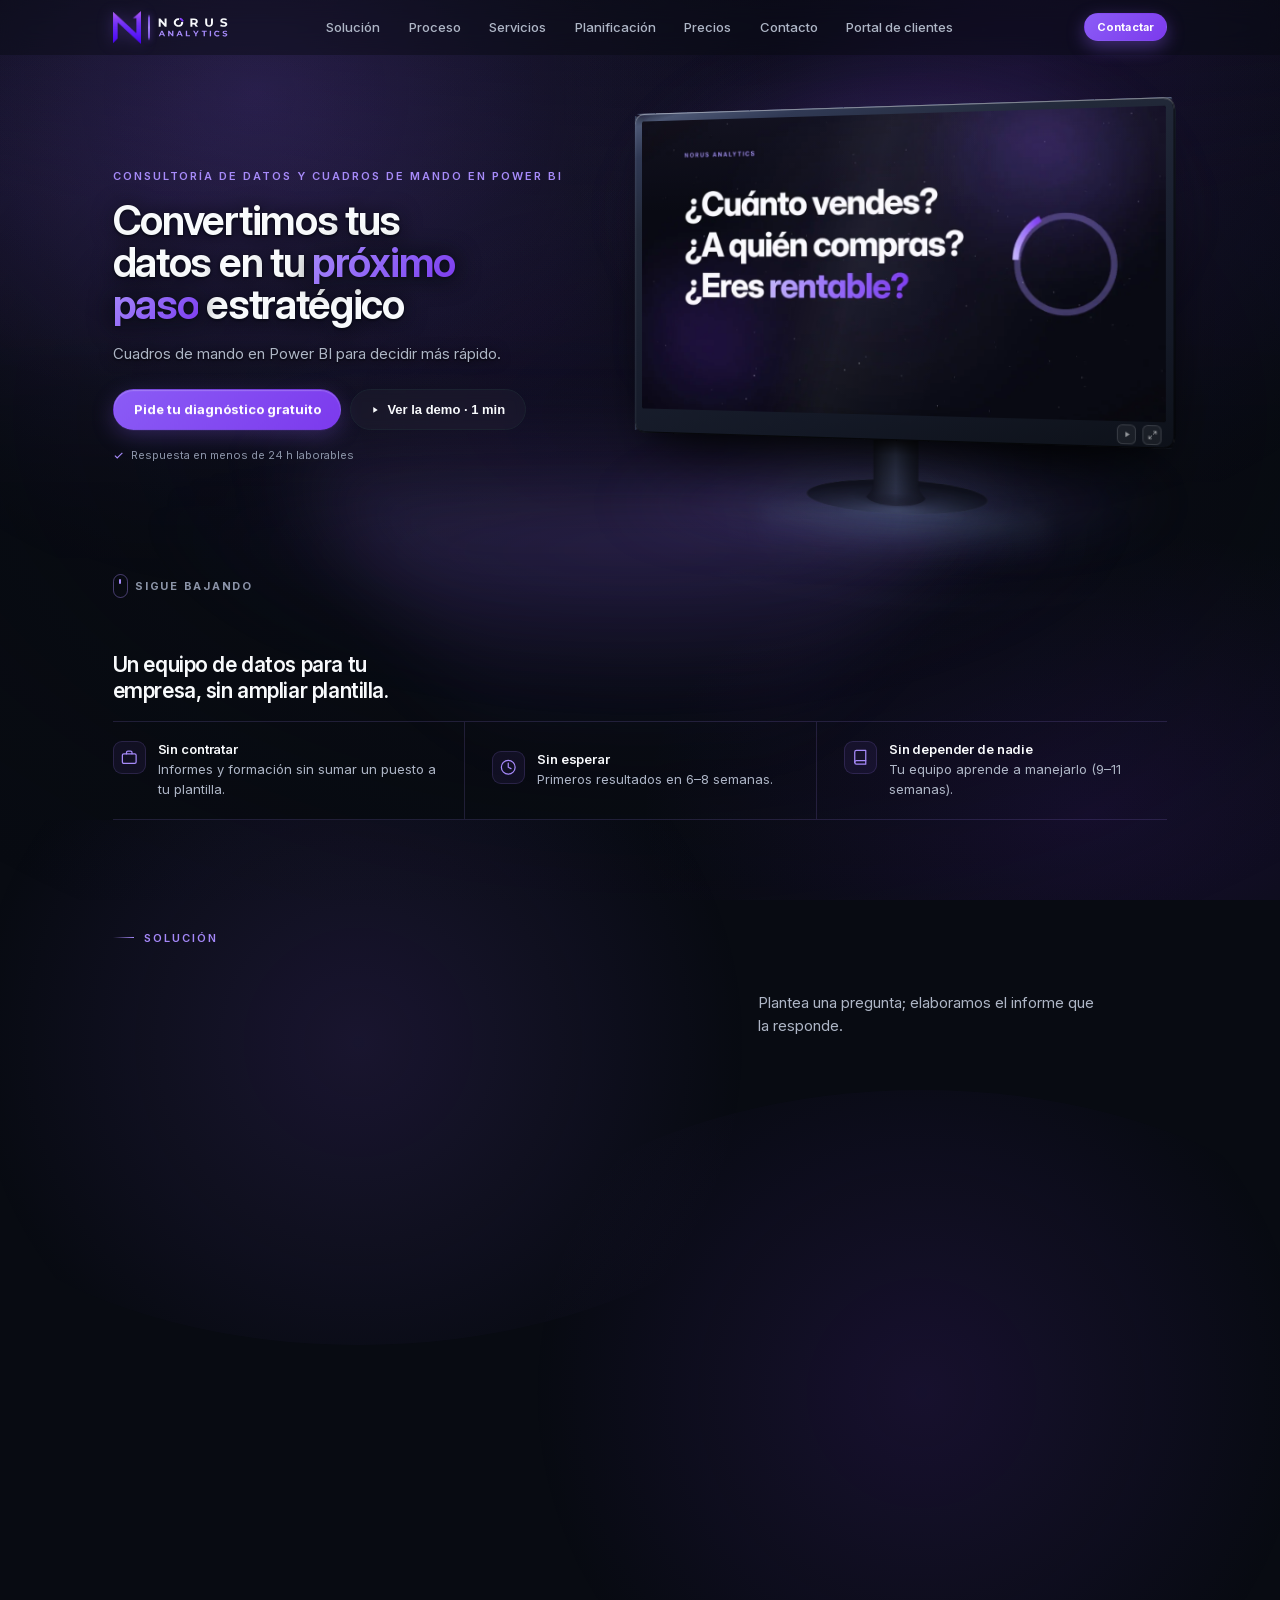
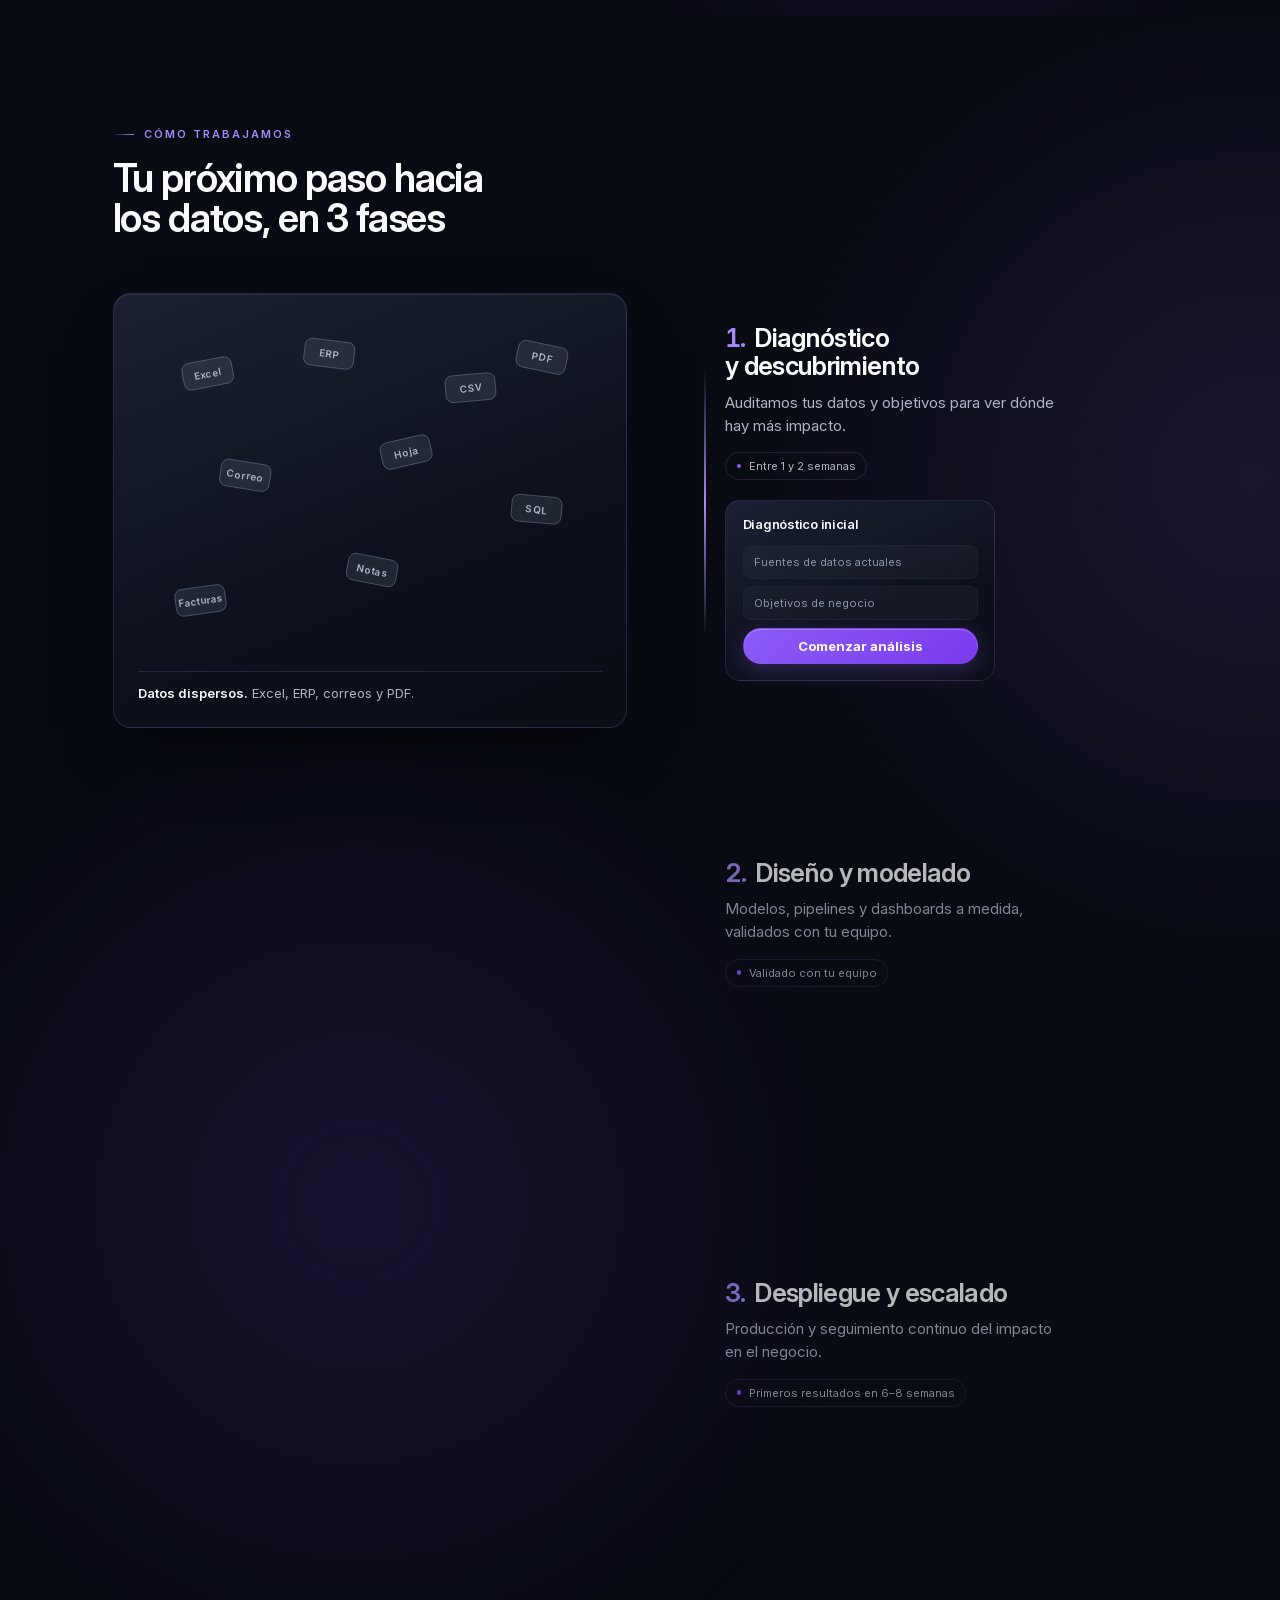
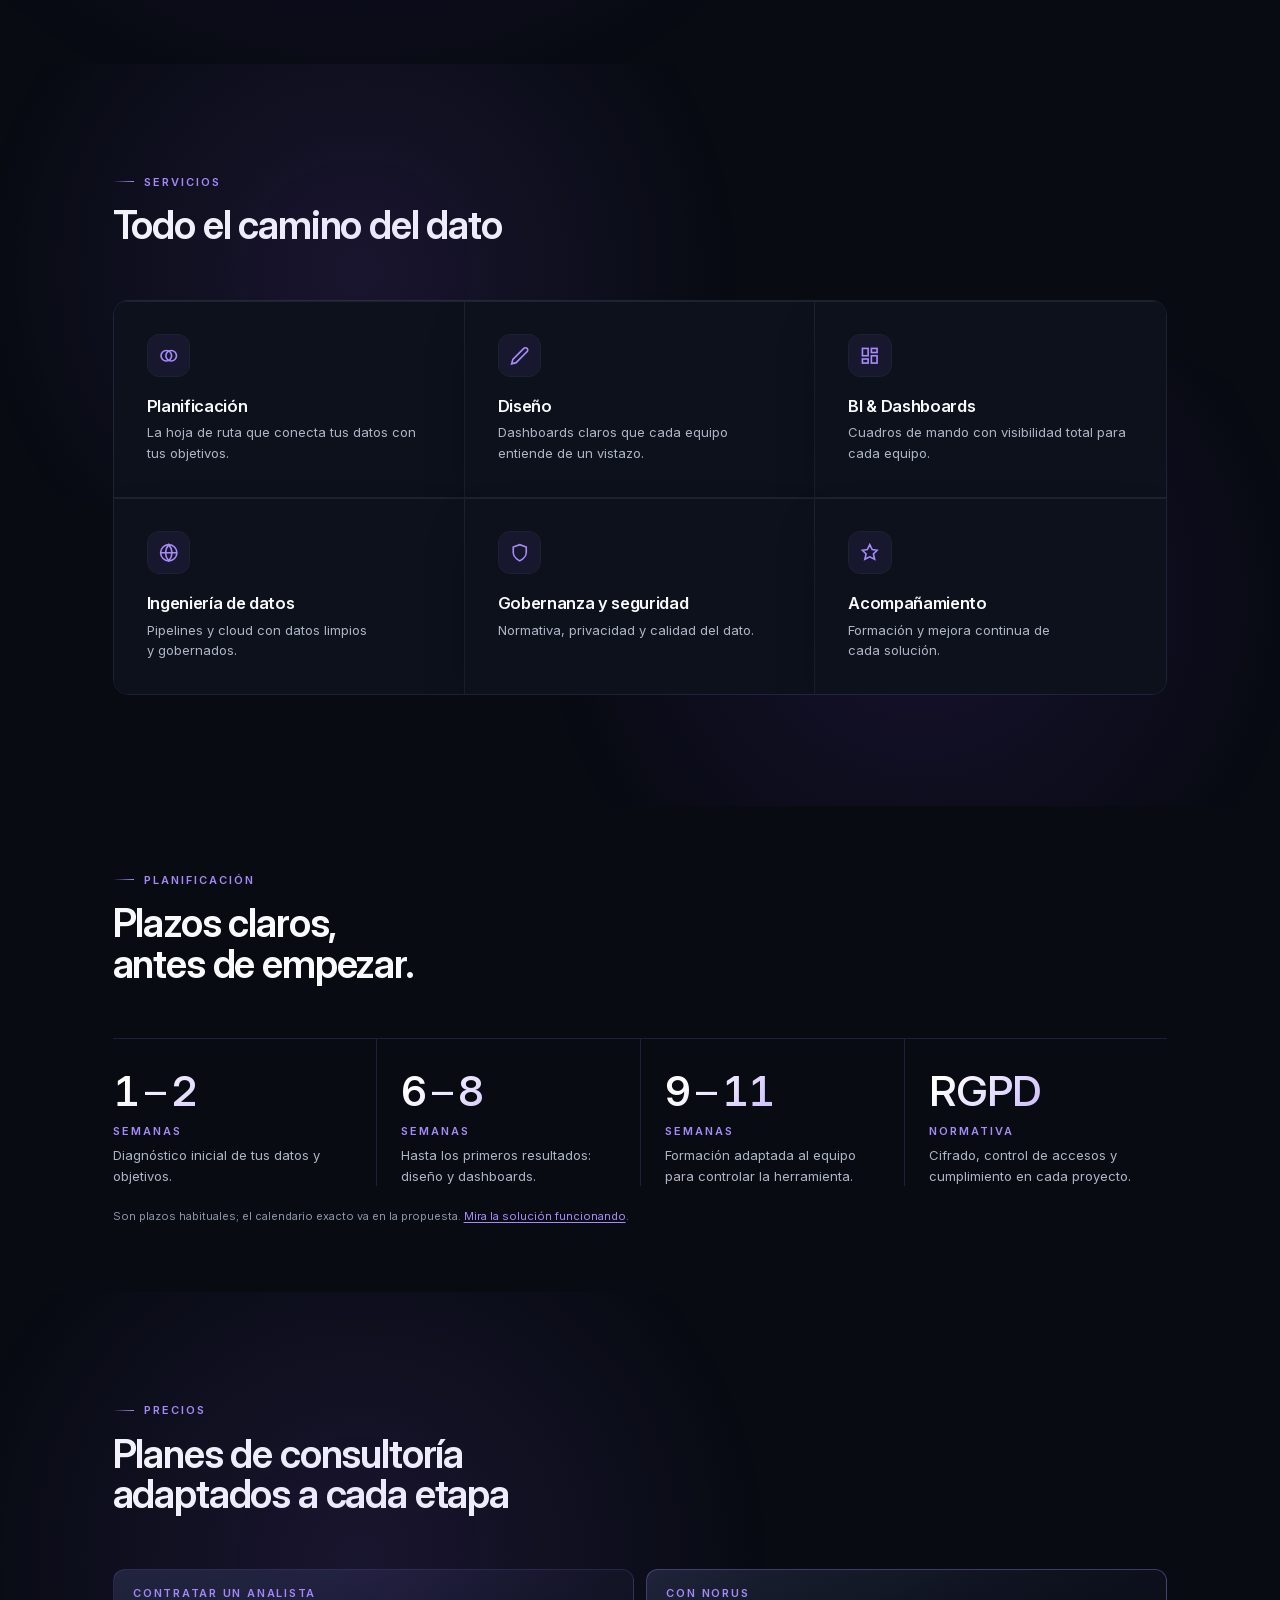
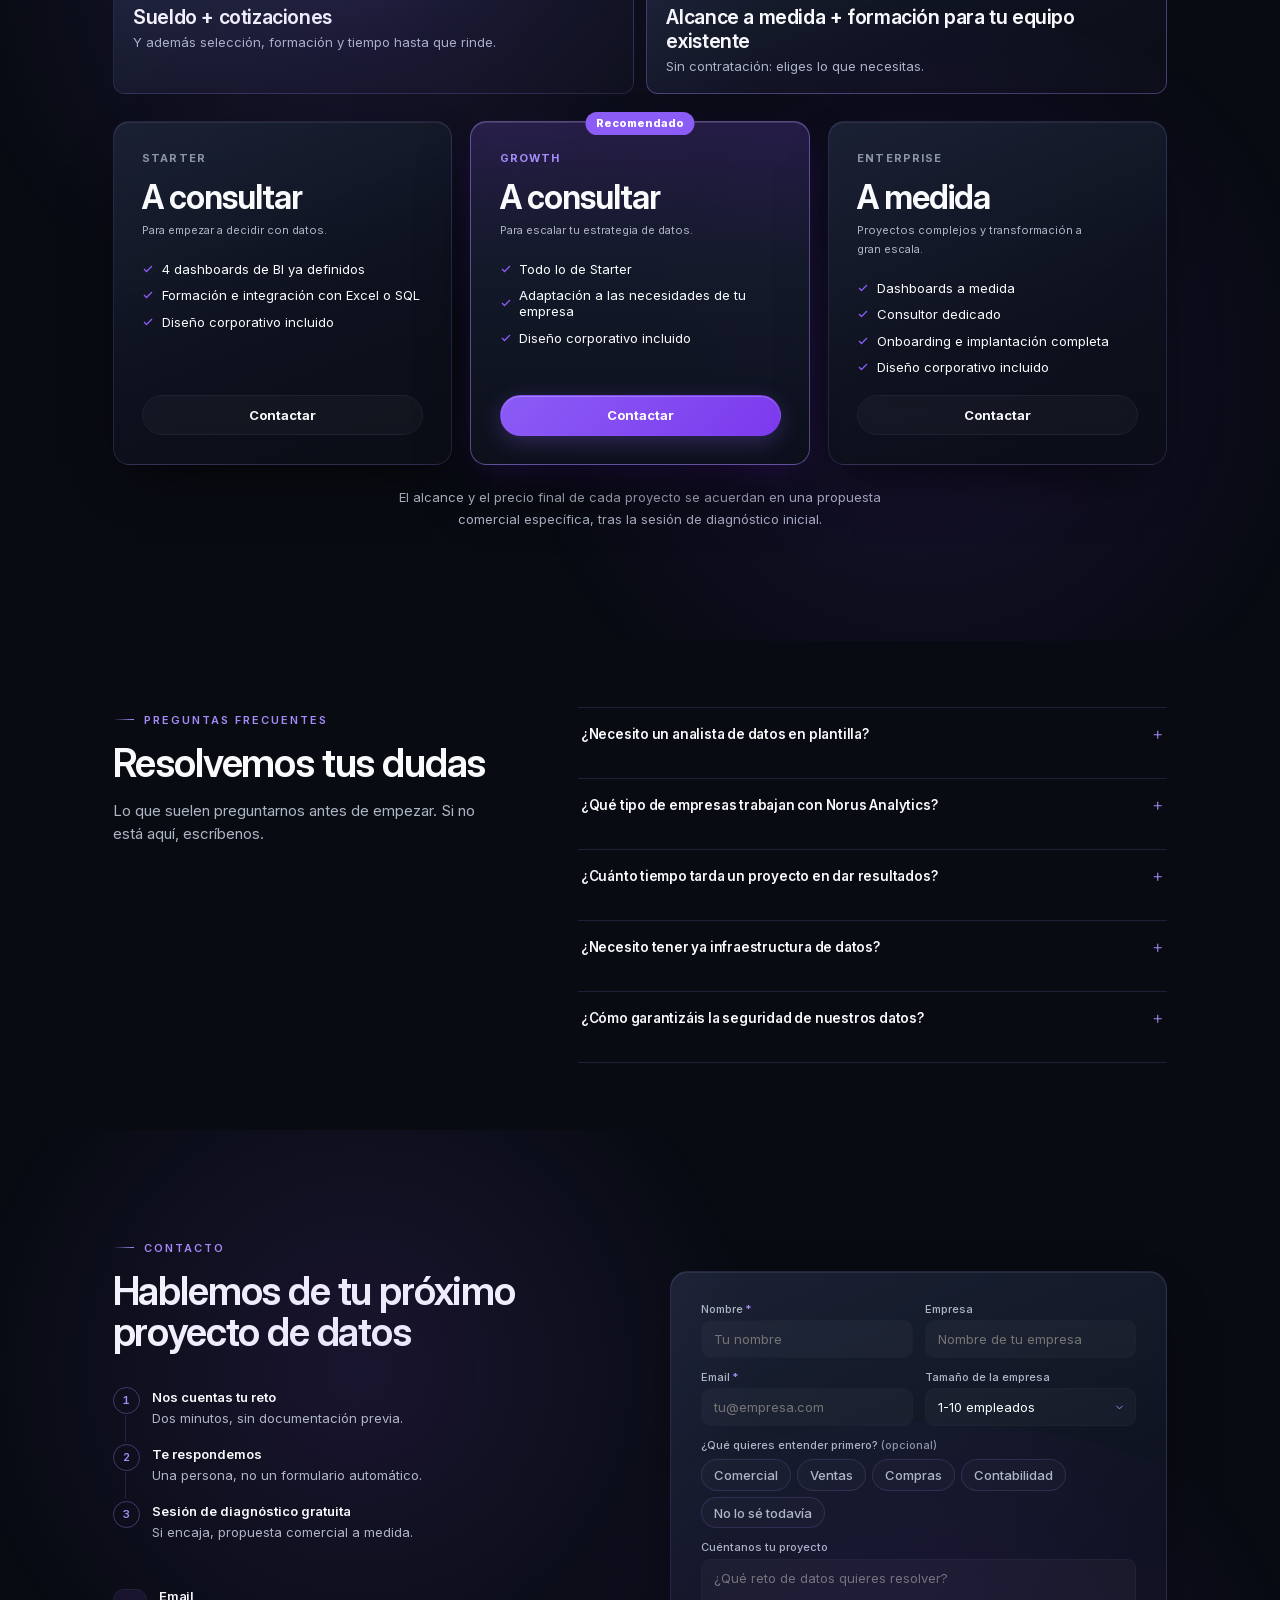
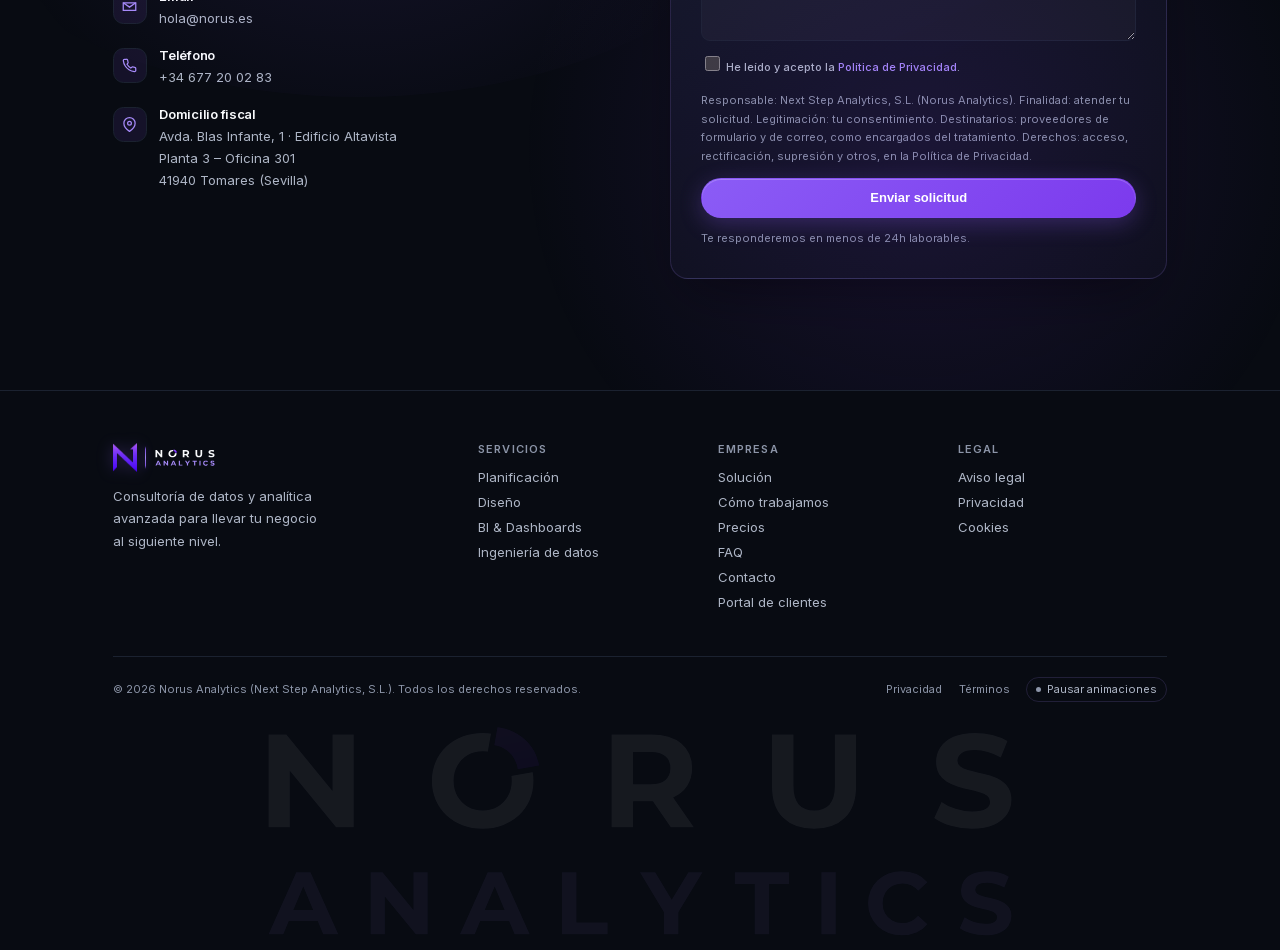
<file: index.html>
<!DOCTYPE html>
<html lang="es">
<head>
<meta charset="UTF-8" />
<meta http-equiv="Content-Security-Policy" content="default-src 'self'; script-src 'self'; style-src 'self' 'unsafe-inline'; font-src 'self'; img-src 'self' data:; media-src 'self'; connect-src 'self' https://formspree.io; form-action 'self' https://formspree.io; object-src 'none'; base-uri 'self'" />
<meta name="viewport" content="width=device-width, initial-scale=1.0" />
<title>Norus Analytics — Consultoría de datos y Power BI</title>
<meta name="description" content="Cuadros de mando en Power BI para ventas, compras y contabilidad, con consultoría de datos a medida. Diagnóstico inicial gratuito." />
<meta name="robots" content="index, follow, max-image-preview:large" />
<link rel="alternate" hreflang="es" href="https://norus.es/" />

<noscript><style>.reveal,.wi{opacity:1!important;transform:none!important}</style></noscript>

<link rel="canonical" href="https://norus.es/" />

<meta property="og:type" content="website" />
<meta property="og:site_name" content="Norus Analytics" />
<meta property="og:locale" content="es_ES" />
<meta property="og:title" content="Norus Analytics — Consultoría de datos y Power BI" />
<meta property="og:description" content="Convertimos tus datos en tu próximo paso estratégico. Cuadros de mando en Power BI para ventas, compras y contabilidad, con diagnóstico inicial gratuito." />
<meta property="og:url" content="https://norus.es/" />
<meta property="og:image" content="https://norus.es/assets/img/og-cover.png" />
<meta property="og:image:width" content="1200" />
<meta property="og:image:height" content="630" />
<meta property="og:image:alt" content="Norus Analytics: convertimos tus datos en tu próximo paso estratégico" />
<meta name="twitter:card" content="summary_large_image" />
<meta name="twitter:title" content="Norus Analytics — Consultoría de datos y Power BI" />
<meta name="twitter:description" content="Convertimos tus datos en tu próximo paso estratégico. Cuadros de mando en Power BI para ventas, compras y contabilidad, con diagnóstico inicial gratuito." />
<meta name="twitter:image" content="https://norus.es/assets/img/og-cover.png" />

<meta name="theme-color" content="#080B12" />

<link rel="icon" href="assets/img/favicon-32.png" sizes="32x32" type="image/png" />
<link rel="icon" href="assets/img/favicon-64.png" sizes="64x64" type="image/png" />
<link rel="apple-touch-icon" href="assets/img/favicon-180.png" />

<link rel="preload" href="assets/fonts/inter-4-latin.woff2" as="font" type="font/woff2" crossorigin />
<link rel="stylesheet" href="assets/css/norus-web.min.css?v=8898e055" />
<script src="assets/js/norus-motion-pref.js?v=bc20a410"></script>

<script type="application/ld+json">
{
  "@context": "https://schema.org",
  "@graph": [
    {
      "@type": "Organization",
      "@id": "https://norus.es/#org",
      "name": "Norus Analytics",
      "legalName": "Next Step Analytics, S.L.",
      "slogan": "Convertimos tus datos en tu próximo paso estratégico",
      "url": "https://norus.es/",
      "logo": "https://norus.es/assets/img/favicon-512.png",
      "email": "hola@norus.es",
      "telephone": "+34677200283",
      "address": {
        "@type": "PostalAddress",
        "streetAddress": "Avda. Blas Infante, 1, Edificio Altavista, Planta 3, Oficina 301",
        "postalCode": "41940",
        "addressLocality": "Tomares",
        "addressRegion": "Sevilla",
        "addressCountry": "ES"
      }
    },
    {
      "@type": "WebSite",
      "@id": "https://norus.es/#web",
      "url": "https://norus.es/",
      "name": "Norus Analytics",
      "alternateName": "Norus",
      "inLanguage": "es-ES",
      "publisher": { "@id": "https://norus.es/#org" }
    },
    {
      "@type": "ProfessionalService",
      "@id": "https://norus.es/#service",
      "name": "Norus Analytics",
      "url": "https://norus.es/",
      "description": "Cuadros de mando en Power BI para ventas, compras y contabilidad, con consultoría de datos, ingeniería de datos y gobernanza del dato.",
      "serviceType": ["Consultoría de datos", "Cuadros de mando en Power BI", "Business Intelligence", "Ingeniería de datos", "Gobernanza del dato"],
      "knowsAbout": ["Power BI", "Business Intelligence", "SQL Server", "Excel"],
      "telephone": "+34677200283",
      "email": "hola@norus.es",
      "address": {
        "@type": "PostalAddress",
        "streetAddress": "Avda. Blas Infante, 1, Edificio Altavista, Planta 3, Oficina 301",
        "postalCode": "41940",
        "addressLocality": "Tomares",
        "addressRegion": "Sevilla",
        "addressCountry": "ES"
      },
      "areaServed": { "@type": "Country", "name": "España" },
      "provider": { "@id": "https://norus.es/#org" }
    }
  ]
}
</script>
</head>
<body>
<a class="skip-link" href="#contenido">Saltar al contenido</a>

<div id="vantaBg" class="vanta-bg"></div>
<div class="bg-scrim" aria-hidden="true"></div>

<div class="preloader" id="preloader">
  <div class="preloader-mark">
    <img src="assets/img/logo-preloader-1100.webp" alt="Norus Analytics"
         class="preloader-logo" width="660" height="431" fetchpriority="high" />
  </div>
  <div class="preloader-bar"><span id="preloaderFill"></span></div>
</div>

<nav class="navbar" id="navbar" aria-label="Principal">
  <div class="container nav-inner">
    <a href="#home" class="brand" aria-label="Norus Analytics">
      <img src="assets/img/logo-mark-140.webp" alt="Símbolo de Norus Analytics" class="brand-mark" width="38" height="44" />
      <span class="brand-divider" aria-hidden="true"></span>
      <img src="assets/img/logo-palabra.svg" alt="Norus Analytics" class="brand-palabra" width="588" height="185" />
    </a>

    <div class="nav-links">
      <a href="#solucion" data-nav="solucion">Solución</a>
      <a href="#proceso" data-nav="proceso">Proceso</a>
      <a href="#servicios" data-nav="servicios">Servicios</a>
      <a href="#planificacion" data-nav="planificacion">Planificación</a>
      <a href="#precios" data-nav="precios">Precios</a>
      <a href="#contacto" data-nav="contacto">Contacto</a>
      <a href="https://clientes.norus.es">Portal de clientes</a>
    </div>

    <div class="nav-cta">
      <a href="#contacto" class="btn btn-primary btn-sm magnetic-btn">Contactar</a>
      <button class="nav-toggle" id="navToggle" aria-label="Abrir menú"
              aria-expanded="false" aria-controls="mobileMenu">
        <svg width="20" height="20" viewBox="0 0 24 24" fill="none" stroke="currentColor" stroke-width="2"><line x1="3" y1="6" x2="21" y2="6"/><line x1="3" y1="12" x2="21" y2="12"/><line x1="3" y1="18" x2="21" y2="18"/></svg>
      </button>
    </div>

    <div class="mobile-menu" id="mobileMenu" data-lenis-prevent>
      <a href="#solucion">Solución</a>
      <a href="#proceso">Proceso</a>
      <a href="#servicios">Servicios</a>
      <a href="#planificacion">Planificación</a>
      <a href="#precios">Precios</a>
      <a href="#faq">FAQ</a>
      <a href="#contacto">Contacto</a>
      <a href="https://clientes.norus.es">Portal de clientes</a>
    </div>
  </div>
  <span class="nav-progress" id="navProgress" aria-hidden="true"></span>
</nav>

<main id="contenido">
<header class="hero" id="home">
  <div class="hero-bg"></div>
  <div class="container">
    <div class="hero-split">

      <div class="hero-copy">
        <h1 data-split><span class="h1-kicker">Consultoría de datos y cuadros de mando en Power BI</span><span class="sr-only">: </span> Convertimos tus datos en tu <span class="accent">próximo paso</span> estratégico</h1>
        <p class="lead reveal" style="--rd:0">Cuadros de mando en Power BI para decidir más rápido.</p>

        <div class="hero-cta reveal" style="--rd:1">
          <a href="#contacto" class="btn btn-primary magnetic-btn">Pide tu diagnóstico gratuito</a>
          <button type="button" class="btn btn-ghost btn-demo" data-demo-open data-demo-t="0">
            <svg class="btn-ico" viewBox="0 0 24 24" fill="currentColor" aria-hidden="true"><path d="M8 5v14l11-7z"/></svg>
            Ver la demo · 1 min
          </button>
        </div>

        <p class="hero-trust reveal" style="--rd:2">
          <svg viewBox="0 0 24 24" fill="none" stroke="currentColor" stroke-width="2.4" aria-hidden="true"><path d="M20 6L9 17l-5-5"/></svg>
          Respuesta en menos de 24 h laborables
        </p>
      </div>

      <div class="hero-rig" id="heroRig">
        <div class="rig-stage">
          <div class="rig-glow" aria-hidden="true"></div>

          <div class="rig-scene">
            <div class="panel">
              <span class="panel-face panel-top" aria-hidden="true"></span>
              <span class="panel-face panel-bottom" aria-hidden="true"></span>
              <span class="panel-face panel-left" aria-hidden="true"></span>
              <span class="panel-face panel-right" aria-hidden="true"></span>
              <span class="panel-back" aria-hidden="true"></span>
              <span class="panel-hump" aria-hidden="true"></span>

              <div class="panel-front">
                <div class="monitor-screen">
                  <video id="heroVideo" class="monitor-video"
                         src="assets/video/norus-corporativo.mp4?v=1"
                         poster="assets/img/corporativo-poster.webp"
                         preload="metadata" autoplay muted loop playsinline></video>
                  <span class="screen-sheen" aria-hidden="true"></span>
                  <span class="screen-env" aria-hidden="true"></span>
                  <span class="screen-vignette" aria-hidden="true"></span>
                </div>
                <div class="monitor-chin">
                  <button class="chin-btn" id="heroVideoToggle" type="button" data-state="playing" aria-label="Pausar la demostración">
                    <svg class="ico-pause" viewBox="0 0 24 24" fill="currentColor" aria-hidden="true"><rect x="6" y="5" width="4" height="14" rx="1"/><rect x="14" y="5" width="4" height="14" rx="1"/></svg>
                    <svg class="ico-play" viewBox="0 0 24 24" fill="currentColor" aria-hidden="true"><path d="M8 5v14l11-7z"/></svg>
                  </button>
                  <button class="chin-btn" type="button" data-demo-open aria-label="Ver la demostración a pantalla completa">
                    <svg viewBox="0 0 24 24" fill="none" stroke="currentColor" stroke-width="2.4" stroke-linecap="round" stroke-linejoin="round" aria-hidden="true"><path d="M15 3h6v6M9 21H3v-6M21 3l-7 7M3 21l7-7"/></svg>
                  </button>
                </div>
              </div>
            </div>

            <div class="stand" aria-hidden="true">
              <span class="stand-base"><i></i></span>
              <span class="stand-neck"><i></i></span>
            </div>

            <span class="rig-table" aria-hidden="true"></span>
          </div>
        </div>
      </div>

    </div>

    <a class="hero-scroll" href="#servicios">
      <span class="hs-rail" aria-hidden="true"></span>
      Sigue bajando
    </a>
  </div>
</header>

<dialog class="demo-modal" id="demoModal" aria-labelledby="demoModalTitle">
  <div class="demo-modal-head">
    <div>
      <h2 id="demoModalTitle">Sistema de Inteligencia · demostración con Power BI</h2>
      <p>Informe comercial, ventas, compras y contable construido por Norus Analytics.</p>
    </div>
    <button type="button" class="demo-close" aria-label="Cerrar la demostración">
      <svg width="18" height="18" viewBox="0 0 24 24" fill="none" stroke="currentColor" stroke-width="2.2"><path d="M18 6L6 18M6 6l12 12"/></svg>
    </button>
  </div>
  <div class="demo-chapters" role="group" aria-label="Ir a un informe">
    <button type="button" data-t="12" aria-pressed="false">Comercial</button>
    <button type="button" data-t="20" aria-pressed="false">Ventas</button>
    <button type="button" data-t="28" aria-pressed="false">Compras</button>
    <button type="button" data-t="36" aria-pressed="false">Contable</button>
  </div>
  <video id="demoModalVideo" src="assets/video/norus-corporativo.mp4?v=1" poster="assets/img/corporativo-poster.webp" preload="none" controls playsinline></video>
</dialog>

<div class="scroll-funnel" aria-hidden="true">
  <span class="sf-beam"></span>
  <span class="sf-haze"></span>
</div>

<section class="ventajas" aria-labelledby="ventajas-t">
  <div class="container">
    <h2 class="ventajas-t" id="ventajas-t">Un equipo de datos para tu empresa, sin ampliar plantilla.</h2>
    <ul class="ventajas-list" data-stagger>
      <li><span class="v-ico" aria-hidden="true"><svg width="22" height="22" viewBox="0 0 24 24" fill="none" stroke="currentColor" stroke-width="1.8" stroke-linecap="round" stroke-linejoin="round"><rect x="2" y="7" width="20" height="14" rx="2"/><path d="M16 7V5a2 2 0 0 0-2-2h-4a2 2 0 0 0-2 2v2"/></svg></span><b>Sin contratar</b><span>Informes y formación sin sumar un puesto a tu plantilla.</span></li>
      <li><span class="v-ico" aria-hidden="true"><svg width="22" height="22" viewBox="0 0 24 24" fill="none" stroke="currentColor" stroke-width="1.8" stroke-linecap="round" stroke-linejoin="round"><circle cx="12" cy="12" r="10"/><path d="M12 6v6l4 2"/></svg></span><b>Sin esperar</b><span>Primeros resultados en 6–8 semanas.</span></li>
      <li><span class="v-ico" aria-hidden="true"><svg width="22" height="22" viewBox="0 0 24 24" fill="none" stroke="currentColor" stroke-width="1.8" stroke-linecap="round" stroke-linejoin="round"><path d="M4 19.5A2.5 2.5 0 0 1 6.5 17H20"/><path d="M6.5 2H20v20H6.5A2.5 2.5 0 0 1 4 19.5v-15A2.5 2.5 0 0 1 6.5 2z"/></svg></span><b>Sin depender de nadie</b><span>Tu equipo aprende a manejarlo (9–11 semanas).</span></li>
    </ul>
  </div>
</section>

<section class="section" id="solucion" aria-labelledby="solucion-t">
  <div class="section-glow"><span class="g1"></span><span class="g2"></span></div>
  <div class="container">
    <header class="sec-head">
      <div class="eyebrow">Solución</div>
      <h2 class="h2" id="solucion-t" data-split>Las preguntas de tu negocio, resueltas con datos.</h2>
      <div class="sec-side">
        <p>Plantea una pregunta; elaboramos el informe que la responde.</p>
      </div>
    </header>

    <div class="explorer reveal" data-explorer>
      <div class="explorer-tabs" role="tablist" aria-label="Preguntas y sus informes">
        <button class="et" role="tab" id="et-comercial" aria-selected="true" aria-controls="shot-comercial" data-t="12">
          <span class="et-n">Informe comercial</span>
          <span class="et-q">¿Cuántos presupuestos se convierten en factura, y quién los cierra?</span>
          <span class="et-d"><span>Realiza un seguimiento de la actividad comercial, las ofertas pendientes y aprobadas, la contribución de nuestros comerciales a las ventas y la detección de posibles demoras en el proceso de venta.</span></span>
        </button>
        <button class="et" role="tab" id="et-ventas" aria-selected="false" aria-controls="shot-ventas" tabindex="-1" data-t="20">
          <span class="et-n">Informe de ventas</span>
          <span class="et-q">¿Qué artículos y qué clientes me dejan más margen?</span>
          <span class="et-d"><span>Analiza la rentabilidad de los artículos y detecta cuáles son los que mayor ganancia aportan a la empresa. Permite visualizar tanto el volumen como el peso de cada cliente respecto a las ventas totales.</span></span>
        </button>
        <button class="et" role="tab" id="et-compras" aria-selected="false" aria-controls="shot-compras" tabindex="-1" data-t="28">
          <span class="et-n">Informe de compras</span>
          <span class="et-q">¿A quién compro, a qué precio y cómo evoluciona?</span>
          <span class="et-d"><span>Analiza los costes actuales comparándolos con el mes y año anterior, los proveedores con más peso dentro de la empresa y la variación del precio medio de compra.</span></span>
        </button>
        <button class="et" role="tab" id="et-contable" aria-selected="false" aria-controls="shot-contable" tabindex="-1" data-t="36">
          <span class="et-n">Informe contable</span>
          <span class="et-q">¿Es rentable mi negocio?</span>
          <span class="et-d"><span>Analizamos el EBITDA para conocer la rentabilidad de la actividad principal de la empresa, teniendo en cuenta los ingresos y los gastos de explotación, antes de considerar intereses, impuestos, depreciaciones y amortizaciones.</span></span>
        </button>
      </div>

      <div class="explorer-stage">
        <div class="shots">
          <figure class="shot is-active" role="tabpanel" id="shot-comercial" aria-labelledby="et-comercial">
            <img src="assets/img/informe-comercial.webp?v=2" width="1260" height="708" loading="lazy" decoding="async"
                 alt="Informe comercial: presupuestos totales, aprobados y pendientes; facturación y conversión por comercial; y evolución de presupuesto frente a factura." />
          </figure>
          <figure class="shot" role="tabpanel" id="shot-ventas" aria-labelledby="et-ventas">
            <img src="assets/img/informe-ventas.webp?v=2" width="1260" height="708" loading="lazy" decoding="async"
                 alt="Informe de ventas: ventas del año seleccionado, top 10 de artículos con margen, ventas por familia e histórico de importe total de ventas." />
          </figure>
          <figure class="shot" role="tabpanel" id="shot-compras" aria-labelledby="et-compras">
            <img src="assets/img/informe-compras.webp?v=2" width="1260" height="708" loading="lazy" decoding="async"
                 alt="Informe de compras: precio medio por mes y año, compras por proveedor y artículo, por familia, y evolución del precio de compra." />
          </figure>
          <figure class="shot" role="tabpanel" id="shot-contable" aria-labelledby="et-contable">
            <img src="assets/img/informe-contable.webp?v=2" width="1260" height="708" loading="lazy" decoding="async"
                 alt="Informe contable: ventas, margen bruto, EBITDA, margen EBITDA y resultado neto, con el desglose de la variación del EBITDA." />
          </figure>
        </div>
        <div class="shot-bar">
          <p class="shot-note">Demostración con datos ficticios.</p>
          <button type="button" class="btn btn-ghost shot-open" data-demo-open data-demo-t="12" id="shotOpen">
            <svg class="btn-ico" viewBox="0 0 24 24" fill="currentColor" aria-hidden="true"><path d="M8 5v14l11-7z"/></svg>
            Ver este informe en vídeo
          </button>
        </div>
      </div>
    </div>
  </div>
</section>

<section class="section" id="proceso" aria-labelledby="proceso-t">
  <div class="section-glow"><span class="g1" style="left:60%; top:-10%;"></span><span class="g2" style="left:-10%; right:auto;"></span></div>
  <div class="container">
    <header class="sec-head">
      <div class="eyebrow">Cómo trabajamos</div>
      <h2 class="h2" id="proceso-t" data-split>Tu próximo paso hacia los datos, en 3 fases</h2>
    </header>

    <div class="journey" id="journey" data-act="3">
      <div class="journey-stage" aria-hidden="true">
        <svg class="jv" viewBox="0 0 520 380" focusable="false">
          <path class="ln" style="--i:0" pathLength="1" d="M104,72 C180,72 184,112 232,112"/>
          <path class="ln" style="--i:1" pathLength="1" d="M104,152 C180,152 184,112 232,112"/>
          <path class="ln" style="--i:2" pathLength="1" d="M104,232 C180,232 184,192 232,192"/>
          <path class="ln" style="--i:3" pathLength="1" d="M104,312 C180,312 184,272 232,272"/>
          <path class="ln" style="--i:4" pathLength="1" d="M288,112 C360,112 364,152 416,152"/>
          <path class="ln" style="--i:5" pathLength="1" d="M288,192 C360,192 364,152 416,152"/>
          <path class="ln" style="--i:6" pathLength="1" d="M288,192 C360,192 364,232 416,232"/>
          <path class="ln" style="--i:7" pathLength="1" d="M288,272 C360,272 364,232 416,232"/>

          <line class="base" x1="30" y1="332" x2="490" y2="332"/>
          <line class="tgt" x1="30" y1="188" x2="490" y2="188"/>
          <text class="lbl" x="30" y="178">OBJETIVO</text>
          <rect class="bar" style="--i:0" x="41"  y="260" width="30" height="70"  rx="4"/>
          <rect class="bar" style="--i:1" x="92"  y="222" width="30" height="108" rx="4"/>
          <rect class="bar" style="--i:2" x="143" y="238" width="30" height="92"  rx="4"/>
          <rect class="bar" style="--i:3" x="194" y="184" width="30" height="146" rx="4"/>
          <rect class="bar" style="--i:4" x="245" y="202" width="30" height="128" rx="4"/>
          <rect class="bar" style="--i:5" x="296" y="148" width="30" height="182" rx="4"/>
          <rect class="bar" style="--i:6" x="347" y="170" width="30" height="160" rx="4"/>
          <rect class="bar peak" style="--i:7" x="398" y="108" width="30" height="222" rx="4"/>
          <rect class="bar" style="--i:8" x="449" y="130" width="30" height="200" rx="4"/>

          <g class="n" style="--i:0; --x1:78;  --y1:62;  --r1:-11deg; --x2:76;  --y2:72;  --x3:56;  --y3:256">
            <rect class="nr" x="-28" y="-15" width="56" height="30" rx="8"/><text class="nt t1">Excel</text><text class="nt t2">Ventas</text></g>
          <g class="n" style="--i:1; --x1:214; --y1:40;  --r1:7deg;   --x2:76;  --y2:152; --x3:107; --y3:218">
            <rect class="nr" x="-28" y="-15" width="56" height="30" rx="8"/><text class="nt t1">ERP</text><text class="nt t2">Compras</text></g>
          <g class="n" style="--i:2; --x1:372; --y1:78;  --r1:-5deg;  --x2:76;  --y2:232; --x3:158; --y3:234">
            <rect class="nr" x="-28" y="-15" width="56" height="30" rx="8"/><text class="nt t1">CSV</text><text class="nt t2">Clientes</text></g>
          <g class="n" style="--i:3; --x1:452; --y1:44;  --r1:12deg;  --x2:76;  --y2:312; --x3:209; --y3:180">
            <rect class="nr" x="-28" y="-15" width="56" height="30" rx="8"/><text class="nt t1">PDF</text><text class="nt t2">Contab.</text></g>
          <g class="n" style="--i:4; --x1:120; --y1:176; --r1:9deg;   --x2:260; --y2:112; --x3:260; --y3:198">
            <rect class="nr" x="-28" y="-15" width="56" height="30" rx="8"/><text class="nt t1">Correo</text><text class="nt t2">Modelo</text></g>
          <g class="n" style="--i:5; --x1:300; --y1:150; --r1:-13deg; --x2:260; --y2:192; --x3:311; --y3:144">
            <rect class="nr" x="-28" y="-15" width="56" height="30" rx="8"/><text class="nt t1">Hoja</text><text class="nt t2">Reglas</text></g>
          <g class="n" style="--i:6; --x1:446; --y1:214; --r1:5deg;   --x2:260; --y2:272; --x3:362; --y3:166">
            <rect class="nr" x="-28" y="-15" width="56" height="30" rx="8"/><text class="nt t1">SQL</text><text class="nt t2">Calidad</text></g>
          <g class="n" style="--i:7; --x1:70;  --y1:316; --r1:-8deg;  --x2:444; --y2:152; --x3:413; --y3:104">
            <rect class="nr" x="-28" y="-15" width="56" height="30" rx="8"/><text class="nt t1">Facturas</text><text class="nt t2">KPIs</text></g>
          <g class="n" style="--i:8; --x1:262; --y1:282; --r1:11deg;  --x2:444; --y2:232; --x3:464; --y3:126">
            <rect class="nr" x="-28" y="-15" width="56" height="30" rx="8"/><text class="nt t1">Notas</text><text class="nt t2">Informe</text></g>
        </svg>
        <div class="jv-cap">
          <span data-cap="1"><b>Datos dispersos.</b> Excel, ERP, correos y PDF.</span>
          <span data-cap="2"><b>Modelo conectado.</b> Fuentes unificadas con reglas de negocio.</span>
          <span data-cap="3"><b>Decisión.</b> Un cuadro de mando siempre al día.</span>
        </div>
      </div>

      <ol class="journey-steps">
        <li class="jstep" data-act="1">
          <h3><span class="jn">1.</span> Diagnóstico y descubrimiento</h3>
          <p>Auditamos tus datos y objetivos para ver dónde hay más impacto.</p>
          <span class="j-meta">Entre 1 y 2 semanas</span>
          <div class="mock-panel">
            <h4 style="font-size:max(13px, 0.875rem); margin-bottom:1.125rem; color:#F8FAFC;">Diagnóstico inicial</h4>
            <label class="sr-only" for="diagFuentes">Fuentes de datos actuales</label>
            <input type="text" class="mock-field" id="diagFuentes" placeholder="Fuentes de datos actuales" autocomplete="off" />
            <label class="sr-only" for="diagObjetivos">Objetivos de negocio</label>
            <input type="text" class="mock-field" id="diagObjetivos" placeholder="Objetivos de negocio" autocomplete="off" />
            <a href="#contacto" class="btn btn-primary btn-block magnetic-btn" style="padding:0.75rem;" id="diagStartBtn">Comenzar análisis</a>
          </div>
        </li>
        <li class="jstep" data-act="2">
          <h3><span class="jn">2.</span> Diseño y modelado</h3>
          <p>Modelos, pipelines y dashboards a medida, validados con tu equipo.</p>
          <span class="j-meta">Validado con tu equipo</span>
        </li>
        <li class="jstep" data-act="3">
          <h3><span class="jn">3.</span> Despliegue y escalado</h3>
          <p>Producción y seguimiento continuo del impacto en el negocio.</p>
          <span class="j-meta">Primeros resultados en 6–8 semanas</span>
        </li>
      </ol>
    </div>
  </div>
</section>

<section class="section" id="servicios">
  <div class="section-glow"><span class="g1"></span><span class="g2"></span></div>
  <div class="container">
    <header class="sec-head">
      <div class="eyebrow">Servicios</div>
      <h2 class="h2" data-split>Todo el camino del dato</h2>
    </header>

    <div class="card-grid" data-stagger data-carousel="Servicios">
      <div class="card" data-spot>
        <div class="card-icon">
          <svg width="26" height="26" viewBox="0 0 24 24" fill="none" stroke="currentColor" stroke-width="2"><circle cx="9" cy="12" r="6.5"/><circle cx="15" cy="12" r="6.5"/></svg>
        </div>
        <h3>Planificación</h3>
        <p>La hoja de ruta que conecta tus datos con tus objetivos.</p>
      </div>
      <div class="card" data-spot>
        <div class="card-icon">
          <svg width="26" height="26" viewBox="0 0 24 24" fill="none" stroke="currentColor" stroke-width="2"><path d="M17 3a2.828 2.828 0 1 1 4 4L7.5 20.5 2 22l1.5-5.5L17 3z"/></svg>
        </div>
        <h3>Diseño</h3>
        <p>Dashboards claros que cada equipo entiende de un vistazo.</p>
      </div>
      <div class="card" data-spot>
        <div class="card-icon">
          <svg width="26" height="26" viewBox="0 0 24 24" fill="none" stroke="currentColor" stroke-width="2"><rect x="3" y="3" width="7" height="9"/><rect x="14" y="3" width="7" height="5"/><rect x="14" y="12" width="7" height="9"/><rect x="3" y="16" width="7" height="5"/></svg>
        </div>
        <h3>BI &amp; Dashboards</h3>
        <p>Cuadros de mando con visibilidad total para cada equipo.</p>
      </div>
      <div class="card" data-spot>
        <div class="card-icon">
          <svg width="26" height="26" viewBox="0 0 24 24" fill="none" stroke="currentColor" stroke-width="2"><circle cx="12" cy="12" r="10"/><path d="M2 12h20M12 2c2.5 3 4 7 4 10s-1.5 7-4 10c-2.5-3-4-7-4-10s1.5-7 4-10z"/></svg>
        </div>
        <h3>Ingeniería de datos</h3>
        <p>Pipelines y cloud con datos limpios y gobernados.</p>
      </div>
      <div class="card" data-spot>
        <div class="card-icon">
          <svg width="26" height="26" viewBox="0 0 24 24" fill="none" stroke="currentColor" stroke-width="2"><path d="M12 22s8-4 8-10V5l-8-3-8 3v7c0 6 8 10 8 10z"/></svg>
        </div>
        <h3>Gobernanza y seguridad</h3>
        <p>Normativa, privacidad y calidad del dato.</p>
      </div>
      <div class="card" data-spot>
        <div class="card-icon">
          <svg width="26" height="26" viewBox="0 0 24 24" fill="none" stroke="currentColor" stroke-width="2"><path d="M12 2l3 6 6 1-4.5 4.5L18 20l-6-3-6 3 1.5-6.5L3 9l6-1z"/></svg>
        </div>
        <h3>Acompañamiento</h3>
        <p>Formación y mejora continua de cada solución.</p>
      </div>
    </div>
  </div>
</section>

<section class="section section-tight" id="planificacion" aria-labelledby="planificacion-t">
  <div class="container">
    <header class="sec-head">
      <div class="eyebrow">Planificación</div>
      <h2 class="h2" id="planificacion-t" data-split>Plazos claros, antes de empezar.</h2>
    </header>
    <ul class="proof-list" data-stagger>
      <li class="proof-item">
        <span class="proof-n"><span class="rng">1<i>–</i>2</span></span>
        <span class="proof-u">semanas</span>
        <span class="proof-t">Diagnóstico inicial de tus datos y objetivos.</span>
      </li>
      <li class="proof-item">
        <span class="proof-n"><span class="rng">6<i>–</i>8</span></span>
        <span class="proof-u">semanas</span>
        <span class="proof-t">Hasta los primeros resultados: diseño y dashboards.</span>
      </li>
      <li class="proof-item">
        <span class="proof-n"><span class="rng">9<i>–</i>11</span></span>
        <span class="proof-u">semanas</span>
        <span class="proof-t">Formación adaptada al equipo para controlar la herramienta.</span>
      </li>
      <li class="proof-item">
        <span class="proof-n">RGPD</span>
        <span class="proof-u">normativa</span>
        <span class="proof-t">Cifrado, control de accesos y cumplimiento en cada proyecto.</span>
      </li>
    </ul>
    <p class="proof-foot">Son plazos habituales; el calendario exacto va en la propuesta. <a href="#solucion">Mira la solución funcionando</a>.</p>
  </div>
</section>

<section class="section" id="precios">
  <div class="section-glow"><span class="g1"></span><span class="g2"></span></div>
  <div class="container">
    <header class="sec-head">
      <div class="eyebrow">Precios</div>
      <h2 class="h2" data-split>Planes de consultoría adaptados a cada etapa</h2>
    </header>

    <div class="price-compare reveal">
      <div class="pc-col"><span class="pc-k">Contratar un analista</span><b>Sueldo + cotizaciones</b><span>Y además selección, formación y tiempo hasta que rinde.</span></div>
      <div class="pc-col pc-us"><span class="pc-k">Con Norus</span><b>Alcance a medida + formación para tu equipo existente</b><span>Sin contratación: eliges lo que necesitas.</span></div>
    </div>

    <div class="pricing-grid" data-stagger data-carousel="Planes">
      <div class="price-card" data-spot>
        <div class="plan-tag">Starter</div>
        <div class="price-value"><span class="amount">A consultar</span></div>
        <p class="price-desc">Para empezar a decidir con datos.</p>
        <ul class="price-features">
          <li><svg width="16" height="16" viewBox="0 0 24 24" fill="none" stroke="currentColor" stroke-width="2.5"><path d="M20 6L9 17l-5-5"/></svg>4 dashboards de BI ya definidos</li>
          <li><svg width="16" height="16" viewBox="0 0 24 24" fill="none" stroke="currentColor" stroke-width="2.5"><path d="M20 6L9 17l-5-5"/></svg>Formación e integración con Excel o SQL</li>
          <li><svg width="16" height="16" viewBox="0 0 24 24" fill="none" stroke="currentColor" stroke-width="2.5"><path d="M20 6L9 17l-5-5"/></svg>Diseño corporativo incluido</li>
        </ul>
        <a href="#contacto" class="btn btn-ghost btn-block">Contactar</a>
      </div>

      <div class="price-card featured" data-spot>
        <div class="price-badge">Recomendado</div>
        <div class="plan-tag">Growth</div>
        <div class="price-value"><span class="amount">A consultar</span></div>
        <p class="price-desc">Para escalar tu estrategia de datos.</p>
        <ul class="price-features">
          <li><svg width="16" height="16" viewBox="0 0 24 24" fill="none" stroke="currentColor" stroke-width="2.5"><path d="M20 6L9 17l-5-5"/></svg>Todo lo de Starter</li>
          <li><svg width="16" height="16" viewBox="0 0 24 24" fill="none" stroke="currentColor" stroke-width="2.5"><path d="M20 6L9 17l-5-5"/></svg>Adaptación a las necesidades de tu empresa</li>
          <li><svg width="16" height="16" viewBox="0 0 24 24" fill="none" stroke="currentColor" stroke-width="2.5"><path d="M20 6L9 17l-5-5"/></svg>Diseño corporativo incluido</li>
        </ul>
        <a href="#contacto" class="btn btn-primary btn-block magnetic-btn">Contactar</a>
      </div>

      <div class="price-card" data-spot>
        <div class="plan-tag">Enterprise</div>
        <div class="price-value"><span class="amount">A medida</span></div>
        <p class="price-desc">Proyectos complejos y transformación a gran escala.</p>
        <ul class="price-features">
          <li><svg width="16" height="16" viewBox="0 0 24 24" fill="none" stroke="currentColor" stroke-width="2.5"><path d="M20 6L9 17l-5-5"/></svg>Dashboards a medida</li>
          <li><svg width="16" height="16" viewBox="0 0 24 24" fill="none" stroke="currentColor" stroke-width="2.5"><path d="M20 6L9 17l-5-5"/></svg>Consultor dedicado</li>
          <li><svg width="16" height="16" viewBox="0 0 24 24" fill="none" stroke="currentColor" stroke-width="2.5"><path d="M20 6L9 17l-5-5"/></svg>Onboarding e implantación completa</li>
          <li><svg width="16" height="16" viewBox="0 0 24 24" fill="none" stroke="currentColor" stroke-width="2.5"><path d="M20 6L9 17l-5-5"/></svg>Diseño corporativo incluido</li>
        </ul>
        <a href="#contacto" class="btn btn-ghost btn-block">Contactar</a>
      </div>
    </div>
    <p class="price-note">El alcance y el precio final de cada proyecto se acuerdan en una propuesta comercial específica, tras la sesión de diagnóstico inicial.</p>
  </div>
</section>

<section class="section section-tight" id="faq">
  <div class="container">
    <header class="sec-head">
      <div class="eyebrow">Preguntas frecuentes</div>
      <h2 class="h2" data-split>Resolvemos tus dudas</h2>
      <div class="sec-side">
        <p>Lo que suelen preguntarnos antes de empezar. Si no está aquí, escríbenos.</p>
      </div>
    </header>

    <div class="faq-list reveal" data-faq>
      <div class="faq-item">
        <button class="faq-q" type="button" aria-expanded="false" aria-controls="faq-a0">¿Necesito un analista de datos en plantilla?
          <svg width="18" height="18" viewBox="0 0 24 24" fill="none" stroke="currentColor" stroke-width="2" aria-hidden="true"><path d="M12 5v14M5 12h14"/></svg>
        </button>
        <div class="faq-a" id="faq-a0"><p>Depende. Si buscas informes claros y que tu equipo los use, nos encargamos nosotros. Si ya tienes analista, trabajamos con él.</p></div>
      </div>
      <div class="faq-item">
        <button class="faq-q" type="button" aria-expanded="false" aria-controls="faq-a1">¿Qué tipo de empresas trabajan con Norus Analytics?
          <svg width="18" height="18" viewBox="0 0 24 24" fill="none" stroke="currentColor" stroke-width="2" aria-hidden="true"><path d="M12 5v14M5 12h14"/></svg>
        </button>
        <div class="faq-a" id="faq-a1"><p>Pymes y empresas de retail, industria, distribución, logística, obra… cualquier sector que quiera aprovechar sus datos.</p></div>
      </div>
      <div class="faq-item">
        <button class="faq-q" type="button" aria-expanded="false" aria-controls="faq-a2">¿Cuánto tiempo tarda un proyecto en dar resultados?
          <svg width="18" height="18" viewBox="0 0 24 24" fill="none" stroke="currentColor" stroke-width="2" aria-hidden="true"><path d="M12 5v14M5 12h14"/></svg>
        </button>
        <div class="faq-a" id="faq-a2"><p>Diagnóstico inicial: 1–2 semanas. Primeros resultados visibles (diseño, dashboards…): 6–8 semanas.</p></div>
      </div>
      <div class="faq-item">
        <button class="faq-q" type="button" aria-expanded="false" aria-controls="faq-a3">¿Necesito tener ya infraestructura de datos?
          <svg width="18" height="18" viewBox="0 0 24 24" fill="none" stroke="currentColor" stroke-width="2" aria-hidden="true"><path d="M12 5v14M5 12h14"/></svg>
        </button>
        <div class="faq-a" id="faq-a3"><p>No. Podemos partir de cero: diseñamos la arquitectura de datos adecuada a tu tamaño y presupuesto.</p></div>
      </div>
      <div class="faq-item">
        <button class="faq-q" type="button" aria-expanded="false" aria-controls="faq-a4">¿Cómo garantizáis la seguridad de nuestros datos?
          <svg width="18" height="18" viewBox="0 0 24 24" fill="none" stroke="currentColor" stroke-width="2" aria-hidden="true"><path d="M12 5v14M5 12h14"/></svg>
        </button>
        <div class="faq-a" id="faq-a4"><p>Herramientas de Microsoft con cifrado en tránsito y en reposo, control de accesos por usuario (RLS en Power BI) y cumplimiento del RGPD.</p></div>
      </div>
    </div>
  </div>
</section>

<section class="section" id="contacto">
  <div class="section-glow"><span class="g1"></span><span class="g2"></span></div>
  <div class="container contact-grid">
    <header class="sec-head contact-head">
      <div class="eyebrow">Contacto</div>
      <h2 class="h2" data-split>Hablemos de tu próximo proyecto de datos</h2>
    </header>

      <div class="contact-steps reveal">
        <ol class="next-steps">
          <li><b>Nos cuentas tu reto</b>Dos minutos, sin documentación previa.</li>
          <li><b>Te respondemos</b>Una persona, no un formulario automático.</li>
          <li><b>Sesión de diagnóstico gratuita</b>Si encaja, propuesta comercial a medida.</li>
        </ol>
      </div>

      <div class="contact-main reveal" style="--rd:1">
      <form class="contact-form" id="contactForm" action="https://formspree.io/f/xzedeekk" method="POST">
        <div class="row2">
          <div><label for="f-nombre">Nombre<span class="req" aria-hidden="true">*</span></label><input type="text" id="f-nombre" name="nombre" placeholder="Tu nombre" autocomplete="name" required /></div>
          <div><label for="f-empresa">Empresa</label><input type="text" id="f-empresa" name="empresa" placeholder="Nombre de tu empresa" autocomplete="organization" /></div>
        </div>
        <div class="row2">
          <div><label for="f-email">Email<span class="req" aria-hidden="true">*</span></label><input type="email" id="f-email" name="email" placeholder="tu@empresa.com" autocomplete="email" required /></div>
          <div><label for="f-tamano">Tamaño de la empresa</label>
            <select id="f-tamano" name="tamano_empresa">
              <option>1-10 empleados</option>
              <option>11-50 empleados</option>
              <option>51-250 empleados</option>
              <option>Más de 250 empleados</option>
            </select>
          </div>
        </div>
        <fieldset class="topics">
          <legend>¿Qué quieres entender primero? <span style="color:var(--text-dimmer)">(opcional)</span></legend>
          <div class="topic-row">
            <label class="topic"><input type="checkbox" name="interes" value="Comercial" /><span>Comercial</span></label>
            <label class="topic"><input type="checkbox" name="interes" value="Ventas" /><span>Ventas</span></label>
            <label class="topic"><input type="checkbox" name="interes" value="Compras" /><span>Compras</span></label>
            <label class="topic"><input type="checkbox" name="interes" value="Contabilidad" /><span>Contabilidad</span></label>
            <label class="topic"><input type="checkbox" name="interes" value="No lo sé todavía" /><span>No lo sé todavía</span></label>
          </div>
        </fieldset>
        <div><label for="f-mensaje">Cuéntanos tu proyecto</label><textarea id="f-mensaje" name="mensaje" placeholder="¿Qué reto de datos quieres resolver?"></textarea></div>
        <label class="consent-row">
          <input type="checkbox" name="consentimiento" required />
          <span>He leído y acepto la <a href="privacidad.html" target="_blank" rel="noopener">Política de Privacidad</a>.</span>
        </label>
        <p class="form-note">Responsable: Next Step Analytics, S.L. (Norus Analytics). Finalidad: atender tu solicitud. Legitimación: tu consentimiento. Destinatarios: proveedores de formulario y de correo, como encargados del tratamiento. Derechos: acceso, rectificación, supresión y otros, en la <a href="privacidad.html" target="_blank" rel="noopener">Política de Privacidad</a>.</p>
        <input type="text" name="_gotcha" class="hp-field" tabindex="-1" autocomplete="off" aria-hidden="true" />
        <input type="hidden" name="_subject" value="Nueva solicitud — Norus Analytics" />
        <button class="btn btn-primary btn-block magnetic-btn" type="submit"><span class="spin" aria-hidden="true"></span><span class="lbl">Enviar solicitud</span></button>
        <p class="form-note" id="formStatus" role="status" aria-live="polite">Te responderemos en menos de 24h laborables.</p>
      </form>
    </div>

      <div class="contact-info reveal">
        <div class="info-row">
          <div class="info-icon"><svg width="20" height="20" viewBox="0 0 24 24" fill="none" stroke="currentColor" stroke-width="2" aria-hidden="true"><path d="M4 4h16v16H4z" opacity="0"/><path d="M22 6l-10 7L2 6"/><path d="M2 6h20v12H2z"/></svg></div>
          <div><h3>Email</h3><p><a href="mailto:hola@norus.es">hola@norus.es</a></p></div>
        </div>
        <div class="info-row">
          <div class="info-icon"><svg width="20" height="20" viewBox="0 0 24 24" fill="none" stroke="currentColor" stroke-width="2" aria-hidden="true"><path d="M22 16.92v3a2 2 0 0 1-2.18 2 19.79 19.79 0 0 1-8.63-3.07 19.5 19.5 0 0 1-6-6 19.79 19.79 0 0 1-3.07-8.67A2 2 0 0 1 4.11 2h3a2 2 0 0 1 2 1.72c.12.9.32 1.78.6 2.63a2 2 0 0 1-.45 2.11L8.09 9.91a16 16 0 0 0 6 6l1.45-1.17a2 2 0 0 1 2.11-.45c.85.28 1.73.48 2.63.6A2 2 0 0 1 22 16.92z"/></svg></div>
          <div><h3>Teléfono</h3><p><a href="tel:+34677200283">+34 677 20 02 83</a></p></div>
        </div>
        <div class="info-row">
          <div class="info-icon"><svg width="20" height="20" viewBox="0 0 24 24" fill="none" stroke="currentColor" stroke-width="2" aria-hidden="true"><path d="M21 10c0 7-9 13-9 13s-9-6-9-13a9 9 0 0 1 18 0z"/><circle cx="12" cy="10" r="3"/></svg></div>
          <div><h3>Domicilio fiscal</h3><p>Avda. Blas Infante, 1 · Edificio Altavista<br />Planta 3 – Oficina 301<br />41940 Tomares (Sevilla)</p></div>
        </div>
      </div>
  </div>
</section>
</main>

<footer>
  <div class="container">
    <div class="footer-grid">
      <div class="footer-brand">
        <a href="#home" class="brand" aria-label="Norus Analytics">
          <img src="assets/img/logo-mark-140.webp" alt="Símbolo de Norus Analytics" class="brand-mark" width="38" height="44" loading="lazy" />
          <span class="brand-divider" aria-hidden="true"></span>
          <img src="assets/img/logo-palabra.svg" alt="Norus Analytics" class="brand-palabra" width="588" height="185" />
        </a>
        <p>Consultoría de datos y analítica avanzada para llevar tu negocio al siguiente nivel.</p>
      </div>
      <div class="footer-col">
        <h4>Servicios</h4>
        <a href="#servicios">Planificación</a>
        <a href="#servicios">Diseño</a>
        <a href="#servicios">BI &amp; Dashboards</a>
        <a href="#servicios">Ingeniería de datos</a>
      </div>
      <div class="footer-col">
        <h4>Empresa</h4>
        <a href="#solucion">Solución</a>
        <a href="#proceso">Cómo trabajamos</a>
        <a href="#precios">Precios</a>
        <a href="#faq">FAQ</a>
        <a href="#contacto">Contacto</a>
        <a href="https://clientes.norus.es">Portal de clientes</a>
      </div>
      <div class="footer-col">
        <h4>Legal</h4>
        <a href="aviso-legal.html">Aviso legal</a>
        <a href="privacidad.html">Privacidad</a>
        <a href="cookies.html">Cookies</a>
      </div>
    </div>
    <div class="footer-bottom">
      <span>© <span id="year"></span> Norus Analytics (Next Step Analytics, S.L.). Todos los derechos reservados.</span>
      <div class="links">
        <a href="privacidad.html">Privacidad</a>
        <a href="terminos.html">Términos</a>
        <button type="button" class="motion-toggle" id="motionToggle" aria-pressed="false">Pausar animaciones</button>
      </div>
    </div>
  </div>
  <img src="assets/img/logo-palabra.svg" alt="Norus Analytics" class="footer-mark" aria-hidden="true" loading="lazy" width="588" height="185" />
</footer>


<button class="back-top" id="backTop" aria-label="Volver arriba">
  <svg width="18" height="18" viewBox="0 0 24 24" fill="none" stroke="currentColor" stroke-width="2.5"><path d="M18 15l-6-6-6 6"/></svg>
</button>

<script src="assets/vendor/gsap.min.js"></script>
<script src="assets/vendor/ScrollTrigger.min.js"></script>
<script src="assets/vendor/lenis.min.js"></script>
<script src="assets/js/main.js?v=ed16c2dd"></script>
<script src="assets/js/norus-preloader-fx.js?v=1f56b203"></script>
<script src="assets/js/norus-scroll.js?v=d294c13d"></script>
<script src="assets/js/norus-hero.js?v=d7938dc3"></script>
<script src="assets/js/norus-producto.js?v=9be25508"></script>
<script src="assets/js/norus-journey.js?v=d21a9264"></script>
<script src="assets/js/norus-carousel.js?v=f6efd981"></script>
<script src="assets/js/norus-orden.js?v=0c14dfc0"></script>
<script src="assets/js/norus-form.js?v=2efcac7d"></script>
<script src="assets/js/norus-proceso.js?v=09abb323"></script>
</body>
</html>
</file>
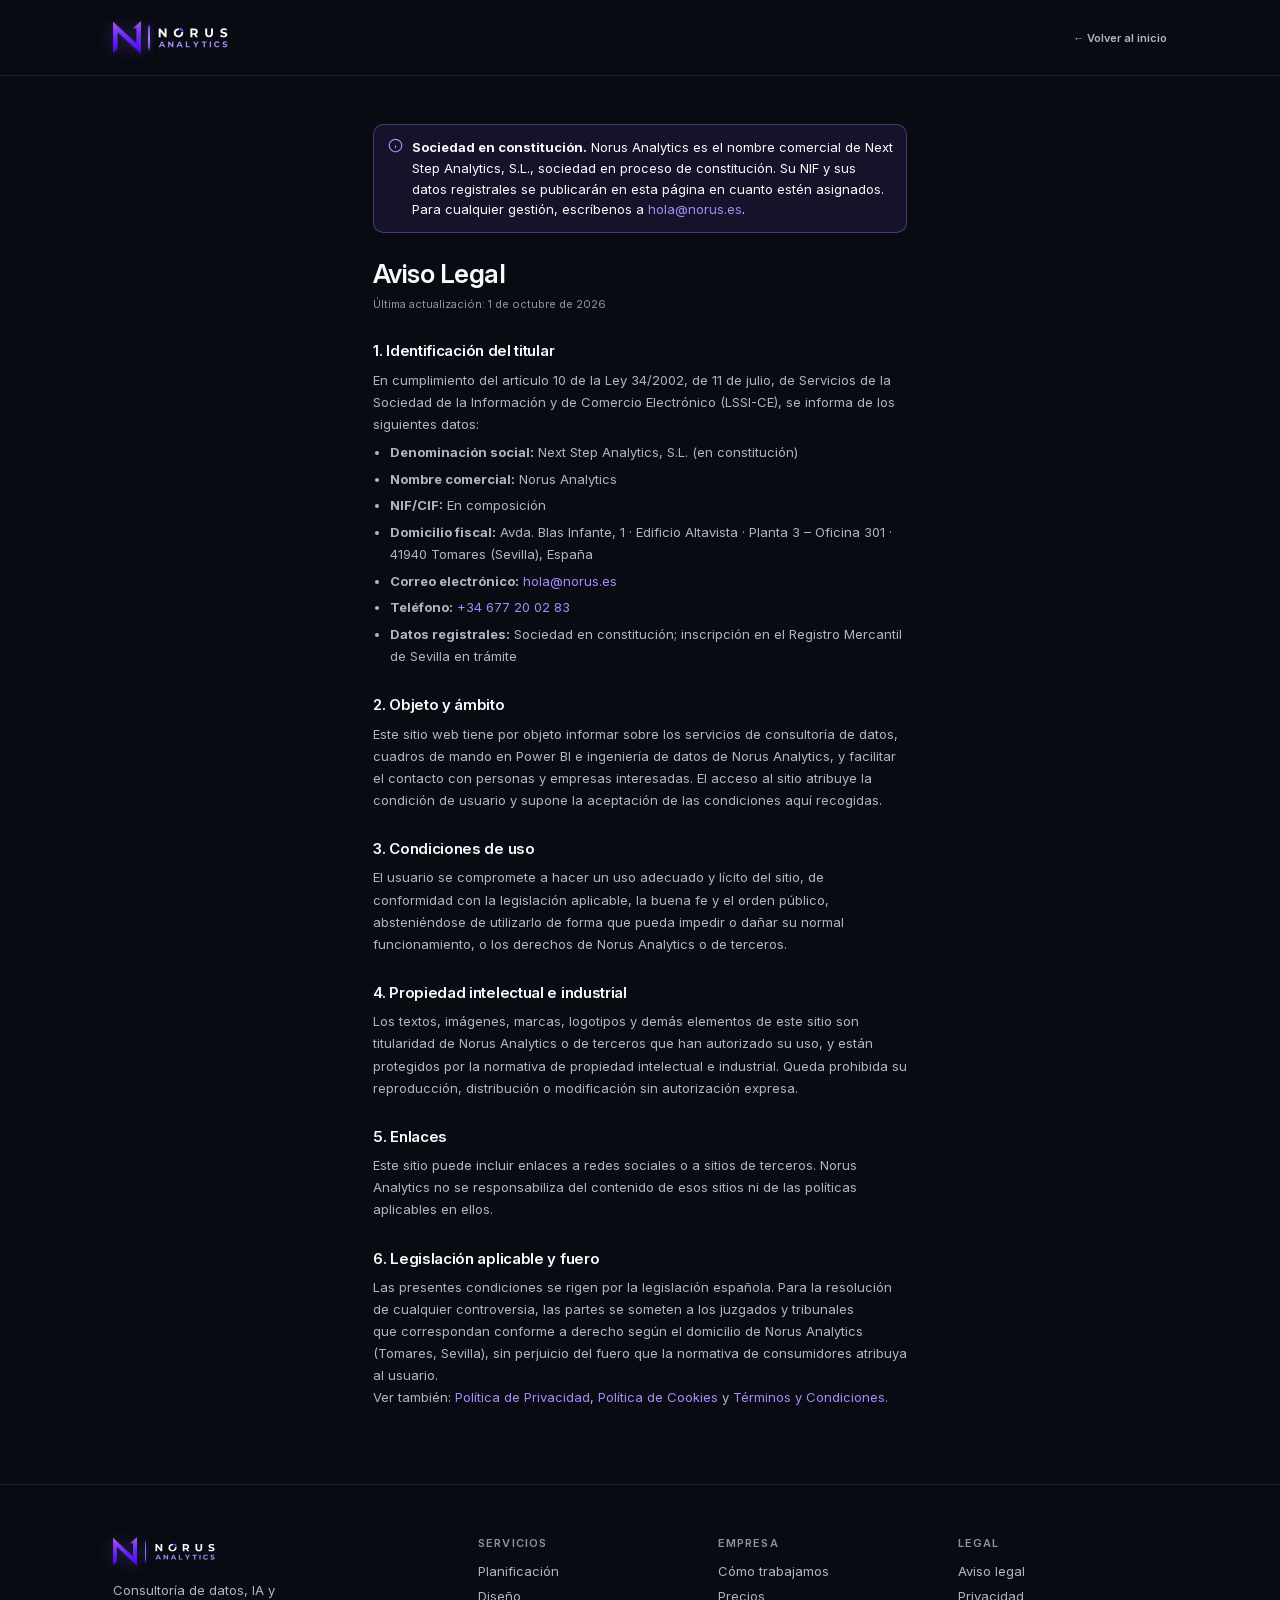
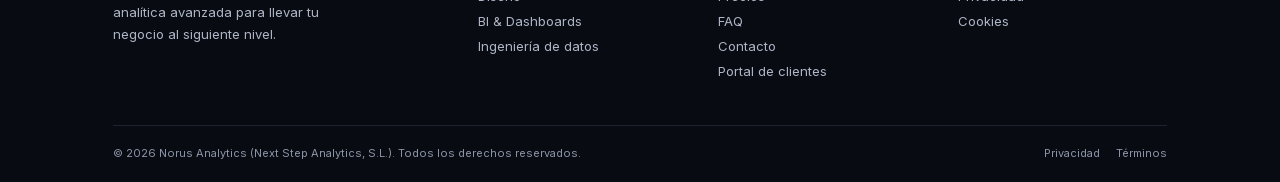
<file: aviso-legal.html>
<!DOCTYPE html>
<html lang="es">
<head>
<meta charset="UTF-8" />
<meta http-equiv="Content-Security-Policy" content="default-src 'self'; script-src 'self'; style-src 'self' 'unsafe-inline'; font-src 'self'; img-src 'self' data:; media-src 'self'; connect-src 'self' https://formspree.io; form-action 'self' https://formspree.io; object-src 'none'; base-uri 'self'" />
<meta name="viewport" content="width=device-width, initial-scale=1.0" />
<title>Aviso Legal — Norus Analytics</title>
<meta name="description" content="Aviso legal de Norus Analytics: identificación del titular, condiciones de uso del sitio y legislación aplicable." />
<meta name="robots" content="noindex, follow" />
<link rel="icon" href="assets/img/favicon-32.png" sizes="32x32" type="image/png" />
<link rel="icon" href="assets/img/favicon-64.png" sizes="64x64" type="image/png" />
<link rel="apple-touch-icon" href="assets/img/favicon-180.png" />
<meta name="theme-color" content="#080B12" />
<link rel="canonical" href="https://norus.es/aviso-legal.html" />
<link rel="preload" href="assets/fonts/inter-4-latin.woff2" as="font" type="font/woff2" crossorigin />
<link rel="stylesheet" href="assets/css/norus-base.min.css?v=0d0c91d6" />
</head>
<body>
<a class="skip-link" href="#contenido">Saltar al contenido</a>

<header class="legal-header">
  <div class="container">
    <a href="index.html#home" class="brand" aria-label="Norus Analytics">
      <img src="assets/img/logo-mark-140.webp" alt="Símbolo de Norus Analytics" class="brand-mark" width="38" height="44" />
      <span class="brand-divider" aria-hidden="true"></span>
      <img src="assets/img/logo-palabra.svg" alt="Norus Analytics" class="brand-palabra" width="588" height="185" />
    </a>
    <a href="index.html" class="legal-back">&larr; Volver al inicio</a>
  </div>
</header>

<main class="legal-shell" id="contenido">
  <div class="legal-notice">
    <svg viewBox="0 0 24 24" fill="none" stroke="currentColor" stroke-width="2" aria-hidden="true"><circle cx="12" cy="12" r="10"/><path d="M12 16v-4M12 8h.01"/></svg>
    <div>
      <strong>Sociedad en constitución.</strong> Norus Analytics es el nombre comercial de Next Step Analytics, S.L.,
      sociedad en proceso de constitución. Su NIF y sus datos registrales se publicarán en esta página en cuanto
      estén asignados. Para cualquier gestión, escríbenos a <a href="mailto:hola@norus.es">hola@norus.es</a>.
    </div>
  </div>

  <h1>Aviso Legal</h1>
  <p class="legal-updated">Última actualización: 1 de octubre de 2026</p>

  <h2>1. Identificación del titular</h2>
  <p>
    En cumplimiento del artículo 10 de la Ley 34/2002, de 11 de julio, de Servicios de la Sociedad
    de la Información y de Comercio Electrónico (LSSI-CE), se informa de los siguientes datos:
  </p>
  <ul>
    <li><strong>Denominación social:</strong> Next Step Analytics, S.L. (en constitución)</li>
    <li><strong>Nombre comercial:</strong> Norus Analytics</li>
    <li><strong>NIF/CIF:</strong> En composición</li>
    <li><strong>Domicilio fiscal:</strong> Avda. Blas Infante, 1 · Edificio Altavista · Planta 3 – Oficina 301 · 41940 Tomares (Sevilla), España</li>
    <li><strong>Correo electrónico:</strong> <a href="mailto:hola@norus.es">hola@norus.es</a></li>
    <li><strong>Teléfono:</strong> <a href="tel:+34677200283">+34 677 20 02 83</a></li>
    <li><strong>Datos registrales:</strong> Sociedad en constitución; inscripción en el Registro Mercantil de Sevilla en trámite</li>
  </ul>

  <h2>2. Objeto y ámbito</h2>
  <p>
    Este sitio web tiene por objeto informar sobre los servicios de consultoría de datos, cuadros
    de mando en Power BI e ingeniería de datos de Norus Analytics, y facilitar el contacto con
    personas y empresas interesadas. El acceso al sitio atribuye la condición de usuario y supone
    la aceptación de las condiciones aquí recogidas.
  </p>

  <h2>3. Condiciones de uso</h2>
  <p>
    El usuario se compromete a hacer un uso adecuado y lícito del sitio, de conformidad con la
    legislación aplicable, la buena fe y el orden público, absteniéndose de utilizarlo de forma
    que pueda impedir o dañar su normal funcionamiento, o los derechos de Norus Analytics o de
    terceros.
  </p>

  <h2>4. Propiedad intelectual e industrial</h2>
  <p>
    Los textos, imágenes, marcas, logotipos y demás elementos de este sitio son titularidad de
    Norus Analytics o de terceros que han autorizado su uso, y están protegidos por la
    normativa de propiedad intelectual e industrial. Queda prohibida su reproducción, distribución
    o modificación sin autorización expresa.
  </p>

  <h2>5. Enlaces</h2>
  <p>
    Este sitio puede incluir enlaces a redes sociales o a sitios de terceros. Norus Analytics
    no se responsabiliza del contenido de esos sitios ni de las políticas aplicables en ellos.
  </p>

  <h2>6. Legislación aplicable y fuero</h2>
  <p>
    Las presentes condiciones se rigen por la legislación española. Para la resolución de
    cualquier controversia, las partes se someten a los juzgados y tribunales que correspondan
    conforme a derecho según el domicilio de Norus Analytics (Tomares, Sevilla), sin perjuicio del fuero que la normativa de consumidores atribuya al usuario.
  </p>

  <p>Ver también: <a href="privacidad.html">Política de Privacidad</a>, <a href="cookies.html">Política de Cookies</a> y <a href="terminos.html">Términos y Condiciones</a>.</p>
</main>

<footer>
  <div class="container">
    <div class="footer-grid">
      <div class="footer-brand">
        <a href="index.html#home" class="brand" aria-label="Norus Analytics">
          <img src="assets/img/logo-mark-140.webp" alt="Símbolo de Norus Analytics" class="brand-mark" width="38" height="44" />
          <span class="brand-divider" aria-hidden="true"></span>
          <img src="assets/img/logo-palabra.svg" alt="Norus Analytics" class="brand-palabra" width="588" height="185" />
        </a>
        <p>Consultoría de datos, IA y analítica avanzada para llevar tu negocio al siguiente nivel.</p>
      </div>
      <div class="footer-col">
        <h3>Servicios</h3>
        <a href="index.html#servicios">Planificación</a>
        <a href="index.html#servicios">Diseño</a>
        <a href="index.html#servicios">BI &amp; Dashboards</a>
        <a href="index.html#servicios">Ingeniería de datos</a>
      </div>
      <div class="footer-col">
        <h3>Empresa</h3>
        <a href="index.html#proceso">Cómo trabajamos</a>
        <a href="index.html#precios">Precios</a>
        <a href="index.html#faq">FAQ</a>
        <a href="index.html#contacto">Contacto</a>
        <a href="https://clientes.norus.es">Portal de clientes</a>
      </div>
      <div class="footer-col">
        <h3>Legal</h3>
        <a href="aviso-legal.html">Aviso legal</a>
        <a href="privacidad.html">Privacidad</a>
        <a href="cookies.html">Cookies</a>
      </div>
    </div>
    <div class="footer-bottom">
      <span>© <span id="year"></span> Norus Analytics (Next Step Analytics, S.L.). Todos los derechos reservados.</span>
      <div class="links">
        <a href="privacidad.html">Privacidad</a>
        <a href="terminos.html">Términos</a>
      </div>
    </div>
  </div>
</footer>
<script src="assets/js/norus-year.js?v=bebcd900"></script>
</body>
</html>
</file>
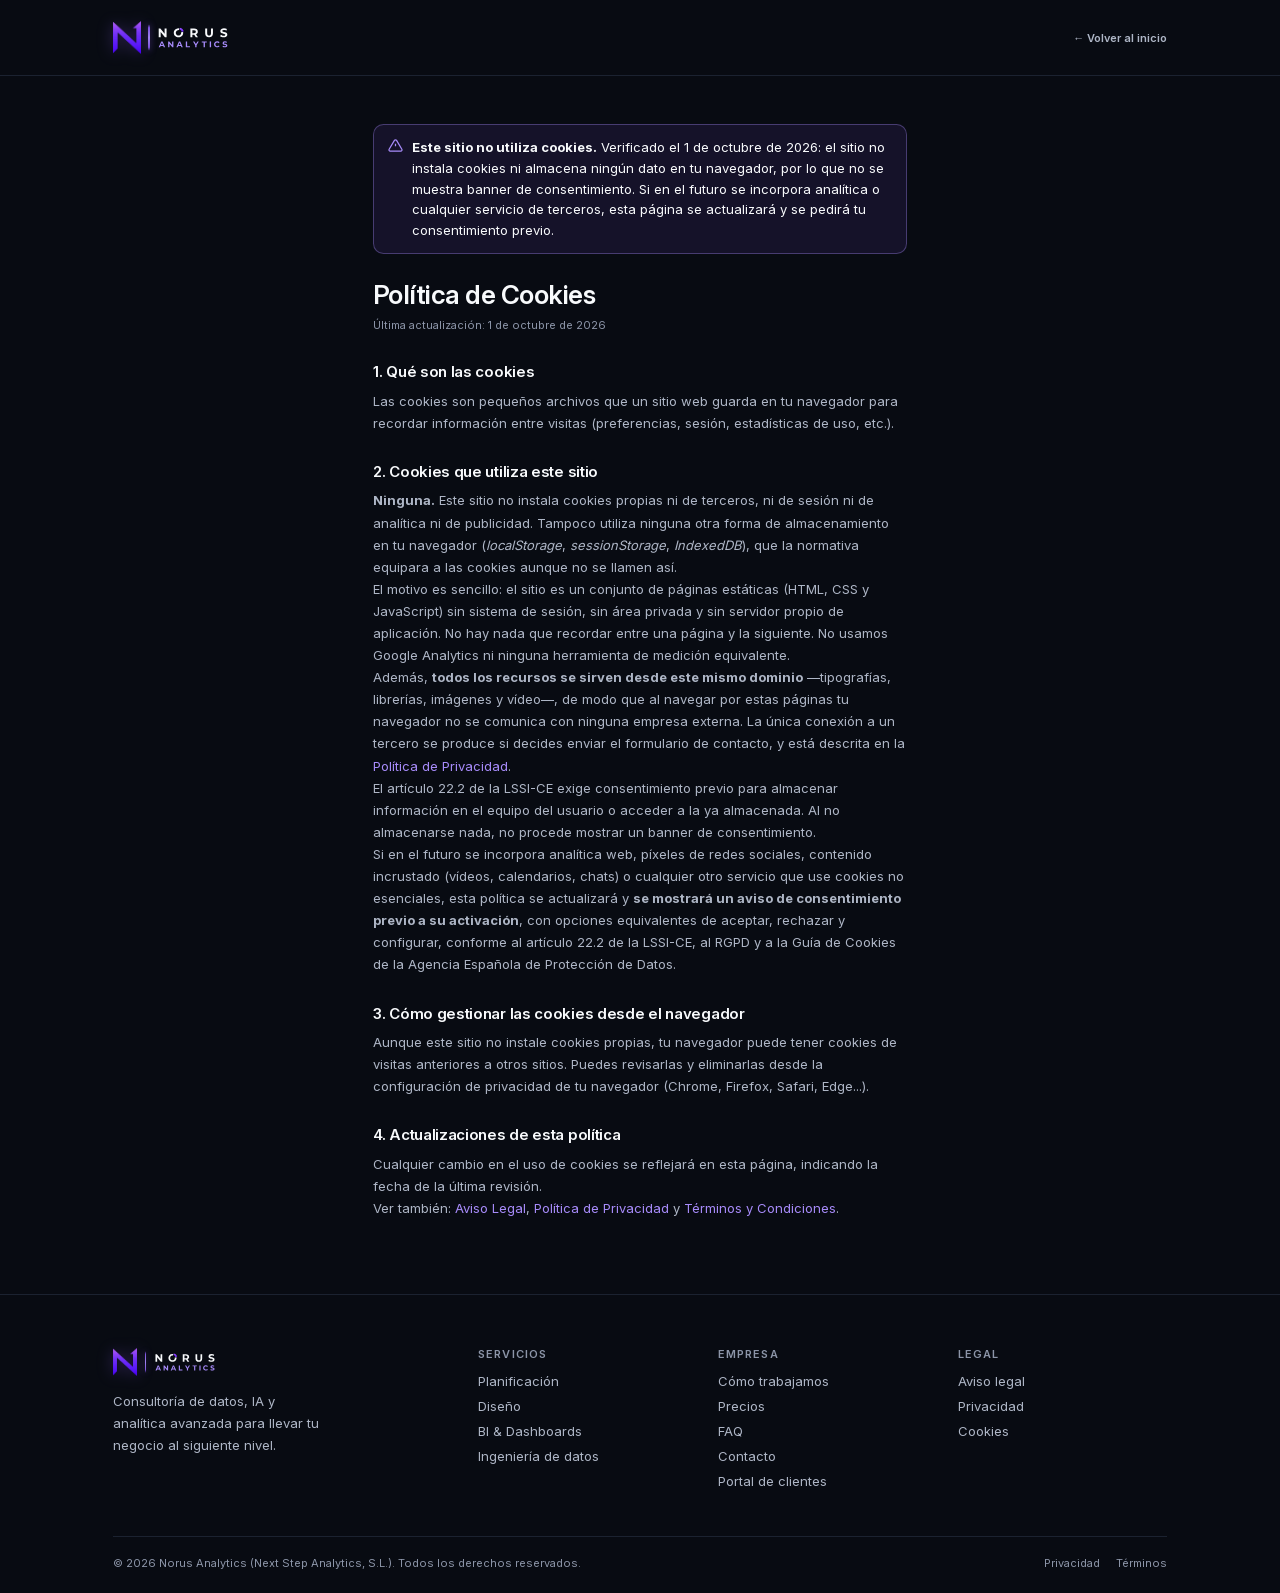
<file: cookies.html>
<!DOCTYPE html>
<html lang="es">
<head>
<meta charset="UTF-8" />
<meta http-equiv="Content-Security-Policy" content="default-src 'self'; script-src 'self'; style-src 'self' 'unsafe-inline'; font-src 'self'; img-src 'self' data:; media-src 'self'; connect-src 'self' https://formspree.io; form-action 'self' https://formspree.io; object-src 'none'; base-uri 'self'" />
<meta name="viewport" content="width=device-width, initial-scale=1.0" />
<title>Política de Cookies — Norus Analytics</title>
<meta name="description" content="Política de cookies de Norus Analytics: qué cookies usa este sitio y cómo gestionarlas." />
<meta name="robots" content="noindex, follow" />
<link rel="icon" href="assets/img/favicon-32.png" sizes="32x32" type="image/png" />
<link rel="icon" href="assets/img/favicon-64.png" sizes="64x64" type="image/png" />
<link rel="apple-touch-icon" href="assets/img/favicon-180.png" />
<meta name="theme-color" content="#080B12" />
<link rel="canonical" href="https://norus.es/cookies.html" />
<link rel="preload" href="assets/fonts/inter-4-latin.woff2" as="font" type="font/woff2" crossorigin />
<link rel="stylesheet" href="assets/css/norus-base.min.css?v=0d0c91d6" />
</head>
<body>
<a class="skip-link" href="#contenido">Saltar al contenido</a>

<header class="legal-header">
  <div class="container">
    <a href="index.html#home" class="brand" aria-label="Norus Analytics">
      <img src="assets/img/logo-mark-140.webp" alt="Símbolo de Norus Analytics" class="brand-mark" width="38" height="44" />
      <span class="brand-divider" aria-hidden="true"></span>
      <img src="assets/img/logo-palabra.svg" alt="Norus Analytics" class="brand-palabra" width="588" height="185" />
    </a>
    <a href="index.html" class="legal-back">&larr; Volver al inicio</a>
  </div>
</header>

<main class="legal-shell" id="contenido">
  <div class="legal-notice">
    <svg viewBox="0 0 24 24" fill="none" stroke="currentColor" stroke-width="2"><path d="M12 9v4M12 17h.01M10.29 3.86L1.82 18a2 2 0 0 0 1.71 3h16.94a2 2 0 0 0 1.71-3L13.71 3.86a2 2 0 0 0-3.42 0z"/></svg>
    <div>
      <strong>Este sitio no utiliza cookies.</strong> Verificado el 1 de octubre de 2026: el
      sitio no instala cookies ni almacena ningún dato en tu navegador, por lo que no se muestra
      banner de consentimiento. Si en el futuro se incorpora analítica o cualquier servicio de
      terceros, esta página se actualizará y se pedirá tu consentimiento previo.
    </div>
  </div>

  <h1>Política de Cookies</h1>
  <p class="legal-updated">Última actualización: 1 de octubre de 2026</p>

  <h2>1. Qué son las cookies</h2>
  <p>
    Las cookies son pequeños archivos que un sitio web guarda en tu navegador para recordar
    información entre visitas (preferencias, sesión, estadísticas de uso, etc.).
  </p>

  <h2>2. Cookies que utiliza este sitio</h2>
  <p>
    <strong>Ninguna.</strong> Este sitio no instala cookies propias ni de terceros, ni de sesión ni
    de analítica ni de publicidad. Tampoco utiliza ninguna otra forma de almacenamiento en tu
    navegador (<em>localStorage</em>, <em>sessionStorage</em>, <em>IndexedDB</em>), que la normativa
    equipara a las cookies aunque no se llamen así.
  </p>
  <p>
    El motivo es sencillo: el sitio es un conjunto de páginas estáticas (HTML, CSS y JavaScript) sin
    sistema de sesión, sin área privada y sin servidor propio de aplicación. No hay nada que
    recordar entre una página y la siguiente. No usamos Google Analytics ni ninguna herramienta de
    medición equivalente.
  </p>
  <p>
    Además, <strong>todos los recursos se sirven desde este mismo dominio</strong> —tipografías,
    librerías, imágenes y vídeo—, de modo que al navegar por estas páginas tu navegador no se
    comunica con ninguna empresa externa. La única conexión a un tercero se produce si decides
    enviar el formulario de contacto, y está descrita en la
    <a href="privacidad.html">Política de Privacidad</a>.
  </p>
  <p>
    El artículo 22.2 de la LSSI-CE exige consentimiento previo para almacenar información en el
    equipo del usuario o acceder a la ya almacenada. Al no almacenarse nada, no procede mostrar un
    banner de consentimiento.
  </p>
  <p>
    Si en el futuro se incorpora analítica web, píxeles de redes sociales, contenido incrustado
    (vídeos, calendarios, chats) o cualquier otro servicio que use cookies no esenciales, esta
    política se actualizará y <strong>se mostrará un aviso de consentimiento previo a su
    activación</strong>, con opciones equivalentes de aceptar, rechazar y configurar, conforme al
    artículo 22.2 de la LSSI-CE, al RGPD y a la Guía de Cookies de la Agencia Española de
    Protección de Datos.
  </p>

  <h2>3. Cómo gestionar las cookies desde el navegador</h2>
  <p>
    Aunque este sitio no instale cookies propias, tu navegador puede tener cookies de visitas
    anteriores a otros sitios. Puedes revisarlas y eliminarlas desde la configuración de privacidad
    de tu navegador (Chrome, Firefox, Safari, Edge...).
  </p>

  <h2>4. Actualizaciones de esta política</h2>
  <p>
    Cualquier cambio en el uso de cookies se reflejará en esta página, indicando la fecha de la
    última revisión.
  </p>

  <p>Ver también: <a href="aviso-legal.html">Aviso Legal</a>, <a href="privacidad.html">Política de Privacidad</a> y <a href="terminos.html">Términos y Condiciones</a>.</p>
</main>

<footer>
  <div class="container">
    <div class="footer-grid">
      <div class="footer-brand">
        <a href="index.html#home" class="brand" aria-label="Norus Analytics">
          <img src="assets/img/logo-mark-140.webp" alt="Símbolo de Norus Analytics" class="brand-mark" width="38" height="44" />
          <span class="brand-divider" aria-hidden="true"></span>
          <img src="assets/img/logo-palabra.svg" alt="Norus Analytics" class="brand-palabra" width="588" height="185" />
        </a>
        <p>Consultoría de datos, IA y analítica avanzada para llevar tu negocio al siguiente nivel.</p>
      </div>
      <div class="footer-col">
        <h3>Servicios</h3>
        <a href="index.html#servicios">Planificación</a>
        <a href="index.html#servicios">Diseño</a>
        <a href="index.html#servicios">BI &amp; Dashboards</a>
        <a href="index.html#servicios">Ingeniería de datos</a>
      </div>
      <div class="footer-col">
        <h3>Empresa</h3>
        <a href="index.html#proceso">Cómo trabajamos</a>
        <a href="index.html#precios">Precios</a>
        <a href="index.html#faq">FAQ</a>
        <a href="index.html#contacto">Contacto</a>
        <a href="https://clientes.norus.es">Portal de clientes</a>
      </div>
      <div class="footer-col">
        <h3>Legal</h3>
        <a href="aviso-legal.html">Aviso legal</a>
        <a href="privacidad.html">Privacidad</a>
        <a href="cookies.html">Cookies</a>
      </div>
    </div>
    <div class="footer-bottom">
      <span>© <span id="year"></span> Norus Analytics (Next Step Analytics, S.L.). Todos los derechos reservados.</span>
      <div class="links">
        <a href="privacidad.html">Privacidad</a>
        <a href="terminos.html">Términos</a>
      </div>
    </div>
  </div>
</footer>
<script src="assets/js/norus-year.js?v=bebcd900"></script>
</body>
</html>
</file>
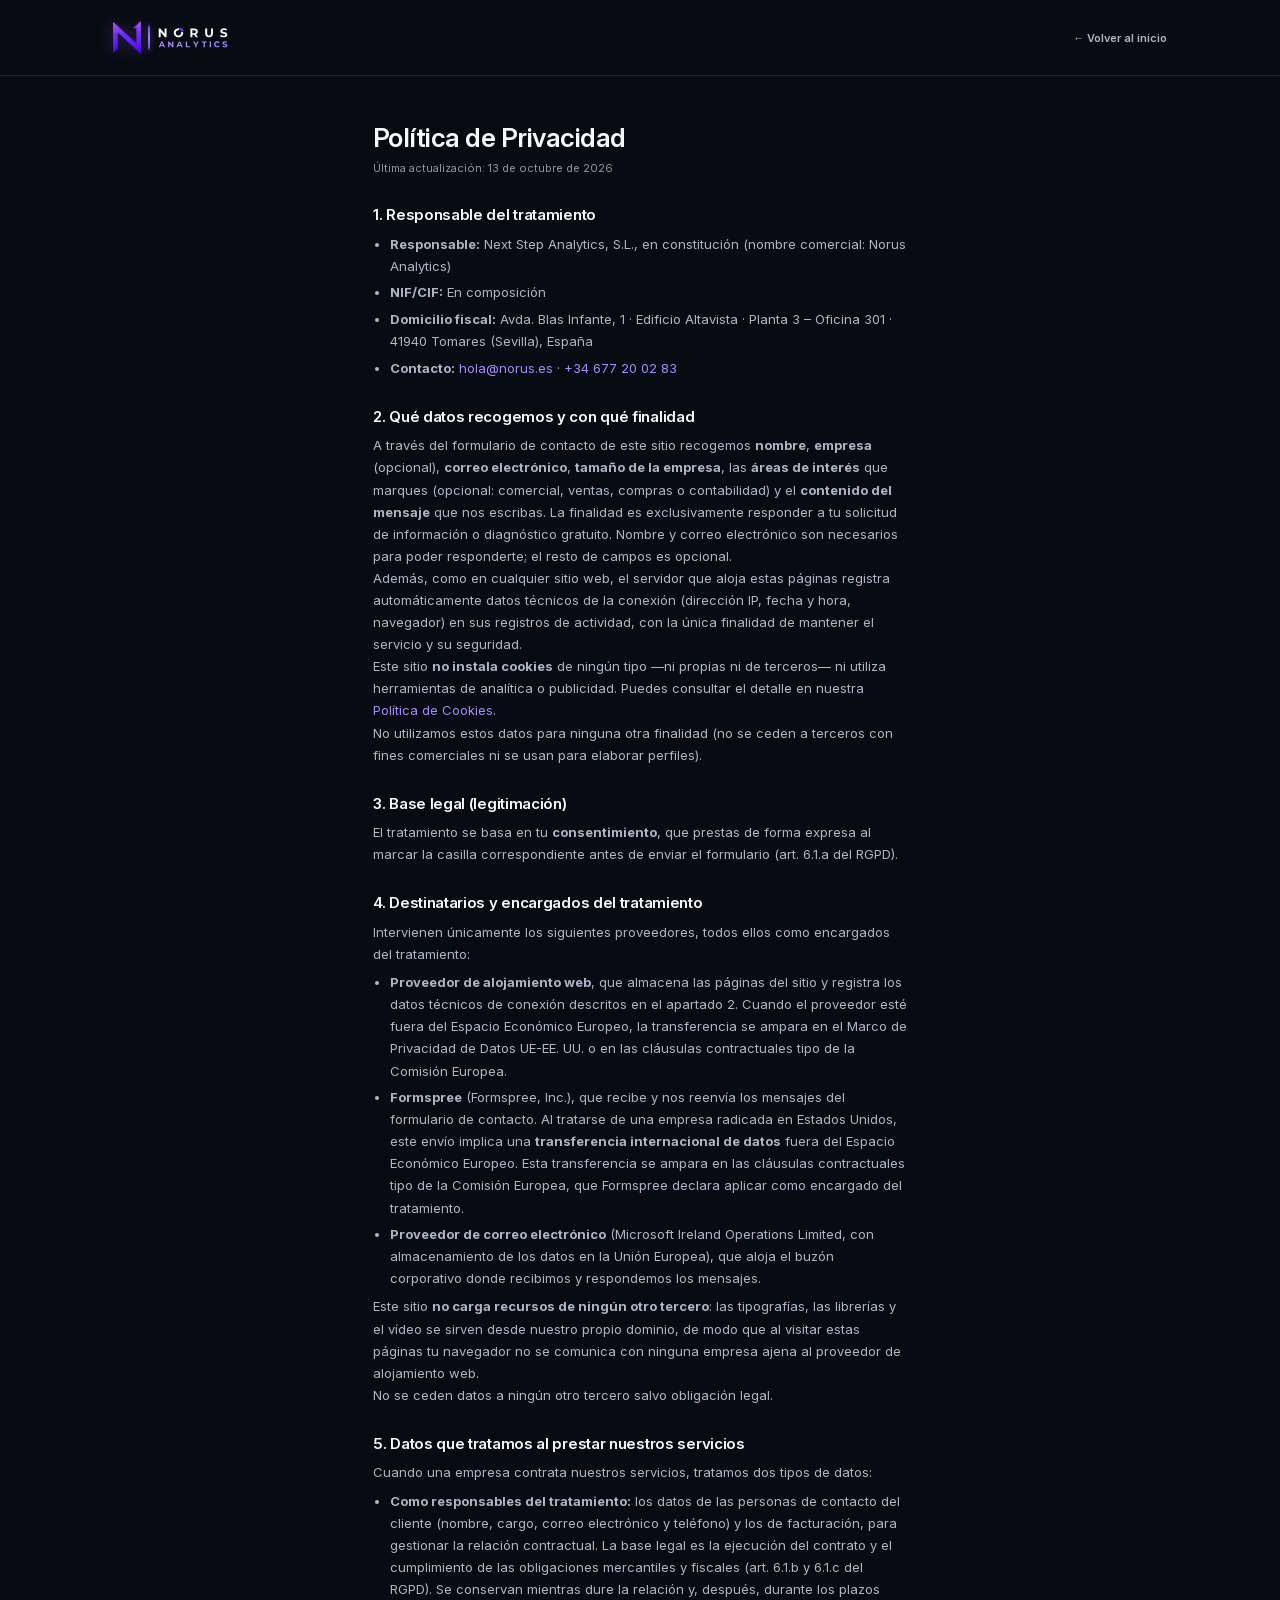
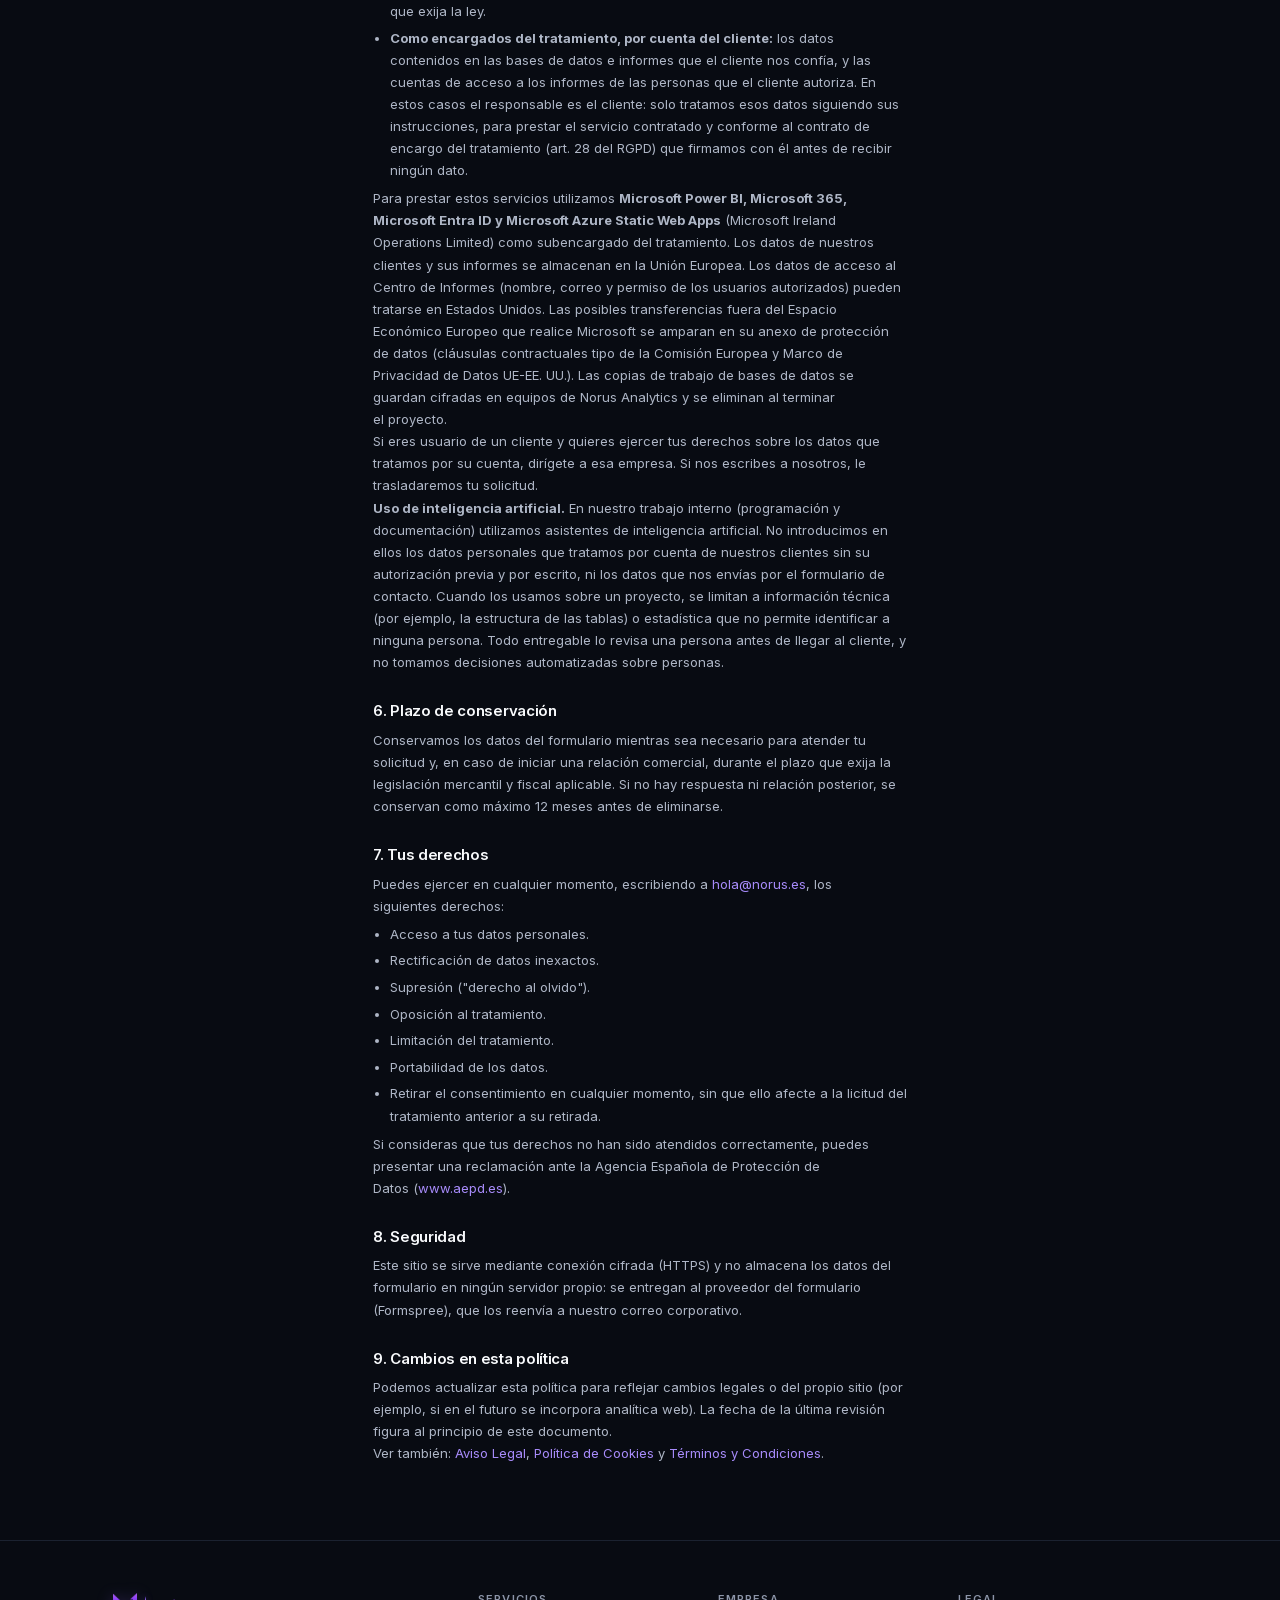
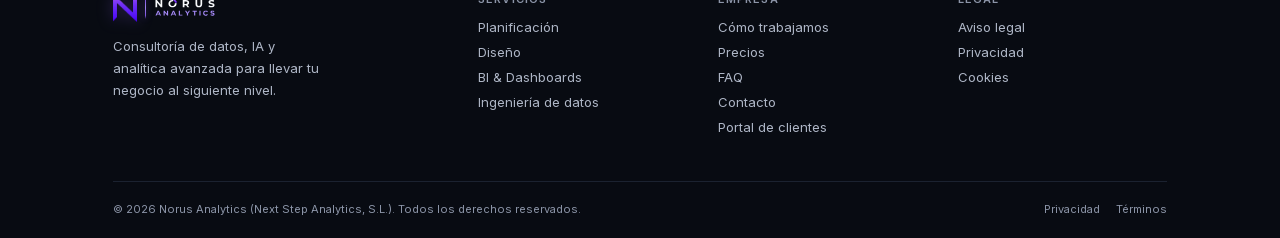
<file: privacidad.html>
<!DOCTYPE html>
<html lang="es">
<head>
<meta charset="UTF-8" />
<meta http-equiv="Content-Security-Policy" content="default-src 'self'; script-src 'self'; style-src 'self' 'unsafe-inline'; font-src 'self'; img-src 'self' data:; media-src 'self'; connect-src 'self' https://formspree.io; form-action 'self' https://formspree.io; object-src 'none'; base-uri 'self'" />
<meta name="viewport" content="width=device-width, initial-scale=1.0" />
<title>Política de Privacidad — Norus Analytics</title>
<meta name="description" content="Política de privacidad de Norus Analytics: qué datos recogemos, con qué finalidad y qué derechos tienes sobre ellos." />
<meta name="robots" content="noindex, follow" />
<link rel="icon" href="assets/img/favicon-32.png" sizes="32x32" type="image/png" />
<link rel="icon" href="assets/img/favicon-64.png" sizes="64x64" type="image/png" />
<link rel="apple-touch-icon" href="assets/img/favicon-180.png" />
<meta name="theme-color" content="#080B12" />
<link rel="canonical" href="https://norus.es/privacidad.html" />
<link rel="preload" href="assets/fonts/inter-4-latin.woff2" as="font" type="font/woff2" crossorigin />
<link rel="stylesheet" href="assets/css/norus-base.min.css?v=0d0c91d6" />
</head>
<body>
<a class="skip-link" href="#contenido">Saltar al contenido</a>

<header class="legal-header">
  <div class="container">
    <a href="index.html#home" class="brand" aria-label="Norus Analytics">
      <img src="assets/img/logo-mark-140.webp" alt="Símbolo de Norus Analytics" class="brand-mark" width="38" height="44" />
      <span class="brand-divider" aria-hidden="true"></span>
      <img src="assets/img/logo-palabra.svg" alt="Norus Analytics" class="brand-palabra" width="588" height="185" />
    </a>
    <a href="index.html" class="legal-back">&larr; Volver al inicio</a>
  </div>
</header>

<main class="legal-shell" id="contenido">
  <h1>Política de Privacidad</h1>
  <p class="legal-updated">Última actualización: 13 de octubre de 2026</p>

  <h2>1. Responsable del tratamiento</h2>
  <ul>
    <li><strong>Responsable:</strong> Next Step Analytics, S.L., en constitución (nombre comercial: Norus Analytics)</li>
    <li><strong>NIF/CIF:</strong> En composición</li>
    <li><strong>Domicilio fiscal:</strong> Avda. Blas Infante, 1 · Edificio Altavista · Planta 3 – Oficina 301 · 41940 Tomares (Sevilla), España</li>
    <li><strong>Contacto:</strong> <a href="mailto:hola@norus.es">hola@norus.es</a> · <a href="tel:+34677200283">+34 677 20 02 83</a></li>
  </ul>

  <h2>2. Qué datos recogemos y con qué finalidad</h2>
  <p>
    A través del formulario de contacto de este sitio recogemos <strong>nombre</strong>,
    <strong>empresa</strong> (opcional), <strong>correo electrónico</strong>,
    <strong>tamaño de la empresa</strong>, las <strong>áreas de interés</strong> que marques
    (opcional: comercial, ventas, compras o contabilidad) y el <strong>contenido del mensaje</strong>
    que nos escribas. La finalidad es exclusivamente responder a tu solicitud de información o diagnóstico
    gratuito. Nombre y correo electrónico son necesarios para poder responderte; el resto de
    campos es opcional.
  </p>
  <p>
    Además, como en cualquier sitio web, el servidor que aloja estas páginas registra
    automáticamente datos técnicos de la conexión (dirección IP, fecha y hora, navegador) en sus
    registros de actividad, con la única finalidad de mantener el servicio y su seguridad.
  </p>
  <p>
    Este sitio <strong>no instala cookies</strong> de ningún tipo —ni propias ni de terceros— ni
    utiliza herramientas de analítica o publicidad. Puedes consultar el detalle en nuestra
    <a href="cookies.html">Política de Cookies</a>.
  </p>
  <p>
    No utilizamos estos datos para ninguna otra finalidad (no se ceden a terceros con fines
    comerciales ni se usan para elaborar perfiles).
  </p>

  <h2>3. Base legal (legitimación)</h2>
  <p>
    El tratamiento se basa en tu <strong>consentimiento</strong>, que prestas de forma expresa al
    marcar la casilla correspondiente antes de enviar el formulario (art. 6.1.a del RGPD).
  </p>

  <h2>4. Destinatarios y encargados del tratamiento</h2>
  <p>Intervienen únicamente los siguientes proveedores, todos ellos como encargados del tratamiento:</p>
  <ul>
    <li>
      <strong>Proveedor de alojamiento web</strong>, que almacena las páginas del sitio y registra
      los datos técnicos de conexión descritos en el apartado 2.
      Cuando el proveedor esté fuera del Espacio Económico Europeo, la transferencia se ampara en el
      Marco de Privacidad de Datos UE-EE. UU. o en las cláusulas contractuales tipo de la Comisión
      Europea.
    </li>
    <li>
      <strong>Formspree</strong> (Formspree, Inc.), que recibe y nos reenvía los mensajes del
      formulario de contacto. Al tratarse de una empresa radicada en Estados Unidos, este envío
      implica una <strong>transferencia internacional de datos</strong> fuera del Espacio Económico
      Europeo.
      Esta transferencia se ampara en las cláusulas contractuales tipo de la Comisión Europea, que
      Formspree declara aplicar como encargado del tratamiento.
    </li>
    <li>
      <strong>Proveedor de correo electrónico</strong> (Microsoft Ireland Operations Limited, con
      almacenamiento de los datos en la Unión Europea), que aloja el buzón corporativo donde
      recibimos y respondemos los mensajes.
    </li>
  </ul>
  <p>
    Este sitio <strong>no carga recursos de ningún otro tercero</strong>: las tipografías, las
    librerías y el vídeo se sirven desde nuestro propio dominio, de modo que al visitar estas
    páginas tu navegador no se comunica con ninguna empresa ajena al proveedor de alojamiento web.
  </p>
  <p>No se ceden datos a ningún otro tercero salvo obligación legal.</p>

  <h2>5. Datos que tratamos al prestar nuestros servicios</h2>
  <p>Cuando una empresa contrata nuestros servicios, tratamos dos tipos de datos:</p>
  <ul>
    <li>
      <strong>Como responsables del tratamiento:</strong> los datos de las personas de contacto del
      cliente (nombre, cargo, correo electrónico y teléfono) y los de facturación, para gestionar la
      relación contractual. La base legal es la ejecución del contrato y el cumplimiento de las
      obligaciones mercantiles y fiscales (art. 6.1.b y 6.1.c del RGPD). Se conservan mientras dure
      la relación y, después, durante los plazos que exija la ley.
    </li>
    <li>
      <strong>Como encargados del tratamiento, por cuenta del cliente:</strong> los datos contenidos
      en las bases de datos e informes que el cliente nos confía, y las cuentas de acceso a los
      informes de las personas que el cliente autoriza. En estos casos el responsable es el cliente:
      solo tratamos esos datos siguiendo sus instrucciones, para prestar el servicio contratado y
      conforme al contrato de encargo del tratamiento (art. 28 del RGPD) que firmamos con él antes de
      recibir ningún dato.
    </li>
  </ul>
  <p>
    Para prestar estos servicios utilizamos <strong>Microsoft Power BI, Microsoft 365, Microsoft
    Entra ID y Microsoft Azure Static Web Apps</strong> (Microsoft Ireland Operations Limited) como
    subencargado del tratamiento. Los datos de nuestros clientes y sus informes se almacenan en la
    Unión Europea. Los datos de acceso al Centro de Informes (nombre, correo y permiso de los usuarios
    autorizados) pueden tratarse en Estados Unidos. Las posibles transferencias fuera del Espacio
    Económico Europeo que realice Microsoft se amparan en su anexo de protección de datos (cláusulas
    contractuales tipo de la Comisión Europea y Marco de Privacidad de Datos UE-EE. UU.). Las copias
    de trabajo de bases de datos se guardan cifradas en equipos de Norus Analytics y se eliminan al
    terminar el proyecto.
  </p>
  <p>
    Si eres usuario de un cliente y quieres ejercer tus derechos sobre los datos que tratamos por su
    cuenta, dirígete a esa empresa. Si nos escribes a nosotros, le trasladaremos tu solicitud.
  </p>
  <p>
    <strong>Uso de inteligencia artificial.</strong> En nuestro trabajo interno (programación y
    documentación) utilizamos asistentes de inteligencia artificial. No introducimos en ellos los
    datos personales que tratamos por cuenta de nuestros clientes sin su autorización previa y por
    escrito, ni los datos que nos envías por el formulario de contacto. Cuando los usamos sobre un
    proyecto, se limitan a información técnica (por ejemplo, la estructura de las tablas) o
    estadística que no permite identificar a ninguna persona. Todo entregable lo revisa una persona
    antes de llegar al cliente, y no tomamos decisiones automatizadas sobre personas.
  </p>

  <h2>6. Plazo de conservación</h2>
  <p>
    Conservamos los datos del formulario mientras sea necesario para atender tu solicitud y, en
    caso de iniciar una relación comercial, durante el plazo que exija la legislación mercantil y
    fiscal aplicable. Si no hay respuesta ni relación posterior, se conservan como máximo
    12 meses antes de
    eliminarse.
  </p>

  <h2>7. Tus derechos</h2>
  <p>Puedes ejercer en cualquier momento, escribiendo a <a href="mailto:hola@norus.es">hola@norus.es</a>, los siguientes derechos:</p>
  <ul>
    <li>Acceso a tus datos personales.</li>
    <li>Rectificación de datos inexactos.</li>
    <li>Supresión ("derecho al olvido").</li>
    <li>Oposición al tratamiento.</li>
    <li>Limitación del tratamiento.</li>
    <li>Portabilidad de los datos.</li>
    <li>Retirar el consentimiento en cualquier momento, sin que ello afecte a la licitud del tratamiento anterior a su retirada.</li>
  </ul>
  <p>
    Si consideras que tus derechos no han sido atendidos correctamente, puedes presentar una
    reclamación ante la Agencia Española de Protección de Datos
    (<a href="https://www.aepd.es" target="_blank" rel="noopener">www.aepd.es</a>).
  </p>

  <h2>8. Seguridad</h2>
  <p>
    Este sitio se sirve mediante conexión cifrada (HTTPS) y no almacena los datos del formulario en
    ningún servidor propio: se entregan al proveedor del formulario (Formspree), que los reenvía a
    nuestro correo corporativo.
  </p>

  <h2>9. Cambios en esta política</h2>
  <p>
    Podemos actualizar esta política para reflejar cambios legales o del propio sitio (por ejemplo,
    si en el futuro se incorpora analítica web). La fecha de la última revisión figura al principio
    de este documento.
  </p>

  <p>Ver también: <a href="aviso-legal.html">Aviso Legal</a>, <a href="cookies.html">Política de Cookies</a> y <a href="terminos.html">Términos y Condiciones</a>.</p>
</main>

<footer>
  <div class="container">
    <div class="footer-grid">
      <div class="footer-brand">
        <a href="index.html#home" class="brand" aria-label="Norus Analytics">
          <img src="assets/img/logo-mark-140.webp" alt="Símbolo de Norus Analytics" class="brand-mark" width="38" height="44" />
          <span class="brand-divider" aria-hidden="true"></span>
          <img src="assets/img/logo-palabra.svg" alt="Norus Analytics" class="brand-palabra" width="588" height="185" />
        </a>
        <p>Consultoría de datos, IA y analítica avanzada para llevar tu negocio al siguiente nivel.</p>
      </div>
      <div class="footer-col">
        <h3>Servicios</h3>
        <a href="index.html#servicios">Planificación</a>
        <a href="index.html#servicios">Diseño</a>
        <a href="index.html#servicios">BI &amp; Dashboards</a>
        <a href="index.html#servicios">Ingeniería de datos</a>
      </div>
      <div class="footer-col">
        <h3>Empresa</h3>
        <a href="index.html#proceso">Cómo trabajamos</a>
        <a href="index.html#precios">Precios</a>
        <a href="index.html#faq">FAQ</a>
        <a href="index.html#contacto">Contacto</a>
        <a href="https://clientes.norus.es">Portal de clientes</a>
      </div>
      <div class="footer-col">
        <h3>Legal</h3>
        <a href="aviso-legal.html">Aviso legal</a>
        <a href="privacidad.html">Privacidad</a>
        <a href="cookies.html">Cookies</a>
      </div>
    </div>
    <div class="footer-bottom">
      <span>© <span id="year"></span> Norus Analytics (Next Step Analytics, S.L.). Todos los derechos reservados.</span>
      <div class="links">
        <a href="privacidad.html">Privacidad</a>
        <a href="terminos.html">Términos</a>
      </div>
    </div>
  </div>
</footer>
<script src="assets/js/norus-year.js?v=bebcd900"></script>
</body>
</html>
</file>
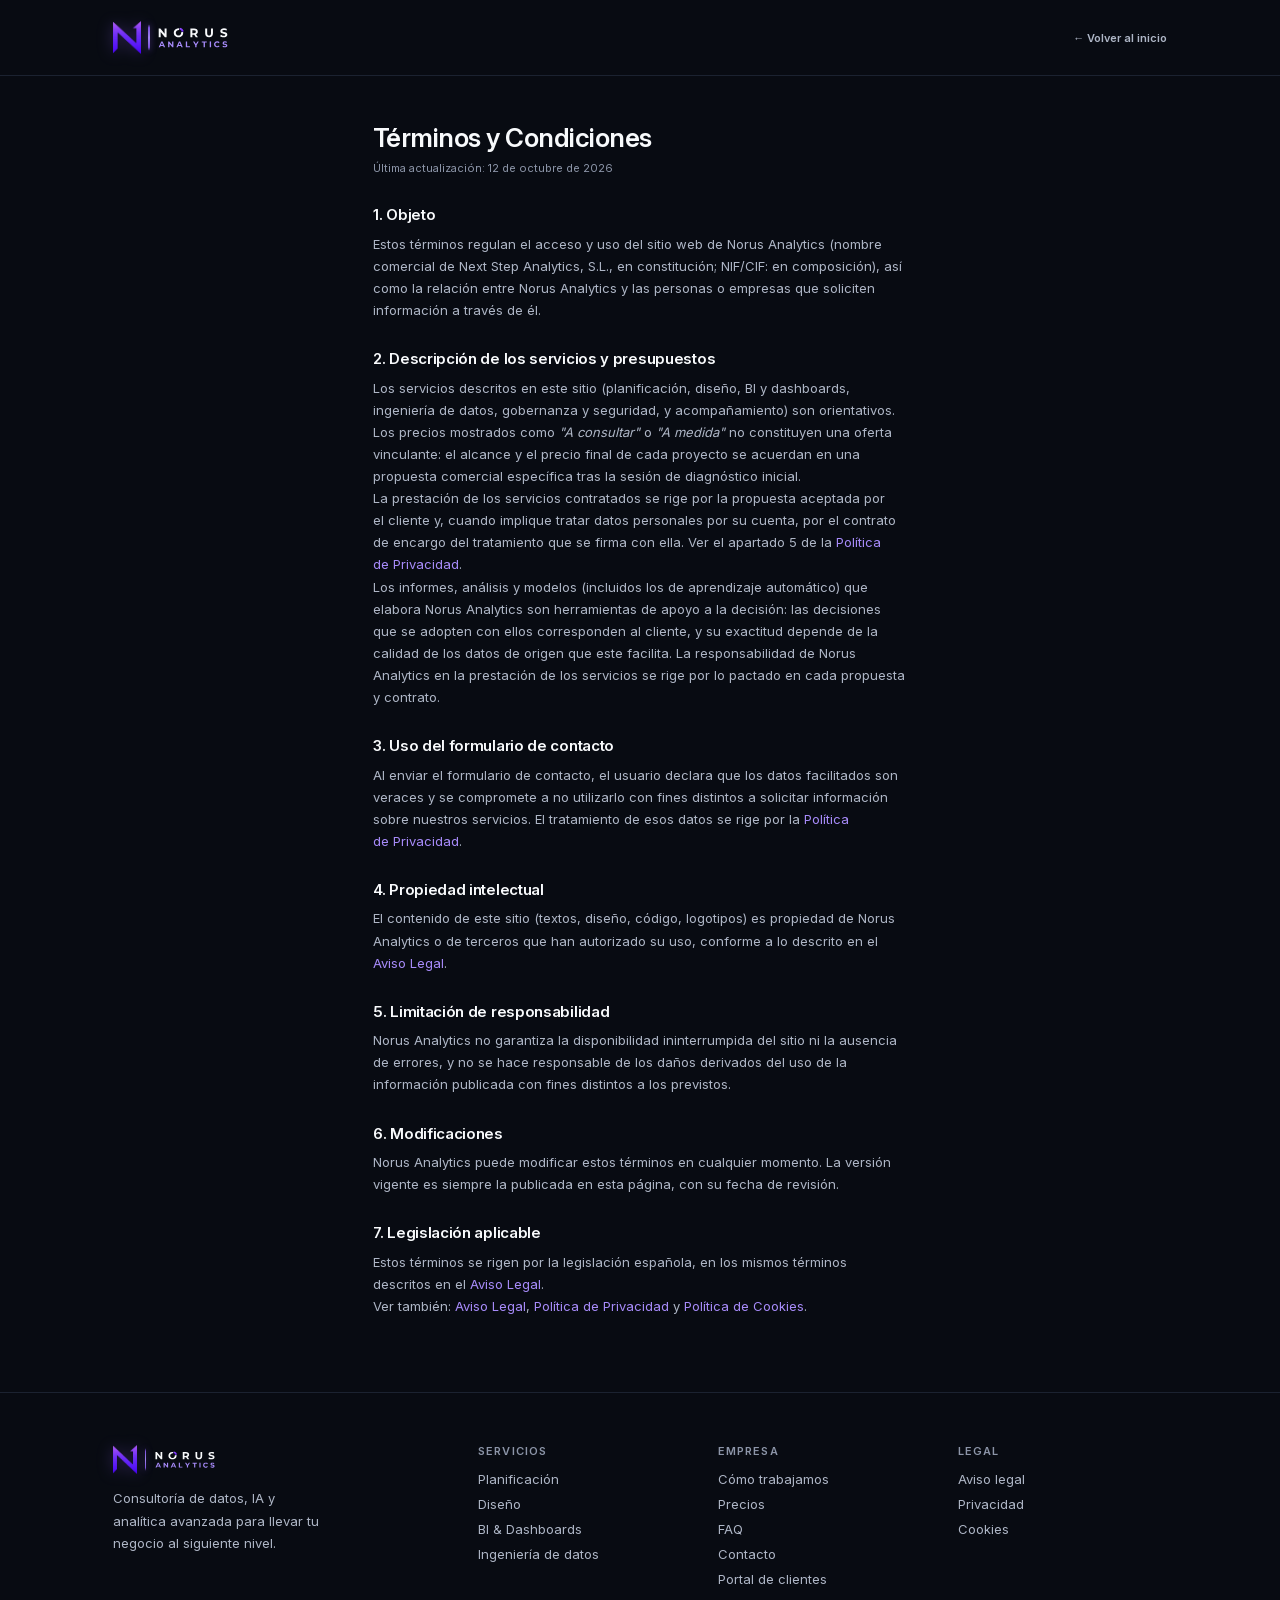
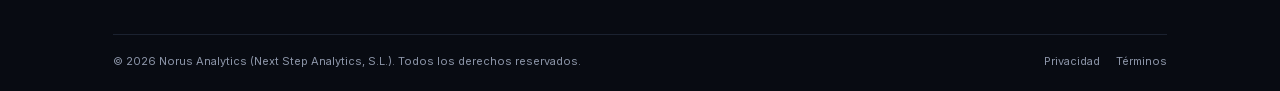
<file: terminos.html>
<!DOCTYPE html>
<html lang="es">
<head>
<meta charset="UTF-8" />
<meta http-equiv="Content-Security-Policy" content="default-src 'self'; script-src 'self'; style-src 'self' 'unsafe-inline'; font-src 'self'; img-src 'self' data:; media-src 'self'; connect-src 'self' https://formspree.io; form-action 'self' https://formspree.io; object-src 'none'; base-uri 'self'" />
<meta name="viewport" content="width=device-width, initial-scale=1.0" />
<title>Términos y Condiciones — Norus Analytics</title>
<meta name="description" content="Términos y condiciones de uso del sitio web de Norus Analytics." />
<meta name="robots" content="noindex, follow" />
<link rel="icon" href="assets/img/favicon-32.png" sizes="32x32" type="image/png" />
<link rel="icon" href="assets/img/favicon-64.png" sizes="64x64" type="image/png" />
<link rel="apple-touch-icon" href="assets/img/favicon-180.png" />
<meta name="theme-color" content="#080B12" />
<link rel="canonical" href="https://norus.es/terminos.html" />
<link rel="preload" href="assets/fonts/inter-4-latin.woff2" as="font" type="font/woff2" crossorigin />
<link rel="stylesheet" href="assets/css/norus-base.min.css?v=0d0c91d6" />
</head>
<body>
<a class="skip-link" href="#contenido">Saltar al contenido</a>

<header class="legal-header">
  <div class="container">
    <a href="index.html#home" class="brand" aria-label="Norus Analytics">
      <img src="assets/img/logo-mark-140.webp" alt="Símbolo de Norus Analytics" class="brand-mark" width="38" height="44" />
      <span class="brand-divider" aria-hidden="true"></span>
      <img src="assets/img/logo-palabra.svg" alt="Norus Analytics" class="brand-palabra" width="588" height="185" />
    </a>
    <a href="index.html" class="legal-back">&larr; Volver al inicio</a>
  </div>
</header>

<main class="legal-shell" id="contenido">
  <h1>Términos y Condiciones</h1>
  <p class="legal-updated">Última actualización: 12 de octubre de 2026</p>

  <h2>1. Objeto</h2>
  <p>
    Estos términos regulan el acceso y uso del sitio web de Norus Analytics (nombre comercial de Next Step Analytics, S.L.,
    en constitución; NIF/CIF: en composición), así como la relación entre
    Norus Analytics y las personas o empresas que soliciten información a través de él.
  </p>

  <h2>2. Descripción de los servicios y presupuestos</h2>
  <p>
    Los servicios descritos en este sitio (planificación, diseño, BI y dashboards,
    ingeniería de datos, gobernanza y seguridad, y acompañamiento) son orientativos. Los precios
    mostrados como <em>"A consultar"</em> o <em>"A medida"</em> no constituyen una oferta
    vinculante: el alcance y el precio final de cada proyecto se acuerdan en una propuesta
    comercial específica tras la sesión de diagnóstico inicial.
  </p>
  <p>
    La prestación de los servicios contratados se rige por la propuesta aceptada por el cliente y,
    cuando implique tratar datos personales por su cuenta, por el contrato de encargo del tratamiento
    que se firma con ella. Ver el apartado 5 de la <a href="privacidad.html">Política de Privacidad</a>.
  </p>
  <p>
    Los informes, análisis y modelos (incluidos los de aprendizaje automático) que elabora Norus
    Analytics son herramientas de apoyo a la decisión: las decisiones que se adopten con ellos
    corresponden al cliente, y su exactitud depende de la calidad de los datos de origen que este
    facilita. La responsabilidad de Norus Analytics en la prestación de los servicios se rige por lo
    pactado en cada propuesta y contrato.
  </p>

  <h2>3. Uso del formulario de contacto</h2>
  <p>
    Al enviar el formulario de contacto, el usuario declara que los datos facilitados son veraces
    y se compromete a no utilizarlo con fines distintos a solicitar información sobre nuestros
    servicios. El tratamiento de esos datos se rige por la
    <a href="privacidad.html">Política de Privacidad</a>.
  </p>

  <h2>4. Propiedad intelectual</h2>
  <p>
    El contenido de este sitio (textos, diseño, código, logotipos) es propiedad de Norus
    Analytics o de terceros que han autorizado su uso, conforme a lo descrito en el
    <a href="aviso-legal.html">Aviso Legal</a>.
  </p>

  <h2>5. Limitación de responsabilidad</h2>
  <p>
    Norus Analytics no garantiza la disponibilidad ininterrumpida del sitio ni la ausencia de
    errores, y no se hace responsable de los daños derivados del uso de la información publicada
    con fines distintos a los previstos.
  </p>

  <h2>6. Modificaciones</h2>
  <p>
    Norus Analytics puede modificar estos términos en cualquier momento. La versión vigente es
    siempre la publicada en esta página, con su fecha de revisión.
  </p>

  <h2>7. Legislación aplicable</h2>
  <p>
    Estos términos se rigen por la legislación española, en los mismos términos descritos en el
    <a href="aviso-legal.html">Aviso Legal</a>.
  </p>

  <p>Ver también: <a href="aviso-legal.html">Aviso Legal</a>, <a href="privacidad.html">Política de Privacidad</a> y <a href="cookies.html">Política de Cookies</a>.</p>
</main>

<footer>
  <div class="container">
    <div class="footer-grid">
      <div class="footer-brand">
        <a href="index.html#home" class="brand" aria-label="Norus Analytics">
          <img src="assets/img/logo-mark-140.webp" alt="Símbolo de Norus Analytics" class="brand-mark" width="38" height="44" />
          <span class="brand-divider" aria-hidden="true"></span>
          <img src="assets/img/logo-palabra.svg" alt="Norus Analytics" class="brand-palabra" width="588" height="185" />
        </a>
        <p>Consultoría de datos, IA y analítica avanzada para llevar tu negocio al siguiente nivel.</p>
      </div>
      <div class="footer-col">
        <h3>Servicios</h3>
        <a href="index.html#servicios">Planificación</a>
        <a href="index.html#servicios">Diseño</a>
        <a href="index.html#servicios">BI &amp; Dashboards</a>
        <a href="index.html#servicios">Ingeniería de datos</a>
      </div>
      <div class="footer-col">
        <h3>Empresa</h3>
        <a href="index.html#proceso">Cómo trabajamos</a>
        <a href="index.html#precios">Precios</a>
        <a href="index.html#faq">FAQ</a>
        <a href="index.html#contacto">Contacto</a>
        <a href="https://clientes.norus.es">Portal de clientes</a>
      </div>
      <div class="footer-col">
        <h3>Legal</h3>
        <a href="aviso-legal.html">Aviso legal</a>
        <a href="privacidad.html">Privacidad</a>
        <a href="cookies.html">Cookies</a>
      </div>
    </div>
    <div class="footer-bottom">
      <span>© <span id="year"></span> Norus Analytics (Next Step Analytics, S.L.). Todos los derechos reservados.</span>
      <div class="links">
        <a href="privacidad.html">Privacidad</a>
        <a href="terminos.html">Términos</a>
      </div>
    </div>
  </div>
</footer>
<script src="assets/js/norus-year.js?v=bebcd900"></script>
</body>
</html>
</file>
<file: assets/css/norus-web.min.css>
@font-face{font-family:'Inter';font-style:normal;font-weight:400 900;font-display:swap;src:url('../fonts/inter-latin-ext.woff2') format('woff2');unicode-range:U+0100-02BA,U+02BD-02C5,U+02C7-02CC,U+02CE-02D7,U+02DD-02FF,U+0304,U+0308,U+0329,U+1D00-1DBF,U+1E00-1E9F,U+1EF2-1EFF,U+2020,U+20A0-20AB,U+20AD-20C0,U+2113,U+2C60-2C7F,U+A720-A7FF}@font-face{font-family:'Inter';font-style:normal;font-weight:400 900;font-display:swap;src:url('../fonts/inter-4-latin.woff2') format('woff2');unicode-range:U+0000-00FF,U+0131,U+0152-0153,U+02BB-02BC,U+02C6,U+02DA,U+02DC,U+0304,U+0308,U+0329,U+2000-206F,U+20AC,U+2122,U+2191-2193,U+2212,U+2215,U+2713,U+FEFF,U+FFFD}
:root{--violet:#8B5CF6;--violet-dark:#6D28D9;--violet-mid:#7C3AED;--lavender:#A78BFA;--bg:#080B12;--bg-soft:#0D111C;--line:#1B2230;--text:#F8FAFC;--text-dim:#9AA3B5;--text-dimmer:#6B7386;--radius:1.25rem;--max:clamp(80rem,86vw,105rem);--gutter:clamp(1.5rem,1.8vw,2.125rem);--font:"Inter",-apple-system,BlinkMacSystemFont,"Segoe UI",sans-serif}*{box-sizing:border-box}html{scroll-behavior:smooth}body{margin:0;background:var(--bg);color:var(--text);font-family:var(--font);-webkit-font-smoothing:antialiased;overflow-x:hidden}img{max-width:100%;display:block}a{color:inherit;text-decoration:none}.container{width:100%;max-width:var(--max);margin:0 auto;padding:0 var(--gutter)}.eyebrow{display:inline-block;margin-bottom:0.875rem;font-size:max(13px,1.125rem);font-weight:800;letter-spacing:0.01em;background:linear-gradient(95deg,var(--lavender) 0%,var(--violet) 100%);-webkit-background-clip:text;background-clip:text;color:transparent}.section{position:relative;padding:6.25rem 0;overflow:hidden}.section-tight{padding:4.375rem 0}.section-glow{position:absolute;inset:0;pointer-events:none;overflow:hidden;z-index:0}.section-glow span{position:absolute;width:40%;height:40%;border-radius:50%;filter:blur(7.5rem);background:rgba(139,92,246,0.10)}.section-glow .g1{top:-10%;left:-10%}.section-glow .g2{bottom:-10%;right:-10%;background:rgba(124,58,237,0.10)}h1,h2,h3,h4,h5{margin:0;font-weight:600;letter-spacing:-0.02em;line-height:1.1}h2.h2{font-size:clamp(1.875rem,3.8vw,2.75rem);font-weight:700;max-width:48.75rem;color:var(--text)}p{color:var(--text-dim);line-height:1.7;margin:0}.btn{display:inline-flex;align-items:center;justify-content:center;gap:0.625rem;border-radius:62.4375rem;font-weight:700;font-size:max(13px,0.9375rem);padding:0.9375rem 1.875rem;cursor:pointer;border:1px solid transparent;transition:transform .25s ease,box-shadow .25s ease,background .25s ease,border-color .25s ease;white-space:nowrap}.btn-primary{background:linear-gradient(135deg,var(--violet) 0%,var(--violet-mid) 100%);color:#fff;box-shadow:0 0.5rem 1.875rem rgba(139,92,246,0.25)}.btn-primary:hover{transform:translateY(-0.125rem);box-shadow:0 0.875rem 2.5rem rgba(139,92,246,0.4)}.btn-ghost{background:rgba(248,250,252,0.03);border-color:var(--line);color:var(--text);backdrop-filter:blur(0.5rem)}.btn-ghost:hover{background:rgba(248,250,252,0.06);border-color:var(--violet)}.btn-light{background:var(--text);color:#0B0E16}.btn-light:hover{transform:translateY(-0.125rem);background:#ffffff}.btn-block{width:100%}.navbar{position:fixed;top:0;left:0;right:0;z-index:200;padding:1.125rem 0;background:rgba(8,11,18,0.55);backdrop-filter:blur(1rem);border-bottom:1px solid transparent;transition:border-color .3s ease,background .3s ease}.navbar.scrolled{border-bottom-color:var(--line);background:rgba(8,11,18,0.85)}.nav-inner{display:flex;align-items:center;justify-content:space-between;gap:1.5rem}.brand{display:flex;align-items:center;gap:0.75rem}.brand-mark{height:2.25rem;width:auto;filter:drop-shadow(0 0 0.625rem rgba(139,92,246,0.35));transition:transform .4s cubic-bezier(.2,.8,.2,1),filter .4s ease}.brand:hover .brand-mark{transform:rotate(-4deg) scale(1.06);filter:drop-shadow(0 0 1rem rgba(139,92,246,0.55))}.brand-word{display:flex;flex-direction:column;line-height:1;gap:0.1875rem}.bw-line1{font-size:max(13px,0.9375rem);font-weight:800;letter-spacing:0.04em;color:var(--text)}.bw-e{display:inline-block;color:var(--lavender);font-weight:900;transform:scaleX(0.85)}.bw-line2{font-size:max(11px,0.5938rem);font-weight:700;letter-spacing:0.32em;color:var(--lavender);opacity:0.85}@media (max-width:420px){.bw-line2{display:none}}.nav-links{display:flex;align-items:center;gap:2.125rem}.nav-links a{font-size:max(13px,0.875rem);font-weight:500;color:var(--text-dim);transition:color .2s ease}.nav-links a:hover{color:var(--text)}.nav-cta{display:flex;align-items:center;gap:0.75rem}.nav-toggle{display:none;background:none;border:1px solid var(--line);border-radius:0.625rem;color:var(--text);width:2.625rem;height:2.625rem;align-items:center;justify-content:center;cursor:pointer}.mobile-menu{display:none;position:absolute;top:100%;left:1rem;right:1rem;background:rgba(13,17,28,0.98);border:1px solid var(--line);border-radius:1.125rem;margin-top:0.625rem;padding:1.25rem;flex-direction:column;gap:0.375rem;box-shadow:0 1.25rem 3.75rem rgba(0,0,0,.5)}.mobile-menu.open{display:flex}.mobile-menu a{padding:0.75rem 0.375rem;border-bottom:1px solid var(--line);font-size:max(13px,0.9375rem);color:var(--text-dim)}.mobile-menu a:last-of-type{border-bottom:none}.mobile-menu .mobile-cta{display:flex;flex-direction:column;gap:0.625rem;margin-top:0.625rem}@media (max-width:900px){.nav-links{display:none}.nav-cta .btn-ghost{display:none}.nav-toggle{display:flex}}.hero{position:relative;overflow:hidden;padding:10.625rem 0 3.75rem;min-height:92vh;display:flex;align-items:center}.hero-bg{position:absolute;inset:0;z-index:0;background:radial-gradient(circle at 20% 15%,rgba(139,92,246,0.18),transparent 45%),radial-gradient(circle at 80% 10%,rgba(124,58,237,0.14),transparent 40%),radial-gradient(circle at 50% 100%,rgba(109,40,217,0.16),transparent 50%)}.hero-grid{position:absolute;inset:0;z-index:0;opacity:0.35;background-image:linear-gradient(rgba(27,34,48,.6) 1px,transparent 1px),linear-gradient(90deg,rgba(27,34,48,.6) 1px,transparent 1px);background-size:4rem 4rem;mask-image:radial-gradient(ellipse at center,black 0%,transparent 75%)}.hero-content{position:relative;z-index:2;max-width:53.75rem;margin:0 auto;text-align:center}.badge{display:inline-flex;align-items:center;gap:0.625rem;padding:0.4375rem 1rem 0.4375rem 0.5rem;border-radius:62.4375rem;border:1px solid var(--line);background:rgba(248,250,252,0.03);margin-bottom:1.875rem;font-size:max(11px,0.75rem);color:var(--text-dim)}.badge .tag{background:var(--violet);color:#fff;font-size:max(11px,0.625rem);font-weight:800;padding:0.1875rem 0.5625rem;border-radius:62.4375rem;text-transform:uppercase}.hero h1{font-size:clamp(2.125rem,6vw,4.125rem);margin-bottom:1.375rem}.hero h1 .accent{background:linear-gradient(135deg,var(--lavender),var(--violet) 60%,var(--violet-mid));-webkit-background-clip:text;background-clip:text;color:transparent}.hero p.lead{font-size:max(13px,1.125rem);max-width:38.75rem;margin:0 auto 2.375rem}.hero-cta{display:flex;flex-wrap:wrap;justify-content:center;gap:1rem;margin-bottom:4.375rem}.hero-stats{position:relative;z-index:2;display:grid;grid-template-columns:repeat(4,1fr);max-width:61.25rem;margin:0 auto}.stat{text-align:left;padding:0 1.625rem;border-left:1px solid var(--line)}.stat:first-child{border-left:none;padding-left:0}.stat-mark{display:block;width:1.375rem;height:0.125rem;border-radius:1px;margin-bottom:1rem;background:linear-gradient(90deg,var(--violet),var(--lavender))}.stat .num{font-size:clamp(1.125rem,1.6vw,1.3125rem);font-weight:800;letter-spacing:-0.01em;color:var(--text)}.stat .num span{color:var(--lavender)}.stat .label{font-size:max(11px,0.8125rem);line-height:1.55;color:var(--text-dimmer);margin-top:0.5rem}@media (max-width:760px){.hero-stats{grid-template-columns:repeat(2,1fr);row-gap:1.5rem}.stat{border-left:none;padding:0 0 0 1.5rem;border-top:none}.stat:nth-child(odd){padding-left:0}.stat:nth-child(n+3){border-top:1px solid var(--line);padding-top:1.25rem}}.logo-strip{padding:2.75rem 0;border-top:1px solid var(--line);border-bottom:1px solid var(--line)}.logo-strip p{text-align:center;font-size:max(11px,0.7812rem);letter-spacing:.18em;text-transform:uppercase;color:var(--text-dimmer);margin-bottom:1.625rem}.logo-row{display:flex;flex-wrap:wrap;gap:2.75rem;justify-content:center;align-items:center;color:var(--text-dimmer);font-weight:700;font-size:max(13px,1.125rem);letter-spacing:.02em;opacity:.7}.card-grid{display:grid;grid-template-columns:repeat(3,1fr);border:1px solid var(--line);border-radius:var(--radius);overflow:hidden}.card-grid .card{background:var(--bg-soft);border-right:1px solid var(--line);border-bottom:1px solid var(--line);padding:2.5rem;position:relative;transition:background .3s ease}.card-grid .card:hover{background:#10141f}.card-grid .card:nth-child(3n){border-right:none}.card-grid .card:nth-last-child(-n+3){border-bottom:none}.card-icon{width:3.625rem;height:3.625rem;border-radius:1rem;background:rgba(139,92,246,0.08);border:1px solid var(--line);display:flex;align-items:center;justify-content:center;color:var(--lavender);margin-bottom:1.625rem;transition:all .3s ease}.card-grid .card:hover .card-icon{border-color:var(--violet);background:rgba(139,92,246,0.15);box-shadow:0 0 1.5rem rgba(139,92,246,0.2)}.card-grid .card h3{font-size:max(13px,1.1875rem);margin-bottom:0.625rem}.card-grid .card:hover h3{color:var(--lavender)}.card-grid .card p{font-size:max(13px,0.875rem)}@media (max-width:680px){.card-grid{grid-template-columns:repeat(2,1fr)}.card-grid .card:nth-child(3n){border-right:1px solid var(--line)}.card-grid .card:nth-child(2n){border-right:none}.card-grid .card:nth-last-child(-n+3){border-bottom:1px solid var(--line)}.card-grid .card:nth-last-child(-n+2){border-bottom:none}}@media (max-width:620px){.card-grid{grid-template-columns:1fr}.card-grid .card{border-right:none!important}.card-grid .card:last-child{border-bottom:none!important}}.steps{display:grid;grid-template-columns:repeat(3,1fr);gap:1.25rem}.step-card{background:var(--bg-soft);border:1px solid var(--line);border-radius:1.25rem;overflow:hidden;display:flex;flex-direction:column}.step-visual{background:#0A0E17;min-height:20rem;padding:2.5rem;display:flex;align-items:center;justify-content:center;border-bottom:1px solid var(--line);position:relative}.step-body{padding:1.75rem 1.875rem 2.125rem}.step-body .step-num{color:var(--lavender);font-weight:800;font-size:max(11px,0.8125rem);margin-bottom:0.625rem}.step-body h3{font-size:1.3125rem;margin-bottom:0.625rem}.step-body p{font-size:max(13px,0.875rem)}@media (max-width:900px){.steps{grid-template-columns:1fr}}.mock-panel{width:100%;max-width:18.75rem;background:#12172400;border:1px solid var(--line);border-radius:1.25rem;padding:1.375rem;background:rgba(255,255,255,0.02)}.mock-field{background:rgba(255,255,255,0.03);border:1px solid var(--line);border-radius:0.625rem;padding:0.75rem 0.875rem;font-size:max(11px,0.8125rem);color:var(--text-dimmer);margin-bottom:0.625rem}input.mock-field{display:block;width:100%;font-family:inherit;outline:none;transition:border-color .3s ease,background .3s ease}input.mock-field::placeholder{color:var(--text-dimmer)}input.mock-field:focus{border-color:var(--violet);background:rgba(255,255,255,0.05)}.kpi-row{display:flex;justify-content:space-between;align-items:center;margin-bottom:0.625rem}.kpi-title{font-size:max(11px,0.8125rem);color:var(--text);font-weight:700}.kpi-tag{font-size:max(11px,0.625rem);color:var(--lavender);background:rgba(139,92,246,.12);border:1px solid rgba(139,92,246,.25);padding:0.1875rem 0.5625rem;border-radius:62.4375rem}.progress-track{height:0.375rem;border-radius:62.4375rem;background:var(--line);overflow:hidden;margin:0.5rem 0 1rem}.progress-fill{height:100%;background:var(--violet);border-radius:62.4375rem;width:0;transition:width 1.2s ease}.mini-badge{display:inline-flex;align-items:center;gap:0.5rem;background:rgba(255,255,255,0.04);border:1px solid var(--line);border-radius:62.4375rem;padding:0.5rem 0.875rem;font-size:max(11px,0.6875rem);color:var(--text-dim)}.dot-pulse{width:0.5rem;height:0.5rem;border-radius:50%;background:var(--violet);box-shadow:0 0 0 0 rgba(139,92,246,.7);animation:pulse 2s infinite}@keyframes pulse{0%{box-shadow:0 0 0 0 rgba(139,92,246,.6)}70%{box-shadow:0 0 0 0.625rem rgba(139,92,246,0)}100%{box-shadow:0 0 0 0 rgba(139,92,246,0)}}.bars{display:flex;align-items:flex-end;gap:0.375rem;height:3.75rem}.bars i{flex:1;background:rgba(255,255,255,0.08);border-radius:0.25rem 0.25rem 0 0;display:block}.bars i.peak{background:var(--violet);box-shadow:0 0 1rem rgba(139,92,246,.4)}.dash-mock{width:100%;background:rgba(255,255,255,0.02);border:1px solid var(--line);border-radius:1rem;overflow:hidden}.dm-top{display:flex;align-items:center;gap:0.625rem;padding:0.75rem 0.875rem;border-bottom:1px solid var(--line)}.dm-logo{width:1rem;height:1rem;border-radius:0.3125rem;background:var(--violet);flex:none}.dm-line{width:4.625rem;height:0.5rem;border-radius:0.25rem;background:rgba(255,255,255,0.1)}.dm-time{margin-left:auto;font-size:max(11px,0.625rem);color:var(--text-dimmer);white-space:nowrap}.dm-body{display:flex}.dm-side{display:flex;flex-direction:column;gap:0.75rem;padding:1rem 0.625rem;border-right:1px solid var(--line)}.dm-side i{width:0.5rem;height:0.5rem;border-radius:0.1875rem;background:rgba(255,255,255,0.1);display:block;font-style:normal}.dm-side i.on{background:var(--violet)}.dm-main{flex:1;padding:1rem;min-width:0}.dm-kpis{display:flex;gap:0.625rem;margin-bottom:0.875rem}.dm-kpi{flex:1;background:rgba(255,255,255,0.03);border:1px solid var(--line);border-radius:0.625rem;padding:0.625rem}.dm-kpi b{display:block;width:44%;height:0.875rem;border-radius:0.25rem;background:rgba(255,255,255,0.14);margin-bottom:0.5rem}.dm-kpi span{display:block;width:70%;height:0.375rem;border-radius:0.1875rem;background:rgba(255,255,255,0.08)}.dm-rows{display:flex;flex-direction:column;gap:0.5rem}.dm-row{display:flex;align-items:center;gap:0.5rem}.dm-row span{height:0.375rem;border-radius:0.1875rem;background:rgba(255,255,255,0.08)}.dm-row span:first-child{flex:1}.dm-row span:last-child{width:2.125rem;background:rgba(139,92,246,.35)}.bento{display:grid;grid-template-columns:repeat(10,1fr);gap:1.25rem}.bento .b-col-4{grid-column:span 4}.bento .b-col-6{grid-column:span 6}.bento .b-col-10{grid-column:span 10}.bento-card{background:var(--bg-soft);border:1px solid var(--line);border-radius:1.375rem;padding:2.125rem;min-height:18.75rem;position:relative;overflow:hidden}.bento-tag{display:inline-flex;align-items:center;gap:0.5rem;background:rgba(255,255,255,0.03);border:1px solid var(--line);border-radius:62.4375rem;padding:0.5rem 0.9375rem;font-size:max(11px,0.75rem);color:var(--text-dim);margin-bottom:1.375rem}.bento-card h3{font-size:1.625rem;margin-bottom:0.625rem}.bento-card p{font-size:max(13px,0.875rem);max-width:20rem}@media (max-width:950px){.bento{grid-template-columns:1fr}.bento .b-col-4,.bento .b-col-6,.bento .b-col-10{grid-column:span 1}}.alert-row{display:flex;align-items:center;justify-content:space-between;background:var(--bg);border:1px solid var(--line);padding:0.8125rem 1.125rem;border-radius:0.75rem;margin-bottom:0.5rem;font-size:max(11px,0.8125rem)}.alert-row .dot{width:0.5rem;height:0.5rem;border-radius:50%;margin-right:0.625rem;display:inline-block}.alert-time{color:var(--text-dimmer);font-size:max(11px,0.6875rem)}.pill-mini{background:rgba(139,92,246,.12);color:var(--lavender);font-size:max(11px,0.7812rem);font-weight:700;padding:0.375rem 0.875rem;border-radius:62.4375rem;display:inline-block}.testi-track{display:grid;grid-template-columns:repeat(3,1fr);gap:1.25rem}.testi-card{background:var(--bg-soft);border:1px solid var(--line);border-radius:1.25rem;padding:2rem}.testi-card .stars{color:var(--lavender);font-size:max(13px,0.875rem);margin-bottom:1.125rem;letter-spacing:0.125rem}.testi-card p.quote{color:var(--text);font-size:max(13px,0.9375rem);margin-bottom:1.625rem}.testi-person{display:flex;align-items:center;gap:0.75rem}.avatar{width:2.625rem;height:2.625rem;border-radius:50%;background:linear-gradient(135deg,var(--violet),var(--violet-dark));display:flex;align-items:center;justify-content:center;font-weight:700;font-size:max(13px,0.875rem);color:#fff}.testi-person .role{font-size:max(11px,0.7812rem);color:var(--text-dimmer)}.testi-person .name{font-size:max(13px,0.875rem);font-weight:700}@media (max-width:900px){.testi-track{grid-template-columns:1fr}}.pricing-grid{display:grid;grid-template-columns:repeat(3,1fr);gap:1.5rem;align-items:stretch}.price-card{background:var(--bg-soft);border:1px solid var(--line);border-radius:1.375rem;padding:2.375rem;display:flex;flex-direction:column}.price-card.featured{border-color:var(--violet);background:linear-gradient(180deg,rgba(139,92,246,0.08),var(--bg-soft) 40%);box-shadow:0 1.25rem 3.75rem rgba(139,92,246,0.15);position:relative}.price-card .plan-tag{font-size:max(11px,0.75rem);letter-spacing:.1em;text-transform:uppercase;color:var(--text-dimmer);font-weight:700;margin-bottom:1rem}.price-card.featured .plan-tag{color:var(--lavender)}.price-badge{position:absolute;top:-0.875rem;left:50%;transform:translateX(-50%);background:var(--violet);color:#fff;font-size:max(11px,0.6875rem);font-weight:800;padding:0.375rem 0.875rem;border-radius:62.4375rem}.price-value{display:flex;align-items:baseline;gap:0.375rem;margin-bottom:0.375rem}.price-value .amount{font-size:2.625rem;font-weight:800}.price-value .period{color:var(--text-dimmer);font-size:max(13px,0.875rem)}.price-desc{font-size:max(11px,0.8438rem);margin-bottom:1.75rem}.price-features{list-style:none;padding:0;margin:0 0 1.875rem;display:flex;flex-direction:column;gap:0.875rem}.price-features li{display:flex;align-items:center;gap:0.625rem;font-size:max(13px,0.875rem);color:var(--text)}.price-features li svg{color:var(--violet);flex-shrink:0}@media (max-width:900px){.pricing-grid{grid-template-columns:1fr}}.faq-list{max-width:51.25rem;margin:0 auto;display:flex;flex-direction:column;gap:0.875rem}.faq-item{border:1px solid var(--line);border-radius:1rem;background:var(--bg-soft);overflow:hidden}.faq-q{display:flex;align-items:center;justify-content:space-between;padding:1.375rem 1.625rem;cursor:pointer;font-size:max(13px,0.9688rem);font-weight:600}.faq-q svg{transition:transform .3s ease;color:var(--lavender);flex-shrink:0}.faq-item.open .faq-q svg{transform:rotate(45deg)}.faq-a{max-height:0;overflow:hidden;transition:max-height .35s ease}.faq-a p{padding:0 1.625rem 1.375rem;font-size:max(13px,0.875rem)}.faq-item.open .faq-a{max-height:62.5rem}footer{border-top:1px solid var(--line);padding:4.375rem 0 1.875rem}.footer-grid{display:grid;grid-template-columns:1.6fr 1fr 1fr 1fr;gap:2.5rem;margin-bottom:3.125rem}.footer-brand .brand-mark{height:2.75rem}.footer-brand .bw-line1{font-size:max(13px,1.0625rem)}.footer-brand .bw-line2{font-size:max(11px,0.6562rem)}.footer-brand p{font-size:max(13px,0.875rem);max-width:17.5rem;margin:1.125rem 0 1.375rem}.footer-col h3,.footer-col h4,.footer-col h5{font-size:max(11px,0.7812rem);text-transform:uppercase;letter-spacing:.1em;color:var(--text-dimmer);margin-bottom:1.125rem;text-wrap:auto}.footer-col a{display:block;font-size:max(13px,0.875rem);color:var(--text-dim);margin-bottom:0.75rem;transition:color .2s ease}.footer-col a:hover{color:var(--lavender)}.social-row{display:flex;gap:0.625rem}.social-row a{width:2.375rem;height:2.375rem;border-radius:0.625rem;border:1px solid var(--line);display:flex;align-items:center;justify-content:center;color:var(--text-dim)}.social-row a:hover{border-color:var(--violet);color:var(--lavender)}.footer-bottom{border-top:1px solid var(--line);padding-top:1.625rem;display:flex;justify-content:space-between;align-items:center;flex-wrap:wrap;gap:1rem;font-size:max(11px,0.8125rem);color:var(--text-dimmer)}.footer-bottom .links{display:flex;gap:1.375rem}@media (max-width:900px){.footer-grid{grid-template-columns:1fr 1fr}}@media (max-width:560px){.footer-grid{grid-template-columns:1fr}}.reveal{opacity:0;transform:translateY(1.5rem)}.reveal.js-fallback-reveal{transition:opacity .7s ease,transform .7s ease}.reveal.in-view{opacity:1;transform:translateY(0)}.contact-wrap{display:grid;grid-template-columns:1fr 1fr;gap:3.125rem;align-items:start}.contact-info .info-row{display:flex;align-items:flex-start;gap:1rem;margin-bottom:1.625rem}.info-icon{width:2.875rem;height:2.875rem;border-radius:0.875rem;background:rgba(139,92,246,.1);border:1px solid var(--line);display:flex;align-items:center;justify-content:center;color:var(--lavender);flex-shrink:0}.info-row h3,.info-row h4{font-size:max(13px,0.9375rem);margin-bottom:0.25rem;text-wrap:auto}.info-row p{font-size:max(13px,0.875rem)}.contact-form{background:var(--bg-soft);border:1px solid var(--line);border-radius:1.375rem;padding:2.25rem;display:flex;flex-direction:column;gap:1rem}.contact-form .row2{display:grid;grid-template-columns:1fr 1fr;gap:1rem}.contact-form label{font-size:max(11px,0.7812rem);color:var(--text-dimmer);margin-bottom:0.375rem;display:block}.contact-form input,.contact-form textarea,.contact-form select{width:100%;background:rgba(255,255,255,0.03);border:1px solid var(--line);border-radius:0.75rem;padding:0.8125rem 1rem;color:var(--text);font-family:var(--font);font-size:max(13px,0.875rem);outline:none;transition:border-color .2s ease}.contact-form input:focus,.contact-form textarea:focus,.contact-form select:focus{border-color:var(--violet)}.contact-form select{appearance:none;-webkit-appearance:none;padding-right:2.5rem;background-image:url("data:image/svg+xml,%3Csvg xmlns='http://www.w3.org/2000/svg' viewBox='0 0 24 24' fill='none' stroke='%23A78BFA' stroke-width='2' stroke-linecap='round' stroke-linejoin='round'%3E%3Cpath d='M6 9l6 6 6-6'/%3E%3C/svg%3E");background-repeat:no-repeat;background-position:right 0.875rem center;background-size:0.9375rem;cursor:pointer}.contact-form select option{background:#0D111C;color:var(--text)}.contact-form textarea{resize:vertical;min-height:6.875rem}.form-note{font-size:max(11px,0.75rem);color:var(--text-dimmer)}.form-note.is-error{color:#f87171}.form-note.is-ok{color:#4ade80}.consent-row{display:flex;align-items:flex-start;gap:0.625rem;font-size:max(11px,0.7812rem);color:var(--text-dimmer)}.consent-row input{width:auto;margin-top:0.1875rem;accent-color:var(--violet)}.consent-row a{color:var(--lavender)}.hp-field{position:absolute!important;width:1px;height:1px;padding:0;margin:-1px;overflow:hidden;clip:rect(0,0,0,0);white-space:nowrap;border:0}@media (max-width:900px){.contact-wrap{grid-template-columns:1fr}.contact-form .row2{grid-template-columns:1fr}}.preloader{position:fixed;inset:0;z-index:999;background:var(--bg);display:flex;flex-direction:column;align-items:center;justify-content:center;gap:1.625rem;transition:opacity .6s ease,visibility .6s ease}.preloader.hide{opacity:0;visibility:hidden;pointer-events:none}.preloader-mark{width:4rem;height:auto;animation:preloaderPulse 1.6s ease-in-out infinite;filter:drop-shadow(0 0 1.25rem rgba(139,92,246,0.5))}@keyframes preloaderPulse{0%,100%{transform:scale(1);opacity:.85}50%{transform:scale(1.08);opacity:1}}.preloader-bar{width:10rem;height:0.1875rem;border-radius:62.4375rem;background:var(--line);overflow:hidden}.preloader-bar span{display:block;height:100%;width:0%;background:linear-gradient(90deg,var(--violet-dark),var(--violet),var(--lavender));border-radius:62.4375rem;transition:width .3s ease}.cursor-glow{position:fixed;top:0;left:0;width:26.25rem;height:26.25rem;border-radius:50%;background:radial-gradient(circle,rgba(139,92,246,0.10),transparent 70%);pointer-events:none;z-index:5;transform:translate(-50%,-50%);opacity:0;transition:opacity .4s ease;will-change:transform}.cursor-glow.active{opacity:1}@media (max-width:900px),(hover:none){.cursor-glow{display:none}}.tilt-el{transform-style:preserve-3d;will-change:transform}.magnetic-btn{will-change:transform}.marquee-wrap{position:relative;overflow:hidden;height:35rem;display:grid;grid-template-columns:1fr 1fr;gap:1.25rem}.marquee-col{position:relative;overflow:hidden;height:100%}.marquee-track{display:flex;flex-direction:column;gap:1.25rem;position:absolute;top:0;left:0;right:0;animation:marqueeUp 32s linear infinite}.marquee-track.down{animation-name:marqueeDown;animation-duration:38s}@keyframes marqueeUp{from{transform:translateY(0)}to{transform:translateY(-50%)}}@keyframes marqueeDown{from{transform:translateY(-50%)}to{transform:translateY(0)}}.marquee-wrap:hover .marquee-track{animation-play-state:paused}.marquee-fade-top,.marquee-fade-bottom{position:absolute;left:0;right:0;height:7.5rem;pointer-events:none;z-index:4}.marquee-fade-top{top:0;background:linear-gradient(to bottom,var(--bg),transparent)}.marquee-fade-bottom{bottom:0;background:linear-gradient(to top,var(--bg),transparent)}.mini-testi{background:var(--bg-soft);border:1px solid var(--line);border-radius:1.25rem;padding:1.625rem;transition:border-color .3s ease,transform .3s ease}.mini-testi:hover{border-color:var(--violet);transform:translateY(-0.1875rem)}.mini-testi .stars{color:var(--lavender);font-size:max(11px,0.8125rem);margin-bottom:0.75rem;letter-spacing:0.125rem}.mini-testi p.quote{font-size:max(13px,0.875rem);color:var(--text-dim);font-style:italic;margin-bottom:1.125rem;line-height:1.65}.mini-testi .testi-person{display:flex;align-items:center;gap:0.75rem}@media (max-width:760px){.marquee-wrap{grid-template-columns:1fr;height:30rem}.marquee-col:last-child{display:none}}@media (prefers-reduced-motion:reduce){*{animation-duration:0.001ms!important;animation-iteration-count:1!important;transition-duration:0.001ms!important;scroll-behavior:auto!important}}a:focus-visible,button:focus-visible,input:focus-visible,textarea:focus-visible,select:focus-visible{outline:0.125rem solid var(--lavender);outline-offset:0.1875rem;border-radius:0.5rem}.sr-only{position:absolute!important;width:1px;height:1px;padding:0;margin:-1px;overflow:hidden;clip:rect(0,0,0,0);white-space:nowrap;border:0}.skip-link{position:fixed;top:0;left:50%;transform:translate(-50%,-140%);z-index:10000;padding:0.75rem 1.375rem;border-radius:0 0 0.75rem 0.75rem;background:var(--violet);color:#fff;font-size:max(13px,0.875rem);font-weight:700;text-decoration:none;transition:transform .18s ease}.skip-link:focus{transform:translate(-50%,0)}button.faq-q{width:100%;background:none;border:0;color:inherit;font-family:inherit;text-align:left;gap:1.125rem}.float-blob{position:absolute;border-radius:50%;filter:blur(5.625rem);pointer-events:none;will-change:transform}.fb1{width:21.25rem;height:21.25rem;background:rgba(139,92,246,0.22);top:10%;left:6%}.fb2{width:18.75rem;height:18.75rem;background:rgba(124,58,237,0.20);top:40%;right:8%}.fb3{width:16.25rem;height:16.25rem;background:rgba(109,40,217,0.18);bottom:5%;left:30%}.hero h1 .accent{background-size:200% auto;animation:shimmer 6s ease-in-out infinite}@keyframes shimmer{0%,100%{background-position:0% center}50%{background-position:100% center}}.card-icon svg,.info-icon svg{transition:transform .4s cubic-bezier(.2,.8,.2,1)}.card:hover .card-icon svg{transform:scale(1.12) rotate(-4deg)}.divider-glow{height:1px;background:linear-gradient(90deg,transparent,var(--violet),transparent);opacity:.4}.back-top{position:fixed;right:1.625rem;bottom:1.625rem;width:2.875rem;height:2.875rem;border-radius:50%;background:var(--violet);color:#fff;display:flex;align-items:center;justify-content:center;box-shadow:0 0.625rem 1.875rem rgba(139,92,246,.4);cursor:pointer;z-index:150;opacity:0;pointer-events:none;transition:opacity .3s ease,transform .3s ease}.back-top.show{opacity:1;pointer-events:auto}.back-top:hover{transform:translateY(-0.1875rem)}
.navbar{padding:0.875rem 0;background:rgba(8,11,18,0.42)}.navbar.scrolled{background:rgba(8,11,18,0.85)}.nav-inner{display:grid;grid-template-columns:1fr auto 1fr;grid-template-rows:auto;align-items:center;column-gap:1.5rem}.nav-inner>.brand{grid-column:1;grid-row:1;justify-self:start}.nav-inner>.nav-links{grid-column:2;grid-row:1;justify-self:center}.nav-inner>.nav-cta{grid-column:3;grid-row:1;justify-self:end}.brand{display:flex;align-items:center;gap:0.625rem}.brand-mark{height:2.75rem;width:auto;display:block;filter:drop-shadow(0 0.125rem 0.625rem rgba(139,92,246,0.35))}.brand-divider{display:block;width:0.125rem;height:2.25rem;border-radius:0.125rem;background:linear-gradient(180deg,transparent,rgba(139,92,246,0.9) 14%,rgba(167,139,250,0.95) 50%,rgba(139,92,246,0.9) 86%,transparent);box-shadow:0 0 0.5rem rgba(139,92,246,0.45)}.brand-palabra{display:block;height:1.875rem;width:auto}@media (max-width:480px){.brand{gap:0.5rem}.brand-mark{height:2.25rem}.brand-divider{height:1.75rem}.brand-palabra{height:1.5rem}}.footer-brand .brand-mark{height:2.375rem}.footer-brand .brand-divider{height:1.875rem}.footer-brand .brand-palabra{height:1.625rem}.preloader-mark{width:auto;display:flex;flex-direction:column;align-items:center;filter:none;transform-origin:50% 50%;animation:none;transition:transform 0.2s ease-out;transform:scale(1.45)}.preloader-logo{width:clamp(12.5rem,26vw,23.75rem);height:auto;display:block;filter:drop-shadow(0 0.5rem 2.125rem rgba(139,92,246,0.42))}.nav-cta{gap:0.625rem}.nav-cta .btn.btn-sm{padding:0.5rem 1rem;font-size:max(11px,0.75rem);font-weight:700;letter-spacing:0.01em}.nav-cta .btn-primary.btn-sm{box-shadow:0 0.5rem 1.5rem rgba(139,92,246,0.4)}.nav-cta .btn-primary.btn-sm:hover{box-shadow:0 0.75rem 2rem rgba(139,92,246,0.55)}.nav-cta .btn-ghost.btn-sm:hover{background:rgba(248,250,252,0.07)}.float-blob{display:none}.vanta-bg{position:fixed;inset:0;z-index:-2;opacity:0;transition:opacity 1.8s ease}.vanta-bg.ready{opacity:1}.vanta-bg canvas{display:block;width:100%;height:100%}.bg-scrim{position:fixed;inset:0;z-index:-1;pointer-events:none;background:radial-gradient(ellipse 60% 54% at 46% 50%,rgba(8,11,18,0.70) 0%,rgba(8,11,18,0.54) 44%,rgba(8,11,18,0.18) 72%,rgba(8,11,18,0) 92%)}.hero h1{text-shadow:0 0.125rem 1.75rem rgba(8,11,18,0.95),0 1px 0.25rem rgba(8,11,18,0.9)}.hero h1 .accent{text-shadow:none;filter:drop-shadow(0 0.125rem 1rem rgba(8,11,18,0.92)) drop-shadow(0 1px 0.1875rem rgba(8,11,18,0.85))}.hero p.lead{text-shadow:0 1px 1.125rem rgba(8,11,18,0.98),0 1px 0.1875rem rgba(8,11,18,0.95)}.hero .badge{backdrop-filter:blur(0.375rem)}.hero-stats .num,.hero-stats .label{text-shadow:0 1px 0.875rem rgba(8,11,18,0.95)}.legal-header{padding:1.75rem 0;border-bottom:1px solid var(--line)}.legal-header .container{display:flex;align-items:center;justify-content:space-between;gap:1rem}.legal-back{font-size:max(11px,0.8438rem);font-weight:600;color:var(--text-dim);display:inline-flex;align-items:center;gap:0.375rem}.legal-back:hover{color:var(--lavender)}.legal-shell{max-width:47.5rem;margin:0 auto;padding:4rem 1.5rem 6.25rem}.legal-shell h1{margin-bottom:0.5rem}.legal-shell .legal-updated{color:var(--text-dimmer);font-size:max(11px,0.8125rem);margin-bottom:2rem}.legal-shell h2{font-size:max(13px,1.25rem);margin:2.5rem 0 0.75rem}.legal-shell h3{font-size:max(13px,0.9375rem);margin:1.5rem 0 0.5rem;color:var(--text)}.legal-shell p,.legal-shell li{color:var(--text-dim);line-height:1.7;font-size:max(13px,0.9375rem)}.legal-shell ul,.legal-shell ol{padding-left:1.375rem;margin:0.5rem 0}.legal-shell li + li{margin-top:0.375rem}.legal-shell a{color:var(--lavender)}.legal-notice{display:flex;gap:0.75rem;background:rgba(139,92,246,0.10);border:1px solid rgba(167,139,250,0.35);border-radius:0.875rem;padding:1rem 1.125rem;margin-bottom:2.25rem;font-size:max(13px,0.875rem);color:var(--text);line-height:1.6}.legal-notice svg{flex:none;width:1.25rem;height:1.25rem;color:var(--lavender);margin-top:1px}.legal-pending{color:var(--lavender);background:rgba(167,139,250,0.12);border-radius:0.25rem;padding:1px 0.375rem;font-size:0.9em;font-weight:700;font-style:normal}.card,.bento-card,.price-card,.faq-item,.step-card,.contact-form{background:linear-gradient(158deg,rgba(30,37,57,0.86) 0%,rgba(14,18,30,0.94) 58%,rgba(11,14,23,0.97) 100%);border-color:rgba(167,139,250,0.16);box-shadow:0 1.875rem 4.375rem -1.875rem rgba(0,0,0,0.8),inset 0 1px 0 rgba(255,255,255,0.07)}.price-card.featured{background:linear-gradient(180deg,rgba(139,92,246,0.20) 0%,rgba(21,27,44,0.92) 42%,rgba(13,17,28,0.96) 100%);border-color:rgba(167,139,250,0.48);box-shadow:0 2.5rem 5.625rem -1.875rem rgba(0,0,0,0.85),0 1.125rem 3.125rem -1.5rem rgba(109,40,217,0.6),inset 0 1px 0 rgba(255,255,255,0.12)}.step-visual{background:rgba(8,11,18,0.55)}.section-glow span{filter:none;width:76%;height:76%;background:radial-gradient(circle,rgba(139,92,246,0.13) 0%,rgba(139,92,246,0.06) 38%,rgba(139,92,246,0) 68%)}.section-glow .g2{background:radial-gradient(circle,rgba(124,58,237,0.13) 0%,rgba(124,58,237,0.06) 38%,rgba(124,58,237,0) 68%)}::selection{background:rgba(139,92,246,0.42);color:#fff}::-moz-selection{background:rgba(139,92,246,0.42);color:#fff}html{scrollbar-color:rgba(139,92,246,0.45) var(--bg);scrollbar-width:thin}::-webkit-scrollbar{width:0.6875rem;height:0.6875rem}::-webkit-scrollbar-track{background:var(--bg)}::-webkit-scrollbar-thumb{background:rgba(139,92,246,0.42);border:0.1875rem solid var(--bg);border-radius:62.4375rem}::-webkit-scrollbar-thumb:hover{background:rgba(167,139,250,0.62)}:target{scroll-margin-top:6rem}html.lenis{scroll-behavior:auto}html.lenis,html.lenis body{height:auto}.lenis.lenis-stopped{overflow:clip}.lenis.lenis-smooth [data-lenis-prevent]{overscroll-behavior:contain}:root{--text-dim:#AEB6C6;--text-dimmer:#8C95A8}.bg-scrim{background:radial-gradient(ellipse 80% 70% at 50% 46%,rgba(8,11,18,0.42) 0%,rgba(8,11,18,0.28) 46%,rgba(8,11,18,0.10) 74%,rgba(8,11,18,0) 95%),linear-gradient(180deg,rgba(8,11,18,0.62) 0%,rgba(8,11,18,0) 22%)}@media (prefers-reduced-motion:reduce){.vanta-bg{transition:none}.norus-chart .ch-grow{animation:none!important;transform:none!important}}.price-card>.btn{margin-top:auto}.price-card .price-features{margin-bottom:1.625rem}.norus-chart{display:block;width:100%;height:auto;overflow:visible}.norus-chart .ch-grid{stroke:rgba(148,163,184,0.16);stroke-width:1}.norus-chart .ch-axis{stroke:rgba(148,163,184,0.3);stroke-width:1}.norus-chart .ch-ref{stroke:rgba(167,139,250,0.65);stroke-width:1.5;stroke-dasharray:5 4}.norus-chart .ch-tick{fill:var(--text-dimmer);font-size:max(11px,0.5938rem);font-variant-numeric:tabular-nums}.norus-chart .ch-label{fill:var(--text-dim);font-size:max(11px,0.625rem);font-weight:600}.norus-chart .ch-value{fill:var(--text);font-size:max(11px,0.7188rem);font-weight:800}.norus-chart .ch-bar{fill:rgba(167,139,250,0.58);transition:fill 0.2s ease}.norus-chart .ch-bar.is-now{fill:var(--lavender)}.norus-chart g:hover .ch-bar{fill:rgba(196,181,253,0.85)}.norus-chart g:focus-visible{outline:0.125rem solid var(--lavender);outline-offset:0.125rem}.ch-fig.is-rendered .ch-grow{transform-box:fill-box;transform-origin:bottom;transform:scaleY(0)}.ch-fig.is-in .ch-grow{animation:norusChartGrow 0.75s cubic-bezier(0.16,1,0.3,1) forwards}@keyframes norusChartGrow{to{transform:scaleY(1)}}.ch-fig{margin:0}.ch-cap{display:flex;flex-wrap:wrap;gap:0.375rem 1.125rem;margin-top:0.625rem;font-size:max(11px,0.7188rem);color:var(--text-dim)}.ch-key{display:inline-flex;align-items:center;gap:0.4375rem}.ch-key-ref::before{content:"";width:1rem;height:0;border-top:1.5px dashed rgba(167,139,250,0.75);flex:none}.ch-key-now s{width:0.5rem;height:0.5rem;border-radius:0.125rem;background:var(--lavender);text-decoration:none;flex:none}.ch-table{width:100%;border-collapse:collapse;font-size:max(11px,0.7812rem);color:var(--text-dim)}.ch-table caption{text-align:left;padding-bottom:0.5rem;color:var(--text-dimmer);font-size:max(11px,0.7188rem)}.ch-table th,.ch-table td{padding:0.3125rem 0;text-align:left;font-weight:500}.ch-table td{color:var(--text);text-align:right;font-variant-numeric:tabular-nums}.ch-table thead th{color:var(--text-dimmer);font-size:max(11px,0.6875rem);text-transform:uppercase;letter-spacing:0.08em}.ch-fig.is-rendered .ch-table{position:absolute;width:1px;height:1px;overflow:hidden;clip-path:inset(50%);white-space:nowrap}.ch-goal{margin-top:1.375rem}.ch-goal-head,.ch-goal-foot{display:flex;align-items:center;justify-content:space-between;gap:0.75rem}.ch-goal-head{font-size:max(11px,0.8125rem);color:var(--text-dim);margin-bottom:0.5625rem}.ch-goal-head strong{color:var(--text);font-weight:700}.ch-goal-foot{font-size:max(11px,0.75rem);color:var(--text-dim);margin-top:0.6875rem}.bento-note{margin:1.625rem 0 0;font-size:max(11px,0.7812rem);color:var(--text-dimmer);text-align:center}.norus-meter{position:relative;height:0.625rem;border-radius:62.4375rem;background:rgba(139,92,246,0.17);overflow:hidden}.norus-meter span{display:block;height:100%;border-radius:62.4375rem;background:linear-gradient(90deg,var(--violet),var(--lavender))}.norus-meter i{position:absolute;top:-0.1875rem;bottom:-0.1875rem;width:0.125rem;border-radius:0.125rem;background:rgba(248,250,252,0.55)}.norus-split{display:flex;height:0.75rem;border-radius:0.25rem;overflow:hidden;gap:0.125rem}.norus-split b{display:block;border-radius:0.1875rem}.norus-split .seg-main{background:var(--lavender)}.norus-split .seg-rest{background:#64748B}.norus-legend{display:flex;flex-wrap:wrap;gap:0.375rem 1rem;margin-top:0.625rem;font-size:max(11px,0.7188rem);color:var(--text-dim)}.norus-legend span{display:inline-flex;align-items:center;gap:0.375rem}.norus-legend em{font-style:normal;color:var(--text);font-weight:700}.norus-legend s{width:0.5rem;height:0.5rem;border-radius:0.125rem;flex:none;text-decoration:none}.bento-mini{display:flex;flex-direction:column;justify-content:center;gap:0.25rem;min-height:10.5rem}.bento-mini .bm-label{font-size:max(11px,0.75rem);color:var(--text-dim);margin:0}.bento-mini .bm-value{font-size:2.125rem;font-weight:800;letter-spacing:-0.02em;margin:0.125rem 0 0.875rem;font-variant-numeric:proportional-nums}.bento-mini .bm-foot{display:flex;align-items:center;justify-content:space-between;gap:0.625rem;margin-top:0.625rem;font-size:max(11px,0.7188rem);color:var(--text-dim)}
:root{--ease-out-expo:cubic-bezier(0.16,1,0.3,1);--ease-press:cubic-bezier(0.23,1,0.32,1)}@property --rig-yaw{syntax:"<angle>";inherits:true;initial-value:0deg}@property --rig-pitch{syntax:"<angle>";inherits:true;initial-value:0deg}@property --rig-yaw-p{syntax:"<angle>";inherits:true;initial-value:0deg}@property --rig-pitch-p{syntax:"<angle>";inherits:true;initial-value:0deg}@property --rig-lift{syntax:"<length>";inherits:true;initial-value:0px}@property --rig-fade{syntax:"<percentage>";inherits:true;initial-value:100%}.hero{padding:7rem 0 3rem;min-height:100svh;display:flex;align-items:stretch}.hero>.container{width:100%;min-width:0;display:flex;flex-direction:column}.hero-split{flex:1 1 auto;display:grid;grid-template-columns:minmax(0,1fr);gap:3.5rem;align-items:center;align-content:center}@media (min-width:1040px){.hero-split{grid-template-columns:minmax(0,0.94fr) minmax(0,1.06fr);gap:3.25rem}}@media (min-width:1240px){.hero-split{grid-template-columns:minmax(0,0.90fr) minmax(0,1.10fr);gap:4rem}}.hero-copy{position:relative;z-index:3;text-align:left;max-width:38.75rem}.hero-copy .badge{margin-bottom:1.5rem}.hero-copy h1{font-size:clamp(2.0625rem,2.2vw + 1rem,3.625rem);line-height:1.06;letter-spacing:-0.025em;margin-bottom:1.125rem}.hero-copy p.lead{font-size:clamp(1rem,0.5vw + 0.8125rem,1.1875rem);line-height:1.58;max-width:35rem;margin:0 0 1.625rem}.hero .hero-stats{display:grid;grid-template-columns:repeat(2,minmax(0,1fr));gap:0.75rem;max-width:35rem;margin:0 0 1.75rem}.hero .stat{border:1px solid rgba(167,139,250,0.16);border-radius:0.875rem;padding:0.8125rem 1rem 0.875rem;text-align:left;background:linear-gradient(158deg,rgba(30,37,57,0.82) 0%,rgba(14,18,30,0.92) 60%,rgba(11,14,23,0.96) 100%);box-shadow:0 1.125rem 2.5rem -1.625rem rgba(0,0,0,0.9),inset 0 1px 0 rgba(255,255,255,0.06);transition:border-color 0.3s ease,transform 0.35s var(--ease-out-expo),box-shadow 0.35s ease}@media (hover:hover) and (pointer:fine){.hero .stat:hover{border-color:rgba(167,139,250,0.42);transform:translateY(-0.1875rem);box-shadow:0 1.625rem 3.125rem -1.625rem rgba(0,0,0,0.95),inset 0 1px 0 rgba(255,255,255,0.1)}}.hero .stat .num{display:block;font-size:max(13px,0.875rem);font-weight:800;letter-spacing:-0.005em;color:var(--text);margin-bottom:0.3125rem}.hero .stat .label{display:block;margin-top:0;font-size:max(11px,0.7812rem);line-height:1.45;color:var(--text-dim);text-transform:none;letter-spacing:0}.hero .hero-cta{justify-content:flex-start;gap:0.875rem;margin-bottom:0}.hero .hero-cta .btn{padding:0.875rem 1.5rem}.hero-trust{display:flex;align-items:center;gap:0.5625rem;margin-top:1.125rem;font-size:max(11px,0.8125rem);color:var(--text-dimmer)}.hero-trust svg{width:0.9375rem;height:0.9375rem;color:var(--lavender);flex:none}.hero-rig{position:relative;z-index:2;--rig-w:clamp(35rem,52vw,56.25rem);--rig-yaw:-16deg;--rig-pitch:0deg;--rig-yaw-p:0deg;--rig-pitch-p:0deg;--rig-lift:0px;--rig-fade:100%;padding-bottom:12.5rem;margin-bottom:-12.5rem;pointer-events:none}.rig-stage{position:relative;perspective:125rem;perspective-origin:40% 40%;width:min(100%,var(--rig-w));margin-left:auto;container-type:inline-size}.rig-scene{position:relative;pointer-events:auto;--foot:clamp(10.625rem,34.22cqw,18.125rem);--panel-depth:calc(var(--foot) * 0.1284);--hump-depth:calc(var(--foot) * 0.1376);transform-style:preserve-3d;transform:translateY(var(--rig-lift)) rotateX(calc(var(--rig-pitch) + var(--rig-pitch-p))) rotateY(calc(var(--rig-yaw) + var(--rig-yaw-p)))}.rig-glow{position:absolute;left:-16%;right:-16%;top:-18%;bottom:-10%;z-index:-1;pointer-events:none;background:radial-gradient(ellipse 56% 46% at 52% 34%,rgba(139,92,246,0.36),transparent 70%),radial-gradient(ellipse 38% 30% at 42% 58%,rgba(96,165,250,0.15),transparent 72%);filter:blur(2.25rem)}.rig-glow::after{content:"";position:absolute;left:12%;right:12%;bottom:6%;height:5.625rem;border-radius:50%;background:radial-gradient(ellipse at center,rgba(125,211,252,0.20) 0%,rgba(139,92,246,0.13) 46%,transparent 74%)}.panel{position:relative;transform-style:preserve-3d}.panel-face,.panel-back,.panel-hump{position:absolute;backface-visibility:hidden;pointer-events:none}.panel-left,.panel-right{top:0.1875rem;bottom:0.1875rem;width:var(--panel-depth)}.panel-left{left:0;transform-origin:left center;transform:rotateY(90deg);background:linear-gradient(to right,#3D4763 0%,#1C2231 46%,#0C0F18 100%)}.panel-right{right:0;transform-origin:right center;transform:rotateY(-90deg);background:linear-gradient(to right,#0C0F18 0%,#1C2231 54%,#3D4763 100%)}.panel-top,.panel-bottom{left:0.1875rem;right:0.1875rem;height:var(--panel-depth)}.panel-top{top:0;transform-origin:center top;transform:rotateX(-90deg);background:linear-gradient(to bottom,#6D7A9B 0%,#313A51 44%,#14192400 100%)}.panel-bottom{bottom:0;transform-origin:center bottom;transform:rotateX(90deg);background:linear-gradient(to bottom,#05070C 0%,#0A0D15 66%,#171D2A 100%)}.panel-back{inset:0;transform:translateZ(calc(var(--panel-depth) * -1));border-radius:0.875rem;background:linear-gradient(168deg,#1A2130 0%,#0E121B 56%,#05070C 100%)}.panel-hump{left:15%;right:15%;top:11%;bottom:16%;transform:translateZ(calc((var(--panel-depth) + var(--hump-depth)) * -1));border-radius:0.75rem;background:linear-gradient(170deg,#141A26 0%,#0A0D14 58%,#04060A 100%);box-shadow:0 0 0 1px rgba(255,255,255,0.03)}.panel-front{position:relative;z-index:2;padding:0.625rem 0.625rem 0;border-radius:0.875rem;background:linear-gradient(166deg,#58648333 0%,#4B5673 3%,#303954 10%,#222939 26%,#1A2030 52%,#141926 78%,#0D1119 100%);box-shadow:inset 0 1px 0 rgba(255,255,255,0.42),inset 0.125rem 0 0 rgba(255,255,255,0.05),inset -1px 0 0 rgba(0,0,0,0.6),inset 0 -1px 0 rgba(0,0,0,0.72),0 3.375rem 6.25rem -2.75rem rgba(0,0,0,0.96),0 1.125rem 2.5rem -1.5rem rgba(0,0,0,0.7)}.monitor-screen{position:relative;aspect-ratio:1280 / 716;border-radius:0.25rem;overflow:hidden;background:linear-gradient(170deg,#17364B 0%,#0E2334 55%,#0A1927 100%);box-shadow:inset 0 0 0 1px #000,inset 0 0.125rem 0.75rem rgba(0,0,0,0.5);cursor:zoom-in}.monitor-video{display:block;width:100%;height:100%;object-fit:cover}.screen-sheen{position:absolute;inset:0;pointer-events:none;mix-blend-mode:screen;background:linear-gradient(104deg,transparent 34%,rgba(255,255,255,0.045) 44%,rgba(214,229,255,0.018) 52%,transparent 62%)}.screen-env{position:absolute;inset:0;pointer-events:none;mix-blend-mode:screen;background:linear-gradient(to bottom,rgba(167,139,250,0.055) 0%,transparent 32%)}.screen-vignette{position:absolute;inset:0;pointer-events:none;background:radial-gradient(ellipse 104% 104% at 50% 44%,transparent 64%,rgba(0,0,0,0.26) 100%)}.monitor-chin{position:relative;display:flex;align-items:center;justify-content:flex-end;gap:0.4375rem;height:2.125rem;padding:0 0.3125rem}.chin-btn{display:inline-flex;align-items:center;justify-content:center;width:1.5625rem;height:1.5625rem;flex:none;padding:0;border:1px solid rgba(248,250,252,0.13);border-radius:0.4375rem;background:rgba(248,250,252,0.05);color:rgba(248,250,252,0.55);cursor:pointer;transition:color 0.2s ease,background 0.2s ease,border-color 0.2s ease,transform 0.16s var(--ease-press)}.chin-btn svg{width:0.75rem;height:0.75rem}.chin-btn .ico-pause{display:block}.chin-btn .ico-play{display:none}.chin-btn[data-state="paused"] .ico-pause{display:none}.chin-btn[data-state="paused"] .ico-play{display:block}@media (hover:hover) and (pointer:fine){.chin-btn:hover{color:var(--text);background:rgba(167,139,250,0.18);border-color:rgba(167,139,250,0.55)}}.chin-btn:active{transform:scale(0.92)}.chin-btn:focus-visible{outline:0.125rem solid var(--lavender);outline-offset:0.125rem}.stand{position:relative;height:calc(var(--foot) * 0.4587);transform:translateZ(calc(var(--panel-depth) * -0.85));opacity:0.72;-webkit-mask-image:linear-gradient(to bottom,#000 0%,#000 58%,rgba(0,0,0,0.82) 74%,rgba(0,0,0,0.55) 86%,rgba(0,0,0,0.3) 96%,rgba(0,0,0,0.16) 100%);mask-image:linear-gradient(to bottom,#000 0%,#000 58%,rgba(0,0,0,0.82) 74%,rgba(0,0,0,0.55) 86%,rgba(0,0,0,0.3) 96%,rgba(0,0,0,0.16) 100%)}.stand-neck{display:block;position:absolute;left:50%;top:0;width:calc(var(--foot) * 0.3303);height:calc(var(--foot) * 0.3624);transform:translateX(-50%);border-radius:0 0 50% 50% / 0 0 14% 14%;clip-path:polygon(12.5% 0%,87.5% 0%,87.5% 70%,90% 77%,95% 83.5%,100% 88%,100% 100%,0% 100%,0% 88%,5% 83.5%,10% 77%,12.5% 70%);background:radial-gradient(ellipse 112% 24% at 50% 100%,rgba(0,0,0,0.5) 0%,rgba(0,0,0,0.26) 46%,transparent 76%),linear-gradient(to bottom,rgba(255,255,255,0.06) 0%,rgba(255,255,255,0) 16%,rgba(0,0,0,0.16) 70%,rgba(0,0,0,0.3) 100%),linear-gradient(to right,#05070C 0%,#0C0F18 10%,#222939 26%,#3D4763 50%,#1C2231 74%,#0D1119 90%,#05070C 100%)}.stand-neck i{position:absolute;left:0;right:0;top:0;height:calc(var(--foot) * 0.0872);background:linear-gradient(to bottom,rgba(0,0,0,0.84) 0%,rgba(0,0,0,0.32) 54%,transparent 100%)}.stand-base{display:block;position:absolute;left:50%;top:calc(var(--foot) * 0.0917);width:var(--foot);height:calc(var(--foot) * 0.5872);transform:translateX(-50%) rotateX(72deg);transform-origin:center 32%;border-radius:50%;background:radial-gradient(ellipse 62% 78% at 50% 90%,#414C6C 0%,#262E42 32%,#141926 66%,#080B13 100%);box-shadow:inset 0 0 0 1px rgba(255,255,255,0.07)}.stand-base i{position:absolute;left:50%;top:50%;width:calc(var(--foot) * 0.4771);height:calc(var(--foot) * 0.3486);transform:translate(-50%,-50%);border-radius:50%;background:radial-gradient(ellipse at center,rgba(0,0,0,0.44) 0%,rgba(0,0,0,0.22) 46%,transparent 76%)}.rig-table{position:absolute;left:50%;top:calc(100% - var(--foot) * 0.1468);width:min(138%,68.75rem);aspect-ratio:1 / 0.32;transform:translate(-50%,-50%) translateZ(calc(var(--panel-depth) * -1.7));border-radius:50%;pointer-events:none;-webkit-mask-image:linear-gradient(to bottom,rgba(0,0,0,0.2) 0%,rgba(0,0,0,0.48) 26%,#000 52%,rgba(0,0,0,0.88) 72%,rgba(0,0,0,0.4) 92%,rgba(0,0,0,0.16) 100%),linear-gradient(to right,transparent 0%,rgba(0,0,0,0.05) 20%,rgba(0,0,0,0.3) 30%,rgba(0,0,0,0.72) 40%,#000 50%,rgba(0,0,0,0.72) 60%,rgba(0,0,0,0.3) 70%,rgba(0,0,0,0.05) 80%,transparent 100%);mask-image:linear-gradient(to bottom,rgba(0,0,0,0.2) 0%,rgba(0,0,0,0.48) 26%,#000 52%,rgba(0,0,0,0.88) 72%,rgba(0,0,0,0.4) 92%,rgba(0,0,0,0.16) 100%),linear-gradient(to right,transparent 0%,rgba(0,0,0,0.05) 20%,rgba(0,0,0,0.3) 30%,rgba(0,0,0,0.72) 40%,#000 50%,rgba(0,0,0,0.72) 60%,rgba(0,0,0,0.3) 70%,rgba(0,0,0,0.05) 80%,transparent 100%);-webkit-mask-composite:source-in;mask-composite:intersect;background:radial-gradient(ellipse 50% 50% at 50% 50%,transparent 82%,rgba(182,200,240,0.036) 93%,rgba(150,170,214,0.014) 97.5%,transparent 100%),radial-gradient(ellipse 50% 50% at 50% 50%,rgba(154,174,218,0.092) 0%,rgba(140,158,202,0.058) 28%,rgba(116,128,176,0.029) 54%,rgba(94,102,148,0.011) 76%,transparent 92%)}.rig-table::before{content:"";position:absolute;left:50%;top:56.6%;width:40%;height:26%;transform:translateX(-50%);background:linear-gradient(to bottom,rgba(152,206,242,0.20) 0%,rgba(126,168,228,0.115) 28%,rgba(146,128,246,0.055) 54%,rgba(139,92,246,0.02) 76%,transparent 94%);filter:blur(0.6875rem)}.rig-table::after{content:"";position:absolute;left:50%;top:56.3%;width:17%;height:4.6%;transform:translateX(-50%);border-radius:50% / 45%;background:linear-gradient(to bottom,rgba(186,206,244,0.17) 0%,rgba(150,172,220,0.085) 34%,rgba(128,140,196,0.03) 66%,transparent 92%);filter:blur(0.25rem)}.hero-rig{opacity:0;transition:opacity 0.9s ease}.hero-rig.is-in{opacity:1}.hero-rig:not(.is-in) .rig-scene{--rig-yaw:-26deg;--rig-lift:1.75rem}.hero-rig.is-in .rig-scene{transition:--rig-yaw 1.15s var(--ease-out-expo),--rig-pitch 1.15s var(--ease-out-expo)}.hero-rig.is-fading{--rig-fade-mask:linear-gradient(to bottom,#000 0%,#000 var(--rig-fade),rgba(0,0,0,0.72) calc(var(--rig-fade) + 8%),rgba(0,0,0,0.3) calc(var(--rig-fade) + 18%),rgba(0,0,0,0.08) calc(var(--rig-fade) + 27%),transparent calc(var(--rig-fade) + 36%));-webkit-mask-image:var(--rig-fade-mask);mask-image:var(--rig-fade-mask)}.hero .hero-bg{-webkit-mask-image:linear-gradient(to bottom,#000 0%,#000 52%,transparent 100%);mask-image:linear-gradient(to bottom,#000 0%,#000 52%,transparent 100%)}.scroll-funnel{position:relative;z-index:1;height:0;pointer-events:none}.scroll-funnel>span{position:absolute;left:50%;display:block;pointer-events:none}.sf-beam{top:-17.5rem;width:min(63.75rem,86vw);height:26.875rem;transform:translateX(-50%);filter:blur(3.375rem)}.sf-beam::before{content:"";position:absolute;inset:0;background:linear-gradient(to bottom,transparent 0%,rgba(167,139,250,0.15) 28%,rgba(139,92,246,0.09) 56%,transparent 100%);clip-path:polygon(0% 0%,100% 0%,67% 100%,33% 100%)}.sf-haze{top:-10.625rem;width:min(97.5rem,100vw);height:21.25rem;transform:translateX(-50%);background:radial-gradient(ellipse 58% 100% at 50% 0%,rgba(139,92,246,0.095),transparent 74%);filter:blur(2.5rem)}@media (max-width:720px){.sf-beam{top:-13.75rem;height:22.5rem}.sf-haze{top:-7.5rem;height:15rem}}.hero-scroll{display:inline-flex;align-items:center;align-self:flex-start;flex:none;gap:0.625rem;margin-top:2rem;font-size:max(11px,0.75rem);font-weight:700;letter-spacing:0.16em;text-transform:uppercase;color:var(--text-dimmer);transition:color 0.25s ease}.hero-scroll:hover{color:var(--text-dim)}.hero-scroll .hs-rail{position:relative;width:1.25rem;height:2rem;border:1.5px solid rgba(167,139,250,0.4);border-radius:62.4375rem;flex:none}.hero-scroll .hs-rail::after{content:"";position:absolute;left:50%;top:0.375rem;width:0.1875rem;height:0.375rem;margin-left:-1.5px;border-radius:0.125rem;background:var(--lavender);animation:heroScrollHint 1.9s var(--ease-out-expo) infinite}@keyframes heroScrollHint{0%,12%{transform:translateY(0);opacity:0}30%{opacity:1}70%,100%{transform:translateY(0.75rem);opacity:0}}.demo-modal{width:min(1180px,94vw);max-width:none;padding:0;border:1px solid rgba(167,139,250,0.28);border-radius:18px;background:#080B12;color:var(--text);overflow:hidden;box-shadow:0 60px 140px -40px rgba(0,0,0,0.95)}.demo-modal::backdrop{background:rgba(4,6,11,0.82);backdrop-filter:blur(6px)}.demo-modal-head{display:flex;align-items:center;justify-content:space-between;gap:16px;padding:16px 18px;border-bottom:1px solid var(--line)}.demo-modal-head h3{font-size:15px;font-weight:700;margin:0}.demo-modal-head p{font-size:12.5px;color:var(--text-dimmer);margin:4px 0 0}.demo-close{display:inline-flex;align-items:center;justify-content:center;width:2.25rem;height:2.25rem;flex:none;border:1px solid var(--line);border-radius:0.625rem;background:none;color:var(--text-dim);cursor:pointer;transition:color 0.2s ease,border-color 0.2s ease,background 0.2s ease}.demo-close:hover{color:var(--text);border-color:var(--violet);background:rgba(139,92,246,0.12)}.demo-modal video{display:block;width:100%;height:auto;background:#0A1927}@media (max-width:1039px){.hero{padding:8.25rem 0 4.5rem;min-height:0}.hero-copy{max-width:40rem}.hero-rig{--rig-yaw:-12deg;--rig-w:clamp(18.75rem,88vw,43.75rem)}.rig-stage{perspective:106.25rem;perspective-origin:46% 44%;margin:0 auto}.hero-scroll{margin-top:3rem}}@media (max-width:720px){.hero{padding:7.25rem 0 3.5rem}.hero-split{gap:2.75rem}.hero-copy p.lead{font-size:max(13px,1rem)}.hero .hero-stats{gap:0.625rem}.hero .stat{padding:0.8125rem 0.875rem 0.875rem}.hero .stat .num{font-size:max(11px,0.8125rem)}.hero .stat .label{font-size:max(11px,0.7188rem)}.hero .hero-cta{gap:0.625rem}.monitor-chin{height:1.75rem}.rig-caption{margin-top:1.625rem;font-size:max(11px,0.75rem)}.hero-scroll{display:none}}@media (max-width:600px){.hero .hero-cta .btn{width:100%}.hero-rig{--rig-yaw:0deg}.rig-stage{perspective:none}.hero-rig:not(.is-in) .rig-scene{--rig-yaw:0deg;--rig-lift:1.125rem}}@media (max-width:420px){.hero .hero-stats{gap:0.5625rem}.hero .stat .label{display:none}.hero .stat{padding:0.75rem 0.8125rem}.hero .stat .num{margin-bottom:0;font-size:max(11px,0.7812rem)}}@media (prefers-reduced-motion:reduce){.hero-rig{opacity:1;--rig-yaw:0deg}.rig-stage{perspective:none}.hero-rig:not(.is-in) .rig-scene{--rig-yaw:0deg;--rig-lift:0px}.rig-scene,.hero-rig.is-in .rig-scene{transition:none}.hero-scroll .hs-rail::after{animation:none;opacity:1}}
:root{--ease-out:cubic-bezier(0.23,1,0.32,1);--ease-in-out:cubic-bezier(0.77,0,0.175,1);--ease-expo:cubic-bezier(0.16,1,0.3,1);--dur-press:140ms;--dur-fast:200ms;--dur-base:320ms;--dur-slow:700ms;--dur-scene:1000ms;--stagger:60ms;--fs-hero:clamp(2.125rem,1.1rem + 2.15vw,3.75rem);--fs-h2:clamp(1.875rem,1rem + 2.7vw,3.25rem);--fs-h3:clamp(1.125rem,1.04rem + 0.45vw,1.375rem);--fs-lead:clamp(1.0625rem,1rem + 0.3vw,1.25rem);--fs-micro:max(11px,0.75rem);--sp-section:clamp(5.5rem,9vw,9.25rem);--hair:rgba(167,139,250,0.16);--hair-strong:rgba(167,139,250,0.34);--surface:linear-gradient(158deg,rgba(30,37,57,0.86) 0%,rgba(14,18,30,0.94) 58%,rgba(11,14,23,0.97) 100%);--focus:var(--lavender)}:root{color-scheme:dark}@media (min-width:1280px){html{font-size:clamp(0.75rem,0.8333vw,1.3333rem)}.hero{min-height:min(100svh,49.5vw)}}body{font-size:max(13px,1rem)}html{text-rendering:optimizeLegibility}.demo-modal-head h2{font-size:15px;font-weight:700;margin:0;letter-spacing:0}h1,h2,h3{text-wrap:balance}p{text-wrap:pretty}.num,.ch-table td,.norus-legend em,.bm-value{font-variant-numeric:tabular-nums}.eyebrow,.et .et-n,.proof-u,.v-b,.footer-col h3,.footer-col h4,.footer-col h5{font-feature-settings:"case"}:focus-visible{outline:0.125rem solid var(--focus);outline-offset:0.1875rem}@view-transition{navigation:auto}::view-transition-old(root),::view-transition-new(root){animation-duration:var(--dur-base);animation-timing-function:var(--ease-out)}.nav-progress{position:absolute;left:0;right:0;bottom:-1px;height:1px;background:linear-gradient(90deg,var(--violet),var(--lavender));transform-origin:0 50%;transform:scaleX(var(--p,0));opacity:0.9;pointer-events:none}.nav-links{gap:clamp(1.25rem,2.1vw,2.125rem)}.nav-links a{position:relative;padding:0.5rem 0.125rem}.nav-links a::after{content:"";position:absolute;left:0;right:0;bottom:0.125rem;height:1px;background:var(--lavender);transform:scaleX(0);transform-origin:0 50%;transition:transform var(--dur-base) var(--ease-out)}.nav-links a[aria-current="true"]{color:var(--text)}.nav-links a[aria-current="true"]::after{transform:scaleX(1)}@media (hover:hover) and (pointer:fine){.nav-links a:hover::after{transform:scaleX(1)}}@media (max-width:1120px){.nav-links{display:none}.nav-toggle{display:flex}.nav-cta .btn-ghost{display:none}}@media (max-width:540px){.nav-cta{gap:0.5rem}.nav-cta .btn.btn-sm{padding:0.4375rem 0.8125rem;font-size:max(11px,0.75rem)}}.mobile-menu{max-height:calc(100vh - 6.25rem);max-height:calc(100dvh - 6.25rem);overflow-y:auto;overscroll-behavior:contain}@media (max-height:520px){.mobile-menu{padding:0.75rem 1rem;gap:0.125rem}.mobile-menu a{padding:0.5625rem 0.375rem}.mobile-menu .mobile-cta{margin-top:0.375rem}}.reveal{opacity:0;transform:translate3d(0,1.375rem,0)}.reveal.is-in{opacity:1;transform:none;animation:norusReveal var(--dur-slow) var(--ease-out) backwards;animation-delay:calc(var(--rd,0) * var(--stagger))}@keyframes norusReveal{from{opacity:0;transform:translate3d(0,1.375rem,0)}}.w{display:inline-block;overflow:hidden;vertical-align:top;padding-bottom:0.14em;margin-bottom:-0.14em}.wi{display:inline-block;transform:translate3d(0,108%,0);transition:transform var(--dur-scene) var(--ease-expo);transition-delay:calc(var(--wi,0) * 55ms + var(--wd,0ms))}.is-in .wi{transform:none}.hero h1 .accent{animation:none;background-size:auto}.hero h1[data-split-done] .accent{background:none}.hero h1 .accent .wi{background:linear-gradient(135deg,var(--lavender),var(--violet) 62%,var(--violet-mid));-webkit-background-clip:text;background-clip:text;color:transparent}.hero.is-ready .reveal{opacity:1;transform:none;animation:norusReveal var(--dur-scene) var(--ease-expo) backwards;animation-delay:calc(var(--rd,0) * 90ms + 380ms)}.btn{transition:scale var(--dur-press) var(--ease-out),translate var(--dur-base) var(--ease-out),box-shadow var(--dur-base) var(--ease-out),background-color var(--dur-base) var(--ease-out),border-color var(--dur-base) var(--ease-out),color var(--dur-base) var(--ease-out)}.btn:active{scale:0.97}.btn-primary{box-shadow:0 0.5rem 1.875rem rgba(139,92,246,0.28),inset 0 1px 0 rgba(255,255,255,0.22)}.btn-primary:hover{transform:none;translate:0 -1px;box-shadow:0 0.875rem 2.5rem rgba(139,92,246,0.42),inset 0 1px 0 rgba(255,255,255,0.28)}.btn-ghost:hover,.btn-light:hover{transform:none}.btn .btn-ico{width:0.9375rem;height:0.9375rem;flex:none}.btn[disabled]{opacity:0.7;cursor:progress}@media (hover:none){.btn-primary:hover{translate:none}}@media (hover:hover) and (pointer:fine){[data-spot]{position:relative;isolation:isolate}[data-spot]::before{content:"";position:absolute;inset:0;border-radius:inherit;z-index:-1;pointer-events:none;opacity:0;transition:opacity var(--dur-base) var(--ease-out);background:radial-gradient(23.75rem circle at var(--mx,50%) var(--my,50%),rgba(167,139,250,0.13),transparent 62%)}[data-spot]::after{content:"";position:absolute;inset:0;border-radius:inherit;padding:1px;pointer-events:none;opacity:0;transition:opacity var(--dur-base) var(--ease-out);background:radial-gradient(16.25rem circle at var(--mx,50%) var(--my,50%),rgba(196,181,253,0.6),transparent 70%);-webkit-mask:linear-gradient(#000 0 0) content-box,linear-gradient(#000 0 0);-webkit-mask-composite:xor;mask:linear-gradient(#000 0 0) content-box exclude,linear-gradient(#000 0 0)}[data-spot]:hover::before,[data-spot]:hover::after{opacity:1}}.section{padding:var(--sp-section) 0;overflow:clip}.section-tight{padding:calc(var(--sp-section) * 0.6) 0}.eyebrow{display:inline-flex;align-items:center;gap:0.875rem;margin-bottom:1.375rem;font-size:var(--fs-micro);font-weight:600;letter-spacing:0.18em;text-transform:uppercase;color:var(--lavender);background:none;-webkit-background-clip:border-box;background-clip:border-box}.eyebrow::before{content:"";width:1.75rem;height:1px;background:linear-gradient(90deg,transparent,var(--lavender))}.sec-head{display:grid;grid-template-columns:minmax(0,1fr);margin-bottom:clamp(2.5rem,5vw,4.5rem)}.sec-head>.eyebrow{grid-column:1 / -1;justify-self:start}h2.h2{font-size:var(--fs-h2);font-weight:620;letter-spacing:-0.03em;line-height:1.04;max-width:20ch;margin:0}.sec-head .sec-side{margin-top:1.25rem;display:grid;gap:1.375rem;justify-items:start}.sec-side p{font-size:var(--fs-lead);line-height:1.55;max-width:46ch}@media (min-width:960px){.sec-head{grid-template-columns:minmax(0,7fr) minmax(0,5fr);column-gap:clamp(2.5rem,6vw,6rem);align-items:end}.sec-head .sec-side{margin-top:0;padding-bottom:0.375rem}}.hero .hero-copy h1{font-size:var(--fs-hero);font-weight:640;letter-spacing:-0.032em;line-height:1.03;margin-bottom:1.375rem}.hero h1 .h1-kicker{display:block;margin-bottom:1.25rem;font-size:var(--fs-micro);font-weight:600;letter-spacing:0.18em;line-height:1.5;text-transform:uppercase;color:var(--lavender);text-shadow:none;font-feature-settings:"case"}.hero .hero-copy p.lead{font-size:var(--fs-lead);line-height:1.55;max-width:34em;margin-bottom:2rem}.hero .hero-cta{gap:0.75rem;flex-wrap:wrap}.hero .hero-cta .btn{padding:0.9375rem 1.625rem}.btn-demo{gap:0.625rem}@media (max-width:600px){.hero .hero-cta .btn.btn-demo{width:auto;margin-inline:auto;padding:0.5rem 0.375rem;border-color:transparent;background:none;box-shadow:none;color:var(--lavender);text-decoration:underline;text-decoration-thickness:1px;text-underline-offset:0.25rem}}.btn-demo .btn-ico{width:0.8125rem;height:0.8125rem}.hero-trust{margin-top:1.375rem}@media (max-width:600px){.hero .hero-cta .btn{width:100%}}.ventajas{position:relative;padding:clamp(0.5rem,2vw,1.5rem) 0 0}.ventajas-t{margin:0 0 1.375rem;max-width:34ch;font-size:clamp(1.25rem,0.95rem + 1vw,1.75rem);font-weight:600;line-height:1.25;letter-spacing:-0.02em;color:var(--text);text-wrap:balance}.ventajas-list{list-style:none;margin:0;padding:0;display:grid;grid-template-columns:repeat(3,minmax(0,1fr));border-top:1px solid var(--hair);border-bottom:1px solid var(--hair)}.ventajas-list li{display:grid;grid-template-columns:auto minmax(0,1fr);column-gap:1rem;row-gap:0.25rem;align-content:center;padding:1.625rem clamp(1rem,2.2vw,2.25rem);border-left:1px solid var(--hair)}.ventajas-list li:first-child{border-left:0;padding-left:0}.v-ico{grid-row:1 / span 2;display:grid;place-items:center;width:2.75rem;height:2.75rem;border-radius:0.75rem;border:1px solid var(--hair);color:var(--lavender);background:rgba(139,92,246,0.08)}.ventajas-list b{align-self:end;font-size:max(13px,1rem);font-weight:600;letter-spacing:-0.01em;color:var(--text)}.ventajas-list li>span:last-child{align-self:start;font-size:max(13px,0.9375rem);line-height:1.5;color:var(--text-dim)}@media (max-width:900px){.ventajas-list{grid-template-columns:minmax(0,1fr)}.ventajas-list li{border-left:0;padding:1rem 0}.ventajas-list li + li{border-top:1px solid var(--hair)}}@media (max-width:520px){.ventajas-t{margin-bottom:0.875rem}.ventajas-list li{column-gap:0.875rem;padding:0.75rem 0}.v-ico{width:2.375rem;height:2.375rem;border-radius:0.625rem}.ventajas-list li>span:last-child{font-size:max(13px,0.875rem)}}.explorer{display:grid;grid-template-columns:minmax(0,1fr);row-gap:1.125rem}.explorer-stage{display:contents}.explorer-tabs{display:flex;flex-direction:column;gap:0.375rem}.et{display:grid;gap:0.375rem;width:100%;padding:1.25rem 1.375rem;text-align:left;font:inherit;color:var(--text-dim);background:transparent;border:1px solid transparent;border-radius:1rem;cursor:pointer;transition:background-color var(--dur-base) var(--ease-out),border-color var(--dur-base) var(--ease-out),color var(--dur-base) var(--ease-out)}.et .et-n{font-size:var(--fs-micro);font-weight:600;letter-spacing:0.16em;text-transform:uppercase;color:var(--text-dimmer);transition:color var(--dur-base) var(--ease-out)}.et .et-q{font-size:max(13px,1.0625rem);font-weight:600;line-height:1.3;letter-spacing:-0.012em}.et .et-d{display:grid;grid-template-rows:0fr;font-size:max(13px,0.9375rem);line-height:1.55;color:var(--text-dim);transition:grid-template-rows var(--dur-base) var(--ease-out)}.et .et-d>span{overflow:hidden}.et[aria-selected="true"]{background:var(--surface);border-color:var(--hair-strong);color:var(--text)}.et[aria-selected="true"] .et-n{color:var(--lavender)}.et[aria-selected="true"] .et-d{grid-template-rows:1fr}.et[aria-selected="true"] .et-d>span{padding-top:0.25rem}@media (hover:hover) and (pointer:fine){.et:not([aria-selected="true"]):hover{background:rgba(167,139,250,0.06);color:var(--text)}}.shots{justify-self:stretch;position:relative;display:grid;grid-template-rows:minmax(0,1fr);padding:1.3%;aspect-ratio:1000 / 573;border-radius:1.25rem;border:1px solid var(--hair-strong);background:#0A1927;box-shadow:0 3.125rem 6.875rem -2.5rem rgba(0,0,0,0.9),0 0 0 1px rgba(8,11,18,0.6)}.shot{grid-area:1 / 1;min-width:0;margin:0;border-radius:0.625rem;overflow:hidden;opacity:0;visibility:hidden;transition:opacity var(--dur-base) var(--ease-out),visibility 0s linear var(--dur-base)}.shot.is-active{opacity:1;visibility:visible;transition-delay:0s}.shot img{width:100%;height:100%;object-fit:cover;display:block}.shot-bar{display:flex;align-items:center;justify-content:space-between;flex-wrap:wrap;gap:0.75rem 1.5rem}.shot-note{font-size:max(11px,0.8125rem);color:var(--text-dimmer);margin:0}.shot-open{font-size:max(13px,0.875rem);padding:0.6875rem 1.25rem}.shots{cursor:pointer}@media (min-width:1240px){.explorer{grid-template-columns:minmax(0,0.38fr) minmax(0,0.62fr);grid-template-rows:auto auto;column-gap:clamp(1.5rem,3.4vw,3rem);align-items:stretch}.explorer-tabs{grid-column:1;grid-row:1;gap:0.25rem}.shots{grid-column:2;grid-row:1;align-self:stretch}.shot-bar{grid-column:2;grid-row:2}.et{flex:1 1 auto;align-content:center;gap:0.1875rem;padding:0.75rem 1.25rem}.et .et-q{font-size:max(13px,1rem);line-height:1.28}.et .et-d{font-size:max(13px,0.875rem);line-height:1.5}.et[aria-selected="true"] .et-d>span{padding-top:0.125rem}}@media (max-width:899px){.explorer{row-gap:0.875rem}.explorer-tabs{flex-direction:row;overflow-x:auto;scroll-snap-type:x mandatory;gap:0.625rem;margin-inline:calc(var(--gutter) * -1);padding:0.125rem var(--gutter) 0.5rem;scrollbar-width:none}.explorer-tabs::-webkit-scrollbar{display:none}.et{flex:0 0 min(78%,20rem);scroll-snap-align:start;border-color:var(--hair)}.et .et-d{display:none}}.card-grid .card{padding:clamp(1.75rem,3vw,2.75rem)}.card-grid .card h3{font-size:var(--fs-h3);letter-spacing:-0.02em;font-weight:600}.card-grid .card p{font-size:max(13px,0.9375rem);line-height:1.6}.card-icon{transition:border-color var(--dur-base) var(--ease-out),background-color var(--dur-base) var(--ease-out),box-shadow var(--dur-base) var(--ease-out)}.journey{display:grid;grid-template-columns:minmax(0,1fr) minmax(0,0.9fr);gap:clamp(2rem,6vw,6.5rem);align-items:start}.journey-stage{position:sticky;top:7rem;align-self:start;padding:clamp(1.25rem,2.4vw,2rem);border-radius:1.5rem;border:1px solid var(--hair);background:var(--surface);box-shadow:0 2.5rem 5.625rem -2.5rem rgba(0,0,0,0.85),inset 0 1px 0 rgba(255,255,255,0.07)}.jv{display:block;width:100%;height:auto;overflow:visible}@media (min-width:960px){.jv{max-height:max(13.75rem,calc(100vh - 16.375rem));max-height:max(13.75rem,calc(100dvh - 16.375rem))}}.jv .base,.jv .tgt{stroke:rgba(148,163,184,0.3);stroke-width:1;opacity:0;transition:opacity var(--dur-slow) var(--ease-out)}.jv .tgt{stroke:rgba(167,139,250,0.7);stroke-dasharray:5 4;stroke-width:1.5}.jv .n{--x:var(--x1);--y:var(--y1);--r:var(--r1);transform:translate(calc(var(--x) * 1px),calc(var(--y) * 1px)) rotate(var(--r)) scale(var(--sx,1),var(--sy,1));transition:transform var(--dur-scene) var(--ease-expo);transition-delay:calc(var(--i) * 45ms)}.jv .nr{fill:rgba(148,163,184,0.14);stroke:rgba(148,163,184,0.42);stroke-width:1;transition:fill var(--dur-slow) var(--ease-out),stroke var(--dur-slow) var(--ease-out);transition-delay:calc(var(--i) * 45ms)}.jv .nt{fill:var(--text-dim);font-size:max(11px,0.625rem);font-weight:600;letter-spacing:0.02em;text-anchor:middle;dominant-baseline:central;transition:opacity var(--dur-base) var(--ease-out)}.jv .nt.t2,.jv .nt.t3{opacity:0}.jv .ln{fill:none;stroke:rgba(167,139,250,0.55);stroke-width:1.5;stroke-dasharray:1;stroke-dashoffset:1;transition:stroke-dashoffset var(--dur-scene) var(--ease-expo),opacity var(--dur-slow) var(--ease-out)}.jv .bar{fill:rgba(167,139,250,0.5);transform-box:fill-box;transform-origin:50% 100%;transform:scaleY(0);transition:transform var(--dur-scene) var(--ease-expo),fill var(--dur-slow) var(--ease-out);transition-delay:calc(var(--i) * 45ms)}.jv .bar.peak{fill:var(--violet);filter:drop-shadow(0 0 0.875rem rgba(139,92,246,0.55))}.journey[data-act="2"] .jv .n{--x:var(--x2);--y:var(--y2);--r:0deg}.journey[data-act="2"] .jv .nr{fill:rgba(139,92,246,0.18);stroke:var(--lavender)}.journey[data-act="2"] .jv .nt.t1{opacity:0}.journey[data-act="2"] .jv .nt.t2{opacity:1}.journey[data-act="2"] .jv .ln{stroke-dashoffset:0;transition-delay:calc(0.3s + var(--i) * 70ms),0s}.jv .lbl{fill:var(--lavender);font-size:max(11px,0.625rem);font-weight:600;letter-spacing:0.16em;text-anchor:start;opacity:0;transition:opacity var(--dur-slow) var(--ease-out)}.journey[data-act="3"] .jv .lbl{opacity:1}.journey[data-act="3"] .jv .n{--x:var(--x3);--y:var(--y3);--r:0deg;--sx:0.54;--sy:0.2}.journey[data-act="3"] .jv .nr{fill:var(--lavender);stroke:var(--lavender)}.journey[data-act="3"] .jv .nt{opacity:0}.journey[data-act="3"] .jv .ln{opacity:0;stroke-dashoffset:0}.journey[data-act="3"] .jv .bar{transform:scaleY(1)}.journey[data-act="3"] .jv .base,.journey[data-act="3"] .jv .tgt{opacity:1}.jv-cap{position:relative;margin-top:1.125rem;padding-top:1rem;border-top:1px solid var(--hair);min-height:3.2em}.jv-cap span{position:absolute;inset:1rem 0 auto 0;font-size:max(13px,0.9375rem);line-height:1.5;color:var(--text-dim);opacity:0;transform:translateY(0.375rem);transition:opacity var(--dur-base) var(--ease-out),transform var(--dur-base) var(--ease-out)}.jv-cap b{color:var(--text);font-weight:600}.journey[data-act="1"] .jv-cap [data-cap="1"],.journey[data-act="2"] .jv-cap [data-cap="2"],.journey[data-act="3"] .jv-cap [data-cap="3"]{opacity:1;transform:none}.journey-steps{list-style:none;margin:0;padding:0;counter-reset:jst}.jstep{position:relative;min-height:min(68vh,35rem);display:flex;flex-direction:column;justify-content:center;padding:1.75rem 0 1.75rem 1.75rem;opacity:0.72;transition:opacity var(--dur-slow) var(--ease-out)}.jstep::before{content:"";position:absolute;left:0;top:18%;bottom:18%;width:0.125rem;border-radius:0.125rem;background:linear-gradient(180deg,transparent,var(--lavender),transparent);transform:scaleY(0.3);opacity:0;transition:transform var(--dur-slow) var(--ease-out),opacity var(--dur-slow) var(--ease-out)}.jstep.is-active{opacity:1}.jstep.is-active::before{transform:none;opacity:1}.jstep h3{font-size:clamp(1.5rem,1.1rem + 1.2vw,2.125rem);letter-spacing:-0.026em;font-weight:620;margin-bottom:0.875rem;max-width:18ch}.jstep .jn{color:var(--lavender);font-variant-numeric:tabular-nums;margin-right:0.12em}.jstep p{font-size:var(--fs-lead);line-height:1.55;max-width:38ch}.jstep .j-meta{display:inline-flex;align-items:center;gap:0.625rem;margin-top:1.25rem;padding:0.5rem 0.875rem;border:1px solid var(--hair);border-radius:62.4375rem;font-size:max(11px,0.8125rem);color:var(--text-dim);width:fit-content}.jstep .j-meta::before{content:"";width:0.375rem;height:0.375rem;border-radius:50%;background:var(--violet)}.jstep .mock-panel{margin-top:1.625rem;max-width:22.5rem;background:var(--surface);border-color:var(--hair)}@media (max-width:959px){.journey{grid-template-columns:minmax(0,1fr)}.journey-stage{position:relative;top:0}.jstep{min-height:0;opacity:1;padding:1.375rem 0;border-top:1px solid var(--hair)}.jstep::before{display:none}.jstep:first-child{border-top:0}}.proof-list{list-style:none;margin:0;padding:0;display:grid;grid-template-columns:repeat(4,minmax(0,1fr));border-top:1px solid var(--hair)}.proof-item{padding:clamp(1.5rem,3vw,2.5rem) clamp(1rem,2vw,2rem) 0 0}.proof-item + .proof-item{border-left:1px solid var(--hair);padding-left:clamp(1rem,2vw,2rem)}.proof-n{display:block;font-size:clamp(2.25rem,1.4rem + 2.6vw,3.5rem);font-weight:560;letter-spacing:-0.02em;line-height:1.05;font-variant-numeric:tabular-nums;background:linear-gradient(135deg,#fff 10%,var(--lavender) 95%);-webkit-background-clip:text;background-clip:text;color:transparent}.proof-n .rng{white-space:nowrap}.proof-n i{font-style:normal;margin:0 0.14em;font-weight:400}.proof-u{display:block;margin-top:0.875rem;font-size:var(--fs-micro);font-weight:600;letter-spacing:0.18em;text-transform:uppercase;color:var(--lavender)}.proof-t{display:block;margin-top:0.625rem;font-size:max(13px,0.9375rem);line-height:1.55;color:var(--text-dim);max-width:30ch}.proof-foot{margin:1.75rem 0 0;font-size:max(11px,0.8125rem);color:var(--text-dimmer)}.proof-foot a{color:var(--lavender);text-decoration:underline;text-underline-offset:0.1875rem}@media (max-width:900px){.proof-list{grid-template-columns:repeat(2,minmax(0,1fr))}.proof-item{padding-bottom:1.75rem}.proof-item:nth-child(odd){border-left:0;padding-left:0}.proof-item:nth-child(even){border-left:1px solid var(--hair)}.proof-item:nth-child(n+3){border-top:1px solid var(--hair)}}.price-value .amount{font-size:clamp(2rem,1.4rem + 1.6vw,2.75rem);font-weight:650;letter-spacing:-0.03em}.price-note{margin:1.75rem auto 0;max-width:62ch;text-align:center;font-size:max(13px,0.9375rem);color:var(--text-dim)}.price-compare{display:grid;grid-template-columns:repeat(2,minmax(0,1fr));gap:1rem;margin:0 0 clamp(1.5rem,3vw,2.25rem)}.pc-col{display:grid;gap:0.375rem;align-content:start;padding:1.375rem 1.625rem;border:1px solid var(--hair);border-radius:1rem;background:var(--surface)}.pc-col.pc-us{border-color:var(--hair-strong)}.pc-k{font-size:var(--fs-micro);font-weight:600;letter-spacing:0.16em;text-transform:uppercase;color:var(--lavender);font-feature-settings:"case"}.pc-col b{font-size:clamp(1.25rem,1rem + 0.8vw,1.625rem);font-weight:620;letter-spacing:-0.02em;color:var(--text);font-variant-numeric:tabular-nums}.pc-col>span:last-child{font-size:max(13px,0.875rem);line-height:1.5;color:var(--text-dim)}@media (max-width:600px){.price-compare{grid-template-columns:minmax(0,1fr);gap:0.625rem}.pc-col{padding:1rem 1.125rem}}#faq .container{display:grid;grid-template-columns:minmax(0,0.4fr) minmax(0,0.6fr);gap:clamp(2rem,6vw,6rem);align-items:start}#faq .sec-head{display:block;margin-bottom:0;position:sticky;top:7.5rem}#faq .sec-head .sec-side{margin-top:1.25rem}.faq-list{max-width:none;margin:0;gap:0;border-top:1px solid var(--hair)}.faq-item{background:none;border:0;border-bottom:1px solid var(--hair);border-radius:0;box-shadow:none}.faq-q{padding:1.5rem 0.25rem;font-size:max(13px,1.125rem);font-weight:600;letter-spacing:-0.015em;transition:color var(--dur-fast) var(--ease-out)}.faq-q svg{transition:transform var(--dur-base) var(--ease-out)}.faq-a{display:grid;grid-template-rows:0fr;max-height:none;visibility:hidden;transition:grid-template-rows var(--dur-base) var(--ease-out),visibility 0s linear var(--dur-base)}.faq-item.open .faq-a{grid-template-rows:1fr;max-height:none;visibility:visible;transition-delay:0s}.faq-a p{padding:0 0.25rem 1.5rem;font-size:max(13px,1rem);line-height:1.65;max-width:60ch;min-height:0;overflow:hidden}@media (hover:hover) and (pointer:fine){.faq-q:hover{color:var(--lavender)}}@media (max-width:959px){#faq .container{grid-template-columns:minmax(0,1fr)}#faq .sec-head{position:static;margin-bottom:2rem}}.contact-grid{display:grid;grid-template-columns:minmax(0,1fr)}.contact-info{margin-top:2.25rem}@media (min-width:960px){.contact-grid{grid-template-columns:repeat(2,minmax(0,1fr));grid-template-rows:auto auto 1fr;column-gap:clamp(2rem,5vw,5rem);align-items:start}.contact-head{grid-column:1;grid-row:1;grid-template-columns:minmax(0,1fr);margin-bottom:clamp(2rem,3.5vw,3rem)}.contact-steps{grid-column:1;grid-row:2}.contact-info{grid-column:1;grid-row:3;margin-top:0}.contact-main{grid-column:2;grid-row:1 / span 3;padding-top:calc(1.75rem + 9px)}}.next-steps{list-style:none;margin:0 0 2.5rem;padding:0;counter-reset:ns}.next-steps li{counter-increment:ns;position:relative;padding:0 0 1.375rem 3.25rem;font-size:max(13px,1rem);line-height:1.5;color:var(--text-dim)}.next-steps li::before{content:counter(ns);position:absolute;left:0;top:-0.125rem;width:2.125rem;height:2.125rem;display:grid;place-items:center;border:1px solid var(--hair-strong);border-radius:50%;font-size:max(11px,0.8125rem);font-weight:600;color:var(--lavender);font-variant-numeric:tabular-nums}.next-steps li:not(:last-child)::after{content:"";position:absolute;left:1.0312rem;top:2.25rem;bottom:0.25rem;width:1px;background:var(--hair)}.next-steps b{display:block;color:var(--text);font-weight:600;margin-bottom:0.125rem}.contact-form{border-radius:1.5rem;padding:clamp(1.5rem,3vw,2.5rem)}.contact-form label{font-size:max(11px,0.8125rem);font-weight:500;color:var(--text-dim)}.contact-form label .req{color:var(--lavender);margin-left:0.1875rem}.contact-form input,.contact-form textarea,.contact-form select{font-size:max(13px,1rem);transition:border-color var(--dur-fast) var(--ease-out),box-shadow var(--dur-fast) var(--ease-out),background-color var(--dur-fast) var(--ease-out)}.contact-form input:focus,.contact-form textarea:focus,.contact-form select:focus{outline:none;border-color:var(--violet);background-color:rgba(255,255,255,0.05);box-shadow:0 0 0 0.1875rem rgba(139,92,246,0.28)}.contact-form input:user-invalid,.contact-form textarea:user-invalid{border-color:#f87171;box-shadow:0 0 0 0.1875rem rgba(248,113,113,0.18)}.contact-form .consent-row input{box-shadow:none;width:1.25rem;height:1.25rem;flex:none;margin-top:0}.contact-form .consent-row{align-items:center;font-size:max(11px,0.8125rem)}.topics{border:0;margin:0;padding:0;min-width:0}.topics legend{font-size:max(11px,0.8125rem);font-weight:500;color:var(--text-dim);margin-bottom:0.625rem;padding:0}.topic-row{display:flex;flex-wrap:wrap;gap:0.5rem}.topic{position:relative;display:block;margin:0!important}.topic input{position:absolute;opacity:0;inset:0;width:100%;height:100%;margin:0;cursor:pointer}.topic span{display:inline-flex;align-items:center;padding:0.5625rem 1rem;border:1px solid var(--hair);border-radius:62.4375rem;font-size:max(13px,0.875rem);color:var(--text-dim);background:rgba(255,255,255,0.02);transition:background-color var(--dur-fast) var(--ease-out),border-color var(--dur-fast) var(--ease-out),color var(--dur-fast) var(--ease-out),scale var(--dur-press) var(--ease-out)}.topic input:checked + span{background:rgba(139,92,246,0.2);border-color:var(--lavender);color:var(--text)}.topic input:focus-visible + span{outline:0.125rem solid var(--focus);outline-offset:0.125rem}.topic input:active + span{scale:0.96}.form-note{font-size:max(11px,0.8125rem);min-height:1.4em}.contact-form button[type="submit"]{position:relative}.contact-form button[type="submit"] .spin{display:none;width:1rem;height:1rem;border:0.125rem solid rgba(255,255,255,0.35);border-top-color:#fff;border-radius:50%;animation:norusSpin 0.7s linear infinite}.contact-form.is-sending button[type="submit"] .spin{display:inline-block}@keyframes norusSpin{to{rotate:360deg}}footer{position:relative;overflow:hidden}.footer-mark{display:block;width:min(65rem,92%);height:auto;margin:0.5rem auto -2%;opacity:0.06;pointer-events:none;user-select:none}@media (max-width:767px){.back-top{right:0.875rem;width:2.625rem;height:2.625rem}}.back-top{transition:opacity var(--dur-base) var(--ease-out),translate var(--dur-base) var(--ease-out),scale var(--dur-press) var(--ease-out)}.back-top:hover{transform:none;translate:0 -0.1875rem}.back-top:active{scale:0.94}.footer-bottom .links{align-items:center;flex-wrap:wrap}.motion-toggle{display:inline-flex;align-items:center;gap:0.5rem;padding:0.375rem 0.75rem;font:inherit;font-size:max(11px,0.8125rem);color:var(--text-dim);background:transparent;border:1px solid var(--hair);border-radius:62.4375rem;cursor:pointer;transition:color var(--dur-fast) var(--ease-out),border-color var(--dur-fast) var(--ease-out),background-color var(--dur-fast) var(--ease-out),scale var(--dur-press) var(--ease-out)}.motion-toggle::before{content:"";width:0.4375rem;height:0.4375rem;border-radius:50%;background:var(--text-dimmer);transition:background-color var(--dur-fast) var(--ease-out)}.motion-toggle[aria-pressed="true"]{color:var(--text);border-color:var(--lavender);background:rgba(139,92,246,0.14)}.motion-toggle[aria-pressed="true"]::before{background:var(--lavender)}.motion-toggle:active{scale:0.96}@media (hover:hover) and (pointer:fine){.motion-toggle:hover{color:var(--text);border-color:var(--hair-strong)}}.preloader{transition:clip-path 0.85s var(--ease-in-out),opacity 0.4s linear 0.55s,visibility 0s linear 0.95s;clip-path:inset(0 0 0 0)}.preloader.hide{opacity:0;visibility:hidden;clip-path:inset(0 0 100% 0)}.preloader.hide .preloader-mark{opacity:0;translate:0 -1.125rem;transition:opacity 0.35s var(--ease-out),translate 0.5s var(--ease-in-out)}.preloader.hide .preloader-bar{opacity:0;transition:opacity 0.2s linear}.demo-modal{--demo-chrome:140px;width:min(1180px,94vw,calc((100vh - var(--demo-chrome) - 16px) * 1.768));width:min(1180px,94vw,calc((100dvh - var(--demo-chrome) - 16px) * 1.768));max-height:calc(100vh - 16px);max-height:calc(100dvh - 16px);opacity:0;scale:0.965;transition:opacity var(--dur-base) var(--ease-out),scale var(--dur-base) var(--ease-out),overlay var(--dur-base) allow-discrete,display var(--dur-base) allow-discrete}.demo-modal[open]{display:flex;flex-direction:column}.demo-modal-head,.demo-chapters{flex:none}.demo-modal video{flex:0 1 auto;min-height:0;aspect-ratio:1280 / 720;object-fit:contain}.demo-modal[open]{opacity:1;scale:1}@starting-style{.demo-modal[open]{opacity:0;scale:0.965}}.demo-modal::backdrop{opacity:0;transition:opacity var(--dur-base) var(--ease-out),overlay var(--dur-base) allow-discrete,display var(--dur-base) allow-discrete}.demo-modal[open]::backdrop{opacity:1}@starting-style{.demo-modal[open]::backdrop{opacity:0}}.demo-chapters{display:flex;flex-wrap:wrap;gap:8px;padding:12px 18px;border-bottom:1px solid var(--line)}.demo-chapters button{font:inherit;font-size:0.8125rem;font-weight:600;padding:7px 14px;color:var(--text-dim);background:transparent;border:1px solid var(--hair);border-radius:999px;cursor:pointer;transition:background-color var(--dur-fast) var(--ease-out),border-color var(--dur-fast) var(--ease-out),color var(--dur-fast) var(--ease-out),scale var(--dur-press) var(--ease-out)}.demo-chapters button[aria-pressed="true"]{background:rgba(139,92,246,0.2);border-color:var(--lavender);color:var(--text)}.demo-chapters button:active{scale:0.96}@media (max-height:560px){.demo-modal{--demo-chrome:6rem}.demo-modal-head{padding:0.5625rem 0.875rem}.demo-modal-head p{display:none}.demo-modal-head h2{font-size:max(11px,0.8125rem)}.demo-close{width:1.875rem;height:1.875rem}.demo-chapters{padding:0.4375rem 0.875rem;gap:0.375rem}.demo-chapters button{padding:0.25rem 0.6875rem;font-size:max(11px,0.75rem)}}@media (max-width:420px){.demo-modal-head{padding:12px 14px}.demo-chapters{padding:10px 14px}}.vanta-bg{transition:opacity 1.8s var(--ease-out)}body:not(.loaded) .vanta-bg.ready{opacity:0}.no-3d .vanta-bg{opacity:1;background:radial-gradient(60% 50% at 20% 10%,rgba(139,92,246,0.16),transparent 70%),radial-gradient(50% 45% at 85% 90%,rgba(109,40,217,0.14),transparent 70%),var(--bg)}.hero h1 .w.sc{overflow:visible}.hero h1 .w.sc .wi{opacity:0;filter:blur(0.4375rem);transform:translate3d(var(--dx,0),var(--dy,0),0) rotate(var(--dr,0deg));transition:transform var(--dur-scene) var(--ease-expo),opacity 600ms var(--ease-out),filter 800ms var(--ease-out);transition-delay:calc(var(--wi,0) * 55ms + var(--wd,0ms))}.hero h1.is-in .w.sc .wi{opacity:1;filter:none;transform:none}.explorer-answer{display:none}.ea-head{display:flex;align-items:center;justify-content:space-between;margin-bottom:0.625rem}.ea-label{font-size:var(--fs-micro);font-weight:600;letter-spacing:0.18em;text-transform:uppercase;color:var(--lavender);font-feature-settings:"case"}.ea-dots{display:flex;gap:0.375rem}.ea-dots i{width:0.375rem;height:0.375rem;border-radius:0.1875rem;background:var(--hair-strong);transition:width var(--dur-base) var(--ease-out),background-color var(--dur-base) var(--ease-out)}.ea-dots i.is-on{width:1.125rem;background:var(--lavender)}.ea-body{display:grid}.ea{grid-area:1 / 1;margin:0;font-size:max(13px,0.875rem);line-height:1.55;color:var(--text-dim);opacity:0;visibility:hidden;transform:translate3d(0,0.375rem,0);transition:opacity var(--dur-base) var(--ease-out),transform var(--dur-base) var(--ease-out),visibility 0s linear var(--dur-base)}.ea.is-active{opacity:1;visibility:visible;transform:none;transition-delay:0s}@media (max-width:899px){.explorer-answer{display:block;padding:1rem 1.125rem 1.125rem;border:1px solid var(--hair);border-radius:1rem;background:var(--surface);touch-action:pan-y}.shots{touch-action:pan-y}.explorer-tabs{scroll-padding-inline:var(--gutter)}}.j-ctrl{display:none}@keyframes jstepNext{from{opacity:0;transform:translate3d(1.125rem,0,0)}}@keyframes jstepPrev{from{opacity:0;transform:translate3d(-1.125rem,0,0)}}@keyframes jPulse{0%,100%{box-shadow:0 0 0 0 rgba(167,139,250,0)}50%{box-shadow:0 0 0 0.5rem rgba(167,139,250,0.24)}}@media (max-width:959px){.journey.is-stepper{row-gap:0.875rem}.journey.is-stepper .journey-stage{touch-action:pan-y}.j-ctrl{display:flex;align-items:center;justify-content:space-between;gap:0.75rem}.j-btn{width:3rem;height:3rem;display:grid;place-items:center;border-radius:50%;border:1px solid var(--hair-strong);background:var(--surface);color:var(--text);cursor:pointer;transition:scale var(--dur-press) var(--ease-out),opacity var(--dur-base) var(--ease-out),border-color var(--dur-base) var(--ease-out)}.j-btn:not(:disabled):active{scale:0.92}.j-btn:disabled{opacity:0.32;cursor:default}.j-dots{display:flex}.j-dot{position:relative;width:2.125rem;height:3rem;padding:0;border:0;background:none;cursor:pointer}.j-dot::before{content:"";position:absolute;left:50%;top:50%;width:0.5rem;height:0.5rem;margin:-0.25rem 0 0 -0.25rem;border-radius:0.25rem;background:var(--hair-strong);transition:width var(--dur-base) var(--ease-out),margin var(--dur-base) var(--ease-out),background-color var(--dur-base) var(--ease-out)}.j-dot.is-on::before{width:1.625rem;margin-left:-0.8125rem;background:var(--lavender)}.journey.is-hint .j-next{animation:jPulse 1.6s ease-in-out 3}.journey.is-stepper .jstep:not(.is-active){display:none}.journey.is-stepper .jstep{padding:0.625rem 0 0;border-top:0;touch-action:pan-y}.journey.is-stepper .jstep.is-active{animation:jstepNext var(--dur-base) var(--ease-out) both}.journey.is-stepper[data-dir="prev"] .jstep.is-active{animation-name:jstepPrev}.journey.is-stepper .jstep h3{max-width:none}.journey.is-stepper .jstep p{max-width:none}}.m-dots{display:none}@media (max-width:767px){:root{--sp-section:4rem}.card-grid[data-carousel],.pricing-grid[data-carousel]{position:relative;display:flex;gap:0.75rem;overflow-x:auto;overflow-y:hidden;scroll-snap-type:x mandatory;overscroll-behavior-x:contain;margin-inline:calc(var(--gutter) * -1);padding:1.25rem var(--gutter) 1.875rem;margin-bottom:-1.125rem;border:0;border-radius:0;scrollbar-width:none}.card-grid[data-carousel]::-webkit-scrollbar,.pricing-grid[data-carousel]::-webkit-scrollbar{display:none}.card-grid[data-carousel]>.card:nth-child(n){flex:0 0 min(80%,18.75rem);scroll-snap-align:center;padding:1.5rem 1.375rem;border:1px solid var(--hair);border-radius:1.25rem}.card-grid[data-carousel] .card-icon{margin-bottom:1.125rem}.pricing-grid[data-carousel]>.price-card{flex:0 0 min(84%,20rem);scroll-snap-align:center;padding:1.75rem 1.5rem}.pricing-grid[data-carousel] .price-desc{margin-bottom:1.25rem}.pricing-grid[data-carousel] .price-features{gap:0.625rem;margin-bottom:1.375rem}.pricing-grid[data-carousel] .price-card>.btn{margin-top:auto}.m-dots{display:flex;justify-content:center;gap:0.4375rem;margin-top:1rem}.m-dots i{width:0.375rem;height:0.375rem;border-radius:0.1875rem;background:var(--hair-strong);transition:width var(--dur-base) var(--ease-out),background-color var(--dur-base) var(--ease-out)}.m-dots i.is-on{width:1.25rem;background:var(--lavender)}.next-steps{margin-bottom:1.75rem}.next-steps li{padding-bottom:0.875rem}footer{padding-top:3rem}.footer-grid{grid-template-columns:1fr 1fr;gap:1.75rem 1.25rem;margin-bottom:2rem}.footer-brand,.footer-col:last-child{grid-column:1 / -1}.footer-col h3,.footer-col h4,.footer-col h5{margin-bottom:0.875rem}.footer-col a{margin-bottom:0.5625rem}}@media (max-width:767px){.back-top{bottom:calc(1rem + env(safe-area-inset-bottom,0px))}}.jv-cap{display:grid;min-height:0}.jv-cap span{position:relative;inset:auto;grid-area:1 / 1}.card-icon svg{width:1.625rem;height:1.625rem}.info-icon svg,.nav-toggle svg{width:1.25rem;height:1.25rem}.price-features li svg{width:1rem;height:1rem}.faq-q svg,.back-top svg{width:1.125rem;height:1.125rem}.v-ico svg{width:1.375rem;height:1.375rem}@media (prefers-reduced-motion:reduce){.reveal,.reveal.is-in,.hero.is-ready .reveal{opacity:1;transform:none;transition:none;animation:none}.wi{transform:none;transition:none}.jv .n,.jv .nr,.jv .ln,.jv .bar,.jstep,.jv-cap span{transition:none}.journey.is-stepper .jstep.is-active,.journey.is-hint .j-next{animation:none}.vanta-bg{transition:none}.ea,.ea-dots i,.m-dots i,.j-dot::before{transition:none}.preloader{transition:opacity 0.2s linear;clip-path:none}.preloader.hide{clip-path:none}.preloader.hide .preloader-mark{translate:none}.demo-modal{scale:1;transition:opacity var(--dur-fast) linear}.back-top{transition:none}::view-transition-old(root),::view-transition-new(root){animation:none}}html.motion-off *,html.motion-off *::before,html.motion-off *::after{animation-duration:0.001ms!important;animation-iteration-count:1!important;transition-duration:0.001ms!important;scroll-behavior:auto!important}html.motion-off .reveal,html.motion-off .reveal.is-in,html.motion-off .hero.is-ready .reveal{opacity:1;transform:none;animation:none}html.motion-off .wi{transform:none}html.motion-off .hero h1 .w.sc .wi{opacity:1;filter:none;transform:none}html.motion-off .journey.is-stepper .jstep.is-active,html.motion-off .journey.is-hint .j-next{animation:none}html.motion-off .vanta-bg{transition:none}html.motion-off .norus-chart .ch-grow{animation:none!important;transform:none!important}html.motion-off .hero-rig{opacity:1;--rig-yaw:0deg}html.motion-off .rig-stage{perspective:none}html.motion-off .hero-rig:not(.is-in) .rig-scene{--rig-yaw:0deg;--rig-lift:0px}html.motion-off .hero-scroll .hs-rail::after{animation:none;opacity:1}html.motion-off .preloader{clip-path:none}html.motion-off .back-top{transition:none}@media (forced-colors:active){.btn-primary{border:1px solid ButtonText}.et[aria-selected="true"],.topic input:checked + span{outline:0.125rem solid Highlight}}@media (scripting:none){.reveal,.wi{opacity:1;transform:none}}
</file>
<file: assets/css/norus-base.min.css>
@font-face{font-family:'Inter';font-style:normal;font-weight:400 900;font-display:swap;src:url('../fonts/inter-latin-ext.woff2') format('woff2');unicode-range:U+0100-02BA,U+02BD-02C5,U+02C7-02CC,U+02CE-02D7,U+02DD-02FF,U+0304,U+0308,U+0329,U+1D00-1DBF,U+1E00-1E9F,U+1EF2-1EFF,U+2020,U+20A0-20AB,U+20AD-20C0,U+2113,U+2C60-2C7F,U+A720-A7FF}@font-face{font-family:'Inter';font-style:normal;font-weight:400 900;font-display:swap;src:url('../fonts/inter-4-latin.woff2') format('woff2');unicode-range:U+0000-00FF,U+0131,U+0152-0153,U+02BB-02BC,U+02C6,U+02DA,U+02DC,U+0304,U+0308,U+0329,U+2000-206F,U+20AC,U+2122,U+2191-2193,U+2212,U+2215,U+2713,U+FEFF,U+FFFD}
:root{--violet:#8B5CF6;--violet-dark:#6D28D9;--violet-mid:#7C3AED;--lavender:#A78BFA;--bg:#080B12;--bg-soft:#0D111C;--line:#1B2230;--text:#F8FAFC;--text-dim:#9AA3B5;--text-dimmer:#6B7386;--radius:1.25rem;--max:clamp(80rem,86vw,105rem);--gutter:clamp(1.5rem,1.8vw,2.125rem);--font:"Inter",-apple-system,BlinkMacSystemFont,"Segoe UI",sans-serif}*{box-sizing:border-box}html{scroll-behavior:smooth}body{margin:0;background:var(--bg);color:var(--text);font-family:var(--font);-webkit-font-smoothing:antialiased;overflow-x:hidden}img{max-width:100%;display:block}a{color:inherit;text-decoration:none}.container{width:100%;max-width:var(--max);margin:0 auto;padding:0 var(--gutter)}.eyebrow{display:inline-block;margin-bottom:0.875rem;font-size:max(13px,1.125rem);font-weight:800;letter-spacing:0.01em;background:linear-gradient(95deg,var(--lavender) 0%,var(--violet) 100%);-webkit-background-clip:text;background-clip:text;color:transparent}.section{position:relative;padding:6.25rem 0;overflow:hidden}.section-tight{padding:4.375rem 0}.section-glow{position:absolute;inset:0;pointer-events:none;overflow:hidden;z-index:0}.section-glow span{position:absolute;width:40%;height:40%;border-radius:50%;filter:blur(7.5rem);background:rgba(139,92,246,0.10)}.section-glow .g1{top:-10%;left:-10%}.section-glow .g2{bottom:-10%;right:-10%;background:rgba(124,58,237,0.10)}h1,h2,h3,h4,h5{margin:0;font-weight:600;letter-spacing:-0.02em;line-height:1.1}h2.h2{font-size:clamp(1.875rem,3.8vw,2.75rem);font-weight:700;max-width:48.75rem;color:var(--text)}p{color:var(--text-dim);line-height:1.7;margin:0}.btn{display:inline-flex;align-items:center;justify-content:center;gap:0.625rem;border-radius:62.4375rem;font-weight:700;font-size:max(13px,0.9375rem);padding:0.9375rem 1.875rem;cursor:pointer;border:1px solid transparent;transition:transform .25s ease,box-shadow .25s ease,background .25s ease,border-color .25s ease;white-space:nowrap}.btn-primary{background:linear-gradient(135deg,var(--violet) 0%,var(--violet-mid) 100%);color:#fff;box-shadow:0 0.5rem 1.875rem rgba(139,92,246,0.25)}.btn-primary:hover{transform:translateY(-0.125rem);box-shadow:0 0.875rem 2.5rem rgba(139,92,246,0.4)}.btn-ghost{background:rgba(248,250,252,0.03);border-color:var(--line);color:var(--text);backdrop-filter:blur(0.5rem)}.btn-ghost:hover{background:rgba(248,250,252,0.06);border-color:var(--violet)}.btn-light{background:var(--text);color:#0B0E16}.btn-light:hover{transform:translateY(-0.125rem);background:#ffffff}.btn-block{width:100%}.navbar{position:fixed;top:0;left:0;right:0;z-index:200;padding:1.125rem 0;background:rgba(8,11,18,0.55);backdrop-filter:blur(1rem);border-bottom:1px solid transparent;transition:border-color .3s ease,background .3s ease}.navbar.scrolled{border-bottom-color:var(--line);background:rgba(8,11,18,0.85)}.nav-inner{display:flex;align-items:center;justify-content:space-between;gap:1.5rem}.brand{display:flex;align-items:center;gap:0.75rem}.brand-mark{height:2.25rem;width:auto;filter:drop-shadow(0 0 0.625rem rgba(139,92,246,0.35));transition:transform .4s cubic-bezier(.2,.8,.2,1),filter .4s ease}.brand:hover .brand-mark{transform:rotate(-4deg) scale(1.06);filter:drop-shadow(0 0 1rem rgba(139,92,246,0.55))}.brand-word{display:flex;flex-direction:column;line-height:1;gap:0.1875rem}.bw-line1{font-size:max(13px,0.9375rem);font-weight:800;letter-spacing:0.04em;color:var(--text)}.bw-e{display:inline-block;color:var(--lavender);font-weight:900;transform:scaleX(0.85)}.bw-line2{font-size:max(11px,0.5938rem);font-weight:700;letter-spacing:0.32em;color:var(--lavender);opacity:0.85}@media (max-width:420px){.bw-line2{display:none}}.nav-links{display:flex;align-items:center;gap:2.125rem}.nav-links a{font-size:max(13px,0.875rem);font-weight:500;color:var(--text-dim);transition:color .2s ease}.nav-links a:hover{color:var(--text)}.nav-cta{display:flex;align-items:center;gap:0.75rem}.nav-toggle{display:none;background:none;border:1px solid var(--line);border-radius:0.625rem;color:var(--text);width:2.625rem;height:2.625rem;align-items:center;justify-content:center;cursor:pointer}.mobile-menu{display:none;position:absolute;top:100%;left:1rem;right:1rem;background:rgba(13,17,28,0.98);border:1px solid var(--line);border-radius:1.125rem;margin-top:0.625rem;padding:1.25rem;flex-direction:column;gap:0.375rem;box-shadow:0 1.25rem 3.75rem rgba(0,0,0,.5)}.mobile-menu.open{display:flex}.mobile-menu a{padding:0.75rem 0.375rem;border-bottom:1px solid var(--line);font-size:max(13px,0.9375rem);color:var(--text-dim)}.mobile-menu a:last-of-type{border-bottom:none}.mobile-menu .mobile-cta{display:flex;flex-direction:column;gap:0.625rem;margin-top:0.625rem}@media (max-width:900px){.nav-links{display:none}.nav-cta .btn-ghost{display:none}.nav-toggle{display:flex}}.hero{position:relative;overflow:hidden;padding:10.625rem 0 3.75rem;min-height:92vh;display:flex;align-items:center}.hero-bg{position:absolute;inset:0;z-index:0;background:radial-gradient(circle at 20% 15%,rgba(139,92,246,0.18),transparent 45%),radial-gradient(circle at 80% 10%,rgba(124,58,237,0.14),transparent 40%),radial-gradient(circle at 50% 100%,rgba(109,40,217,0.16),transparent 50%)}.hero-grid{position:absolute;inset:0;z-index:0;opacity:0.35;background-image:linear-gradient(rgba(27,34,48,.6) 1px,transparent 1px),linear-gradient(90deg,rgba(27,34,48,.6) 1px,transparent 1px);background-size:4rem 4rem;mask-image:radial-gradient(ellipse at center,black 0%,transparent 75%)}.hero-content{position:relative;z-index:2;max-width:53.75rem;margin:0 auto;text-align:center}.badge{display:inline-flex;align-items:center;gap:0.625rem;padding:0.4375rem 1rem 0.4375rem 0.5rem;border-radius:62.4375rem;border:1px solid var(--line);background:rgba(248,250,252,0.03);margin-bottom:1.875rem;font-size:max(11px,0.75rem);color:var(--text-dim)}.badge .tag{background:var(--violet);color:#fff;font-size:max(11px,0.625rem);font-weight:800;padding:0.1875rem 0.5625rem;border-radius:62.4375rem;text-transform:uppercase}.hero h1{font-size:clamp(2.125rem,6vw,4.125rem);margin-bottom:1.375rem}.hero h1 .accent{background:linear-gradient(135deg,var(--lavender),var(--violet) 60%,var(--violet-mid));-webkit-background-clip:text;background-clip:text;color:transparent}.hero p.lead{font-size:max(13px,1.125rem);max-width:38.75rem;margin:0 auto 2.375rem}.hero-cta{display:flex;flex-wrap:wrap;justify-content:center;gap:1rem;margin-bottom:4.375rem}.hero-stats{position:relative;z-index:2;display:grid;grid-template-columns:repeat(4,1fr);max-width:61.25rem;margin:0 auto}.stat{text-align:left;padding:0 1.625rem;border-left:1px solid var(--line)}.stat:first-child{border-left:none;padding-left:0}.stat-mark{display:block;width:1.375rem;height:0.125rem;border-radius:1px;margin-bottom:1rem;background:linear-gradient(90deg,var(--violet),var(--lavender))}.stat .num{font-size:clamp(1.125rem,1.6vw,1.3125rem);font-weight:800;letter-spacing:-0.01em;color:var(--text)}.stat .num span{color:var(--lavender)}.stat .label{font-size:max(11px,0.8125rem);line-height:1.55;color:var(--text-dimmer);margin-top:0.5rem}@media (max-width:760px){.hero-stats{grid-template-columns:repeat(2,1fr);row-gap:1.5rem}.stat{border-left:none;padding:0 0 0 1.5rem;border-top:none}.stat:nth-child(odd){padding-left:0}.stat:nth-child(n+3){border-top:1px solid var(--line);padding-top:1.25rem}}.logo-strip{padding:2.75rem 0;border-top:1px solid var(--line);border-bottom:1px solid var(--line)}.logo-strip p{text-align:center;font-size:max(11px,0.7812rem);letter-spacing:.18em;text-transform:uppercase;color:var(--text-dimmer);margin-bottom:1.625rem}.logo-row{display:flex;flex-wrap:wrap;gap:2.75rem;justify-content:center;align-items:center;color:var(--text-dimmer);font-weight:700;font-size:max(13px,1.125rem);letter-spacing:.02em;opacity:.7}.card-grid{display:grid;grid-template-columns:repeat(3,1fr);border:1px solid var(--line);border-radius:var(--radius);overflow:hidden}.card-grid .card{background:var(--bg-soft);border-right:1px solid var(--line);border-bottom:1px solid var(--line);padding:2.5rem;position:relative;transition:background .3s ease}.card-grid .card:hover{background:#10141f}.card-grid .card:nth-child(3n){border-right:none}.card-grid .card:nth-last-child(-n+3){border-bottom:none}.card-icon{width:3.625rem;height:3.625rem;border-radius:1rem;background:rgba(139,92,246,0.08);border:1px solid var(--line);display:flex;align-items:center;justify-content:center;color:var(--lavender);margin-bottom:1.625rem;transition:all .3s ease}.card-grid .card:hover .card-icon{border-color:var(--violet);background:rgba(139,92,246,0.15);box-shadow:0 0 1.5rem rgba(139,92,246,0.2)}.card-grid .card h3{font-size:max(13px,1.1875rem);margin-bottom:0.625rem}.card-grid .card:hover h3{color:var(--lavender)}.card-grid .card p{font-size:max(13px,0.875rem)}@media (max-width:680px){.card-grid{grid-template-columns:repeat(2,1fr)}.card-grid .card:nth-child(3n){border-right:1px solid var(--line)}.card-grid .card:nth-child(2n){border-right:none}.card-grid .card:nth-last-child(-n+3){border-bottom:1px solid var(--line)}.card-grid .card:nth-last-child(-n+2){border-bottom:none}}@media (max-width:620px){.card-grid{grid-template-columns:1fr}.card-grid .card{border-right:none!important}.card-grid .card:last-child{border-bottom:none!important}}.steps{display:grid;grid-template-columns:repeat(3,1fr);gap:1.25rem}.step-card{background:var(--bg-soft);border:1px solid var(--line);border-radius:1.25rem;overflow:hidden;display:flex;flex-direction:column}.step-visual{background:#0A0E17;min-height:20rem;padding:2.5rem;display:flex;align-items:center;justify-content:center;border-bottom:1px solid var(--line);position:relative}.step-body{padding:1.75rem 1.875rem 2.125rem}.step-body .step-num{color:var(--lavender);font-weight:800;font-size:max(11px,0.8125rem);margin-bottom:0.625rem}.step-body h3{font-size:1.3125rem;margin-bottom:0.625rem}.step-body p{font-size:max(13px,0.875rem)}@media (max-width:900px){.steps{grid-template-columns:1fr}}.mock-panel{width:100%;max-width:18.75rem;background:#12172400;border:1px solid var(--line);border-radius:1.25rem;padding:1.375rem;background:rgba(255,255,255,0.02)}.mock-field{background:rgba(255,255,255,0.03);border:1px solid var(--line);border-radius:0.625rem;padding:0.75rem 0.875rem;font-size:max(11px,0.8125rem);color:var(--text-dimmer);margin-bottom:0.625rem}input.mock-field{display:block;width:100%;font-family:inherit;outline:none;transition:border-color .3s ease,background .3s ease}input.mock-field::placeholder{color:var(--text-dimmer)}input.mock-field:focus{border-color:var(--violet);background:rgba(255,255,255,0.05)}.kpi-row{display:flex;justify-content:space-between;align-items:center;margin-bottom:0.625rem}.kpi-title{font-size:max(11px,0.8125rem);color:var(--text);font-weight:700}.kpi-tag{font-size:max(11px,0.625rem);color:var(--lavender);background:rgba(139,92,246,.12);border:1px solid rgba(139,92,246,.25);padding:0.1875rem 0.5625rem;border-radius:62.4375rem}.progress-track{height:0.375rem;border-radius:62.4375rem;background:var(--line);overflow:hidden;margin:0.5rem 0 1rem}.progress-fill{height:100%;background:var(--violet);border-radius:62.4375rem;width:0;transition:width 1.2s ease}.mini-badge{display:inline-flex;align-items:center;gap:0.5rem;background:rgba(255,255,255,0.04);border:1px solid var(--line);border-radius:62.4375rem;padding:0.5rem 0.875rem;font-size:max(11px,0.6875rem);color:var(--text-dim)}.dot-pulse{width:0.5rem;height:0.5rem;border-radius:50%;background:var(--violet);box-shadow:0 0 0 0 rgba(139,92,246,.7);animation:pulse 2s infinite}@keyframes pulse{0%{box-shadow:0 0 0 0 rgba(139,92,246,.6)}70%{box-shadow:0 0 0 0.625rem rgba(139,92,246,0)}100%{box-shadow:0 0 0 0 rgba(139,92,246,0)}}.bars{display:flex;align-items:flex-end;gap:0.375rem;height:3.75rem}.bars i{flex:1;background:rgba(255,255,255,0.08);border-radius:0.25rem 0.25rem 0 0;display:block}.bars i.peak{background:var(--violet);box-shadow:0 0 1rem rgba(139,92,246,.4)}.dash-mock{width:100%;background:rgba(255,255,255,0.02);border:1px solid var(--line);border-radius:1rem;overflow:hidden}.dm-top{display:flex;align-items:center;gap:0.625rem;padding:0.75rem 0.875rem;border-bottom:1px solid var(--line)}.dm-logo{width:1rem;height:1rem;border-radius:0.3125rem;background:var(--violet);flex:none}.dm-line{width:4.625rem;height:0.5rem;border-radius:0.25rem;background:rgba(255,255,255,0.1)}.dm-time{margin-left:auto;font-size:max(11px,0.625rem);color:var(--text-dimmer);white-space:nowrap}.dm-body{display:flex}.dm-side{display:flex;flex-direction:column;gap:0.75rem;padding:1rem 0.625rem;border-right:1px solid var(--line)}.dm-side i{width:0.5rem;height:0.5rem;border-radius:0.1875rem;background:rgba(255,255,255,0.1);display:block;font-style:normal}.dm-side i.on{background:var(--violet)}.dm-main{flex:1;padding:1rem;min-width:0}.dm-kpis{display:flex;gap:0.625rem;margin-bottom:0.875rem}.dm-kpi{flex:1;background:rgba(255,255,255,0.03);border:1px solid var(--line);border-radius:0.625rem;padding:0.625rem}.dm-kpi b{display:block;width:44%;height:0.875rem;border-radius:0.25rem;background:rgba(255,255,255,0.14);margin-bottom:0.5rem}.dm-kpi span{display:block;width:70%;height:0.375rem;border-radius:0.1875rem;background:rgba(255,255,255,0.08)}.dm-rows{display:flex;flex-direction:column;gap:0.5rem}.dm-row{display:flex;align-items:center;gap:0.5rem}.dm-row span{height:0.375rem;border-radius:0.1875rem;background:rgba(255,255,255,0.08)}.dm-row span:first-child{flex:1}.dm-row span:last-child{width:2.125rem;background:rgba(139,92,246,.35)}.bento{display:grid;grid-template-columns:repeat(10,1fr);gap:1.25rem}.bento .b-col-4{grid-column:span 4}.bento .b-col-6{grid-column:span 6}.bento .b-col-10{grid-column:span 10}.bento-card{background:var(--bg-soft);border:1px solid var(--line);border-radius:1.375rem;padding:2.125rem;min-height:18.75rem;position:relative;overflow:hidden}.bento-tag{display:inline-flex;align-items:center;gap:0.5rem;background:rgba(255,255,255,0.03);border:1px solid var(--line);border-radius:62.4375rem;padding:0.5rem 0.9375rem;font-size:max(11px,0.75rem);color:var(--text-dim);margin-bottom:1.375rem}.bento-card h3{font-size:1.625rem;margin-bottom:0.625rem}.bento-card p{font-size:max(13px,0.875rem);max-width:20rem}@media (max-width:950px){.bento{grid-template-columns:1fr}.bento .b-col-4,.bento .b-col-6,.bento .b-col-10{grid-column:span 1}}.alert-row{display:flex;align-items:center;justify-content:space-between;background:var(--bg);border:1px solid var(--line);padding:0.8125rem 1.125rem;border-radius:0.75rem;margin-bottom:0.5rem;font-size:max(11px,0.8125rem)}.alert-row .dot{width:0.5rem;height:0.5rem;border-radius:50%;margin-right:0.625rem;display:inline-block}.alert-time{color:var(--text-dimmer);font-size:max(11px,0.6875rem)}.pill-mini{background:rgba(139,92,246,.12);color:var(--lavender);font-size:max(11px,0.7812rem);font-weight:700;padding:0.375rem 0.875rem;border-radius:62.4375rem;display:inline-block}.testi-track{display:grid;grid-template-columns:repeat(3,1fr);gap:1.25rem}.testi-card{background:var(--bg-soft);border:1px solid var(--line);border-radius:1.25rem;padding:2rem}.testi-card .stars{color:var(--lavender);font-size:max(13px,0.875rem);margin-bottom:1.125rem;letter-spacing:0.125rem}.testi-card p.quote{color:var(--text);font-size:max(13px,0.9375rem);margin-bottom:1.625rem}.testi-person{display:flex;align-items:center;gap:0.75rem}.avatar{width:2.625rem;height:2.625rem;border-radius:50%;background:linear-gradient(135deg,var(--violet),var(--violet-dark));display:flex;align-items:center;justify-content:center;font-weight:700;font-size:max(13px,0.875rem);color:#fff}.testi-person .role{font-size:max(11px,0.7812rem);color:var(--text-dimmer)}.testi-person .name{font-size:max(13px,0.875rem);font-weight:700}@media (max-width:900px){.testi-track{grid-template-columns:1fr}}.pricing-grid{display:grid;grid-template-columns:repeat(3,1fr);gap:1.5rem;align-items:stretch}.price-card{background:var(--bg-soft);border:1px solid var(--line);border-radius:1.375rem;padding:2.375rem;display:flex;flex-direction:column}.price-card.featured{border-color:var(--violet);background:linear-gradient(180deg,rgba(139,92,246,0.08),var(--bg-soft) 40%);box-shadow:0 1.25rem 3.75rem rgba(139,92,246,0.15);position:relative}.price-card .plan-tag{font-size:max(11px,0.75rem);letter-spacing:.1em;text-transform:uppercase;color:var(--text-dimmer);font-weight:700;margin-bottom:1rem}.price-card.featured .plan-tag{color:var(--lavender)}.price-badge{position:absolute;top:-0.875rem;left:50%;transform:translateX(-50%);background:var(--violet);color:#fff;font-size:max(11px,0.6875rem);font-weight:800;padding:0.375rem 0.875rem;border-radius:62.4375rem}.price-value{display:flex;align-items:baseline;gap:0.375rem;margin-bottom:0.375rem}.price-value .amount{font-size:2.625rem;font-weight:800}.price-value .period{color:var(--text-dimmer);font-size:max(13px,0.875rem)}.price-desc{font-size:max(11px,0.8438rem);margin-bottom:1.75rem}.price-features{list-style:none;padding:0;margin:0 0 1.875rem;display:flex;flex-direction:column;gap:0.875rem}.price-features li{display:flex;align-items:center;gap:0.625rem;font-size:max(13px,0.875rem);color:var(--text)}.price-features li svg{color:var(--violet);flex-shrink:0}@media (max-width:900px){.pricing-grid{grid-template-columns:1fr}}.faq-list{max-width:51.25rem;margin:0 auto;display:flex;flex-direction:column;gap:0.875rem}.faq-item{border:1px solid var(--line);border-radius:1rem;background:var(--bg-soft);overflow:hidden}.faq-q{display:flex;align-items:center;justify-content:space-between;padding:1.375rem 1.625rem;cursor:pointer;font-size:max(13px,0.9688rem);font-weight:600}.faq-q svg{transition:transform .3s ease;color:var(--lavender);flex-shrink:0}.faq-item.open .faq-q svg{transform:rotate(45deg)}.faq-a{max-height:0;overflow:hidden;transition:max-height .35s ease}.faq-a p{padding:0 1.625rem 1.375rem;font-size:max(13px,0.875rem)}.faq-item.open .faq-a{max-height:62.5rem}footer{border-top:1px solid var(--line);padding:4.375rem 0 1.875rem}.footer-grid{display:grid;grid-template-columns:1.6fr 1fr 1fr 1fr;gap:2.5rem;margin-bottom:3.125rem}.footer-brand .brand-mark{height:2.75rem}.footer-brand .bw-line1{font-size:max(13px,1.0625rem)}.footer-brand .bw-line2{font-size:max(11px,0.6562rem)}.footer-brand p{font-size:max(13px,0.875rem);max-width:17.5rem;margin:1.125rem 0 1.375rem}.footer-col h3,.footer-col h4,.footer-col h5{font-size:max(11px,0.7812rem);text-transform:uppercase;letter-spacing:.1em;color:var(--text-dimmer);margin-bottom:1.125rem;text-wrap:auto}.footer-col a{display:block;font-size:max(13px,0.875rem);color:var(--text-dim);margin-bottom:0.75rem;transition:color .2s ease}.footer-col a:hover{color:var(--lavender)}.social-row{display:flex;gap:0.625rem}.social-row a{width:2.375rem;height:2.375rem;border-radius:0.625rem;border:1px solid var(--line);display:flex;align-items:center;justify-content:center;color:var(--text-dim)}.social-row a:hover{border-color:var(--violet);color:var(--lavender)}.footer-bottom{border-top:1px solid var(--line);padding-top:1.625rem;display:flex;justify-content:space-between;align-items:center;flex-wrap:wrap;gap:1rem;font-size:max(11px,0.8125rem);color:var(--text-dimmer)}.footer-bottom .links{display:flex;gap:1.375rem}@media (max-width:900px){.footer-grid{grid-template-columns:1fr 1fr}}@media (max-width:560px){.footer-grid{grid-template-columns:1fr}}.reveal{opacity:0;transform:translateY(1.5rem)}.reveal.js-fallback-reveal{transition:opacity .7s ease,transform .7s ease}.reveal.in-view{opacity:1;transform:translateY(0)}.contact-wrap{display:grid;grid-template-columns:1fr 1fr;gap:3.125rem;align-items:start}.contact-info .info-row{display:flex;align-items:flex-start;gap:1rem;margin-bottom:1.625rem}.info-icon{width:2.875rem;height:2.875rem;border-radius:0.875rem;background:rgba(139,92,246,.1);border:1px solid var(--line);display:flex;align-items:center;justify-content:center;color:var(--lavender);flex-shrink:0}.info-row h3,.info-row h4{font-size:max(13px,0.9375rem);margin-bottom:0.25rem;text-wrap:auto}.info-row p{font-size:max(13px,0.875rem)}.contact-form{background:var(--bg-soft);border:1px solid var(--line);border-radius:1.375rem;padding:2.25rem;display:flex;flex-direction:column;gap:1rem}.contact-form .row2{display:grid;grid-template-columns:1fr 1fr;gap:1rem}.contact-form label{font-size:max(11px,0.7812rem);color:var(--text-dimmer);margin-bottom:0.375rem;display:block}.contact-form input,.contact-form textarea,.contact-form select{width:100%;background:rgba(255,255,255,0.03);border:1px solid var(--line);border-radius:0.75rem;padding:0.8125rem 1rem;color:var(--text);font-family:var(--font);font-size:max(13px,0.875rem);outline:none;transition:border-color .2s ease}.contact-form input:focus,.contact-form textarea:focus,.contact-form select:focus{border-color:var(--violet)}.contact-form select{appearance:none;-webkit-appearance:none;padding-right:2.5rem;background-image:url("data:image/svg+xml,%3Csvg xmlns='http://www.w3.org/2000/svg' viewBox='0 0 24 24' fill='none' stroke='%23A78BFA' stroke-width='2' stroke-linecap='round' stroke-linejoin='round'%3E%3Cpath d='M6 9l6 6 6-6'/%3E%3C/svg%3E");background-repeat:no-repeat;background-position:right 0.875rem center;background-size:0.9375rem;cursor:pointer}.contact-form select option{background:#0D111C;color:var(--text)}.contact-form textarea{resize:vertical;min-height:6.875rem}.form-note{font-size:max(11px,0.75rem);color:var(--text-dimmer)}.form-note.is-error{color:#f87171}.form-note.is-ok{color:#4ade80}.consent-row{display:flex;align-items:flex-start;gap:0.625rem;font-size:max(11px,0.7812rem);color:var(--text-dimmer)}.consent-row input{width:auto;margin-top:0.1875rem;accent-color:var(--violet)}.consent-row a{color:var(--lavender)}.hp-field{position:absolute!important;width:1px;height:1px;padding:0;margin:-1px;overflow:hidden;clip:rect(0,0,0,0);white-space:nowrap;border:0}@media (max-width:900px){.contact-wrap{grid-template-columns:1fr}.contact-form .row2{grid-template-columns:1fr}}.preloader{position:fixed;inset:0;z-index:999;background:var(--bg);display:flex;flex-direction:column;align-items:center;justify-content:center;gap:1.625rem;transition:opacity .6s ease,visibility .6s ease}.preloader.hide{opacity:0;visibility:hidden;pointer-events:none}.preloader-mark{width:4rem;height:auto;animation:preloaderPulse 1.6s ease-in-out infinite;filter:drop-shadow(0 0 1.25rem rgba(139,92,246,0.5))}@keyframes preloaderPulse{0%,100%{transform:scale(1);opacity:.85}50%{transform:scale(1.08);opacity:1}}.preloader-bar{width:10rem;height:0.1875rem;border-radius:62.4375rem;background:var(--line);overflow:hidden}.preloader-bar span{display:block;height:100%;width:0%;background:linear-gradient(90deg,var(--violet-dark),var(--violet),var(--lavender));border-radius:62.4375rem;transition:width .3s ease}.cursor-glow{position:fixed;top:0;left:0;width:26.25rem;height:26.25rem;border-radius:50%;background:radial-gradient(circle,rgba(139,92,246,0.10),transparent 70%);pointer-events:none;z-index:5;transform:translate(-50%,-50%);opacity:0;transition:opacity .4s ease;will-change:transform}.cursor-glow.active{opacity:1}@media (max-width:900px),(hover:none){.cursor-glow{display:none}}.tilt-el{transform-style:preserve-3d;will-change:transform}.magnetic-btn{will-change:transform}.marquee-wrap{position:relative;overflow:hidden;height:35rem;display:grid;grid-template-columns:1fr 1fr;gap:1.25rem}.marquee-col{position:relative;overflow:hidden;height:100%}.marquee-track{display:flex;flex-direction:column;gap:1.25rem;position:absolute;top:0;left:0;right:0;animation:marqueeUp 32s linear infinite}.marquee-track.down{animation-name:marqueeDown;animation-duration:38s}@keyframes marqueeUp{from{transform:translateY(0)}to{transform:translateY(-50%)}}@keyframes marqueeDown{from{transform:translateY(-50%)}to{transform:translateY(0)}}.marquee-wrap:hover .marquee-track{animation-play-state:paused}.marquee-fade-top,.marquee-fade-bottom{position:absolute;left:0;right:0;height:7.5rem;pointer-events:none;z-index:4}.marquee-fade-top{top:0;background:linear-gradient(to bottom,var(--bg),transparent)}.marquee-fade-bottom{bottom:0;background:linear-gradient(to top,var(--bg),transparent)}.mini-testi{background:var(--bg-soft);border:1px solid var(--line);border-radius:1.25rem;padding:1.625rem;transition:border-color .3s ease,transform .3s ease}.mini-testi:hover{border-color:var(--violet);transform:translateY(-0.1875rem)}.mini-testi .stars{color:var(--lavender);font-size:max(11px,0.8125rem);margin-bottom:0.75rem;letter-spacing:0.125rem}.mini-testi p.quote{font-size:max(13px,0.875rem);color:var(--text-dim);font-style:italic;margin-bottom:1.125rem;line-height:1.65}.mini-testi .testi-person{display:flex;align-items:center;gap:0.75rem}@media (max-width:760px){.marquee-wrap{grid-template-columns:1fr;height:30rem}.marquee-col:last-child{display:none}}@media (prefers-reduced-motion:reduce){*{animation-duration:0.001ms!important;animation-iteration-count:1!important;transition-duration:0.001ms!important;scroll-behavior:auto!important}}a:focus-visible,button:focus-visible,input:focus-visible,textarea:focus-visible,select:focus-visible{outline:0.125rem solid var(--lavender);outline-offset:0.1875rem;border-radius:0.5rem}.sr-only{position:absolute!important;width:1px;height:1px;padding:0;margin:-1px;overflow:hidden;clip:rect(0,0,0,0);white-space:nowrap;border:0}.skip-link{position:fixed;top:0;left:50%;transform:translate(-50%,-140%);z-index:10000;padding:0.75rem 1.375rem;border-radius:0 0 0.75rem 0.75rem;background:var(--violet);color:#fff;font-size:max(13px,0.875rem);font-weight:700;text-decoration:none;transition:transform .18s ease}.skip-link:focus{transform:translate(-50%,0)}button.faq-q{width:100%;background:none;border:0;color:inherit;font-family:inherit;text-align:left;gap:1.125rem}.float-blob{position:absolute;border-radius:50%;filter:blur(5.625rem);pointer-events:none;will-change:transform}.fb1{width:21.25rem;height:21.25rem;background:rgba(139,92,246,0.22);top:10%;left:6%}.fb2{width:18.75rem;height:18.75rem;background:rgba(124,58,237,0.20);top:40%;right:8%}.fb3{width:16.25rem;height:16.25rem;background:rgba(109,40,217,0.18);bottom:5%;left:30%}.hero h1 .accent{background-size:200% auto;animation:shimmer 6s ease-in-out infinite}@keyframes shimmer{0%,100%{background-position:0% center}50%{background-position:100% center}}.card-icon svg,.info-icon svg{transition:transform .4s cubic-bezier(.2,.8,.2,1)}.card:hover .card-icon svg{transform:scale(1.12) rotate(-4deg)}.divider-glow{height:1px;background:linear-gradient(90deg,transparent,var(--violet),transparent);opacity:.4}.back-top{position:fixed;right:1.625rem;bottom:1.625rem;width:2.875rem;height:2.875rem;border-radius:50%;background:var(--violet);color:#fff;display:flex;align-items:center;justify-content:center;box-shadow:0 0.625rem 1.875rem rgba(139,92,246,.4);cursor:pointer;z-index:150;opacity:0;pointer-events:none;transition:opacity .3s ease,transform .3s ease}.back-top.show{opacity:1;pointer-events:auto}.back-top:hover{transform:translateY(-0.1875rem)}
.navbar{padding:0.875rem 0;background:rgba(8,11,18,0.42)}.navbar.scrolled{background:rgba(8,11,18,0.85)}.nav-inner{display:grid;grid-template-columns:1fr auto 1fr;grid-template-rows:auto;align-items:center;column-gap:1.5rem}.nav-inner>.brand{grid-column:1;grid-row:1;justify-self:start}.nav-inner>.nav-links{grid-column:2;grid-row:1;justify-self:center}.nav-inner>.nav-cta{grid-column:3;grid-row:1;justify-self:end}.brand{display:flex;align-items:center;gap:0.625rem}.brand-mark{height:2.75rem;width:auto;display:block;filter:drop-shadow(0 0.125rem 0.625rem rgba(139,92,246,0.35))}.brand-divider{display:block;width:0.125rem;height:2.25rem;border-radius:0.125rem;background:linear-gradient(180deg,transparent,rgba(139,92,246,0.9) 14%,rgba(167,139,250,0.95) 50%,rgba(139,92,246,0.9) 86%,transparent);box-shadow:0 0 0.5rem rgba(139,92,246,0.45)}.brand-palabra{display:block;height:1.875rem;width:auto}@media (max-width:480px){.brand{gap:0.5rem}.brand-mark{height:2.25rem}.brand-divider{height:1.75rem}.brand-palabra{height:1.5rem}}.footer-brand .brand-mark{height:2.375rem}.footer-brand .brand-divider{height:1.875rem}.footer-brand .brand-palabra{height:1.625rem}.preloader-mark{width:auto;display:flex;flex-direction:column;align-items:center;filter:none;transform-origin:50% 50%;animation:none;transition:transform 0.2s ease-out;transform:scale(1.45)}.preloader-logo{width:clamp(12.5rem,26vw,23.75rem);height:auto;display:block;filter:drop-shadow(0 0.5rem 2.125rem rgba(139,92,246,0.42))}.nav-cta{gap:0.625rem}.nav-cta .btn.btn-sm{padding:0.5rem 1rem;font-size:max(11px,0.75rem);font-weight:700;letter-spacing:0.01em}.nav-cta .btn-primary.btn-sm{box-shadow:0 0.5rem 1.5rem rgba(139,92,246,0.4)}.nav-cta .btn-primary.btn-sm:hover{box-shadow:0 0.75rem 2rem rgba(139,92,246,0.55)}.nav-cta .btn-ghost.btn-sm:hover{background:rgba(248,250,252,0.07)}.float-blob{display:none}.vanta-bg{position:fixed;inset:0;z-index:-2;opacity:0;transition:opacity 1.8s ease}.vanta-bg.ready{opacity:1}.vanta-bg canvas{display:block;width:100%;height:100%}.bg-scrim{position:fixed;inset:0;z-index:-1;pointer-events:none;background:radial-gradient(ellipse 60% 54% at 46% 50%,rgba(8,11,18,0.70) 0%,rgba(8,11,18,0.54) 44%,rgba(8,11,18,0.18) 72%,rgba(8,11,18,0) 92%)}.hero h1{text-shadow:0 0.125rem 1.75rem rgba(8,11,18,0.95),0 1px 0.25rem rgba(8,11,18,0.9)}.hero h1 .accent{text-shadow:none;filter:drop-shadow(0 0.125rem 1rem rgba(8,11,18,0.92)) drop-shadow(0 1px 0.1875rem rgba(8,11,18,0.85))}.hero p.lead{text-shadow:0 1px 1.125rem rgba(8,11,18,0.98),0 1px 0.1875rem rgba(8,11,18,0.95)}.hero .badge{backdrop-filter:blur(0.375rem)}.hero-stats .num,.hero-stats .label{text-shadow:0 1px 0.875rem rgba(8,11,18,0.95)}.legal-header{padding:1.75rem 0;border-bottom:1px solid var(--line)}.legal-header .container{display:flex;align-items:center;justify-content:space-between;gap:1rem}.legal-back{font-size:max(11px,0.8438rem);font-weight:600;color:var(--text-dim);display:inline-flex;align-items:center;gap:0.375rem}.legal-back:hover{color:var(--lavender)}.legal-shell{max-width:47.5rem;margin:0 auto;padding:4rem 1.5rem 6.25rem}.legal-shell h1{margin-bottom:0.5rem}.legal-shell .legal-updated{color:var(--text-dimmer);font-size:max(11px,0.8125rem);margin-bottom:2rem}.legal-shell h2{font-size:max(13px,1.25rem);margin:2.5rem 0 0.75rem}.legal-shell h3{font-size:max(13px,0.9375rem);margin:1.5rem 0 0.5rem;color:var(--text)}.legal-shell p,.legal-shell li{color:var(--text-dim);line-height:1.7;font-size:max(13px,0.9375rem)}.legal-shell ul,.legal-shell ol{padding-left:1.375rem;margin:0.5rem 0}.legal-shell li + li{margin-top:0.375rem}.legal-shell a{color:var(--lavender)}.legal-notice{display:flex;gap:0.75rem;background:rgba(139,92,246,0.10);border:1px solid rgba(167,139,250,0.35);border-radius:0.875rem;padding:1rem 1.125rem;margin-bottom:2.25rem;font-size:max(13px,0.875rem);color:var(--text);line-height:1.6}.legal-notice svg{flex:none;width:1.25rem;height:1.25rem;color:var(--lavender);margin-top:1px}.legal-pending{color:var(--lavender);background:rgba(167,139,250,0.12);border-radius:0.25rem;padding:1px 0.375rem;font-size:0.9em;font-weight:700;font-style:normal}.card,.bento-card,.price-card,.faq-item,.step-card,.contact-form{background:linear-gradient(158deg,rgba(30,37,57,0.86) 0%,rgba(14,18,30,0.94) 58%,rgba(11,14,23,0.97) 100%);border-color:rgba(167,139,250,0.16);box-shadow:0 1.875rem 4.375rem -1.875rem rgba(0,0,0,0.8),inset 0 1px 0 rgba(255,255,255,0.07)}.price-card.featured{background:linear-gradient(180deg,rgba(139,92,246,0.20) 0%,rgba(21,27,44,0.92) 42%,rgba(13,17,28,0.96) 100%);border-color:rgba(167,139,250,0.48);box-shadow:0 2.5rem 5.625rem -1.875rem rgba(0,0,0,0.85),0 1.125rem 3.125rem -1.5rem rgba(109,40,217,0.6),inset 0 1px 0 rgba(255,255,255,0.12)}.step-visual{background:rgba(8,11,18,0.55)}.section-glow span{filter:none;width:76%;height:76%;background:radial-gradient(circle,rgba(139,92,246,0.13) 0%,rgba(139,92,246,0.06) 38%,rgba(139,92,246,0) 68%)}.section-glow .g2{background:radial-gradient(circle,rgba(124,58,237,0.13) 0%,rgba(124,58,237,0.06) 38%,rgba(124,58,237,0) 68%)}::selection{background:rgba(139,92,246,0.42);color:#fff}::-moz-selection{background:rgba(139,92,246,0.42);color:#fff}html{scrollbar-color:rgba(139,92,246,0.45) var(--bg);scrollbar-width:thin}::-webkit-scrollbar{width:0.6875rem;height:0.6875rem}::-webkit-scrollbar-track{background:var(--bg)}::-webkit-scrollbar-thumb{background:rgba(139,92,246,0.42);border:0.1875rem solid var(--bg);border-radius:62.4375rem}::-webkit-scrollbar-thumb:hover{background:rgba(167,139,250,0.62)}:target{scroll-margin-top:6rem}html.lenis{scroll-behavior:auto}html.lenis,html.lenis body{height:auto}.lenis.lenis-stopped{overflow:clip}.lenis.lenis-smooth [data-lenis-prevent]{overscroll-behavior:contain}:root{--text-dim:#AEB6C6;--text-dimmer:#8C95A8}.bg-scrim{background:radial-gradient(ellipse 80% 70% at 50% 46%,rgba(8,11,18,0.42) 0%,rgba(8,11,18,0.28) 46%,rgba(8,11,18,0.10) 74%,rgba(8,11,18,0) 95%),linear-gradient(180deg,rgba(8,11,18,0.62) 0%,rgba(8,11,18,0) 22%)}@media (prefers-reduced-motion:reduce){.vanta-bg{transition:none}.norus-chart .ch-grow{animation:none!important;transform:none!important}}.price-card>.btn{margin-top:auto}.price-card .price-features{margin-bottom:1.625rem}.norus-chart{display:block;width:100%;height:auto;overflow:visible}.norus-chart .ch-grid{stroke:rgba(148,163,184,0.16);stroke-width:1}.norus-chart .ch-axis{stroke:rgba(148,163,184,0.3);stroke-width:1}.norus-chart .ch-ref{stroke:rgba(167,139,250,0.65);stroke-width:1.5;stroke-dasharray:5 4}.norus-chart .ch-tick{fill:var(--text-dimmer);font-size:max(11px,0.5938rem);font-variant-numeric:tabular-nums}.norus-chart .ch-label{fill:var(--text-dim);font-size:max(11px,0.625rem);font-weight:600}.norus-chart .ch-value{fill:var(--text);font-size:max(11px,0.7188rem);font-weight:800}.norus-chart .ch-bar{fill:rgba(167,139,250,0.58);transition:fill 0.2s ease}.norus-chart .ch-bar.is-now{fill:var(--lavender)}.norus-chart g:hover .ch-bar{fill:rgba(196,181,253,0.85)}.norus-chart g:focus-visible{outline:0.125rem solid var(--lavender);outline-offset:0.125rem}.ch-fig.is-rendered .ch-grow{transform-box:fill-box;transform-origin:bottom;transform:scaleY(0)}.ch-fig.is-in .ch-grow{animation:norusChartGrow 0.75s cubic-bezier(0.16,1,0.3,1) forwards}@keyframes norusChartGrow{to{transform:scaleY(1)}}.ch-fig{margin:0}.ch-cap{display:flex;flex-wrap:wrap;gap:0.375rem 1.125rem;margin-top:0.625rem;font-size:max(11px,0.7188rem);color:var(--text-dim)}.ch-key{display:inline-flex;align-items:center;gap:0.4375rem}.ch-key-ref::before{content:"";width:1rem;height:0;border-top:1.5px dashed rgba(167,139,250,0.75);flex:none}.ch-key-now s{width:0.5rem;height:0.5rem;border-radius:0.125rem;background:var(--lavender);text-decoration:none;flex:none}.ch-table{width:100%;border-collapse:collapse;font-size:max(11px,0.7812rem);color:var(--text-dim)}.ch-table caption{text-align:left;padding-bottom:0.5rem;color:var(--text-dimmer);font-size:max(11px,0.7188rem)}.ch-table th,.ch-table td{padding:0.3125rem 0;text-align:left;font-weight:500}.ch-table td{color:var(--text);text-align:right;font-variant-numeric:tabular-nums}.ch-table thead th{color:var(--text-dimmer);font-size:max(11px,0.6875rem);text-transform:uppercase;letter-spacing:0.08em}.ch-fig.is-rendered .ch-table{position:absolute;width:1px;height:1px;overflow:hidden;clip-path:inset(50%);white-space:nowrap}.ch-goal{margin-top:1.375rem}.ch-goal-head,.ch-goal-foot{display:flex;align-items:center;justify-content:space-between;gap:0.75rem}.ch-goal-head{font-size:max(11px,0.8125rem);color:var(--text-dim);margin-bottom:0.5625rem}.ch-goal-head strong{color:var(--text);font-weight:700}.ch-goal-foot{font-size:max(11px,0.75rem);color:var(--text-dim);margin-top:0.6875rem}.bento-note{margin:1.625rem 0 0;font-size:max(11px,0.7812rem);color:var(--text-dimmer);text-align:center}.norus-meter{position:relative;height:0.625rem;border-radius:62.4375rem;background:rgba(139,92,246,0.17);overflow:hidden}.norus-meter span{display:block;height:100%;border-radius:62.4375rem;background:linear-gradient(90deg,var(--violet),var(--lavender))}.norus-meter i{position:absolute;top:-0.1875rem;bottom:-0.1875rem;width:0.125rem;border-radius:0.125rem;background:rgba(248,250,252,0.55)}.norus-split{display:flex;height:0.75rem;border-radius:0.25rem;overflow:hidden;gap:0.125rem}.norus-split b{display:block;border-radius:0.1875rem}.norus-split .seg-main{background:var(--lavender)}.norus-split .seg-rest{background:#64748B}.norus-legend{display:flex;flex-wrap:wrap;gap:0.375rem 1rem;margin-top:0.625rem;font-size:max(11px,0.7188rem);color:var(--text-dim)}.norus-legend span{display:inline-flex;align-items:center;gap:0.375rem}.norus-legend em{font-style:normal;color:var(--text);font-weight:700}.norus-legend s{width:0.5rem;height:0.5rem;border-radius:0.125rem;flex:none;text-decoration:none}.bento-mini{display:flex;flex-direction:column;justify-content:center;gap:0.25rem;min-height:10.5rem}.bento-mini .bm-label{font-size:max(11px,0.75rem);color:var(--text-dim);margin:0}.bento-mini .bm-value{font-size:2.125rem;font-weight:800;letter-spacing:-0.02em;margin:0.125rem 0 0.875rem;font-variant-numeric:proportional-nums}.bento-mini .bm-foot{display:flex;align-items:center;justify-content:space-between;gap:0.625rem;margin-top:0.625rem;font-size:max(11px,0.7188rem);color:var(--text-dim)}
:root{--ease-out:cubic-bezier(0.23,1,0.32,1);--ease-in-out:cubic-bezier(0.77,0,0.175,1);--ease-expo:cubic-bezier(0.16,1,0.3,1);--dur-press:140ms;--dur-fast:200ms;--dur-base:320ms;--dur-slow:700ms;--dur-scene:1000ms;--stagger:60ms;--fs-hero:clamp(2.125rem,1.1rem + 2.15vw,3.75rem);--fs-h2:clamp(1.875rem,1rem + 2.7vw,3.25rem);--fs-h3:clamp(1.125rem,1.04rem + 0.45vw,1.375rem);--fs-lead:clamp(1.0625rem,1rem + 0.3vw,1.25rem);--fs-micro:max(11px,0.75rem);--sp-section:clamp(5.5rem,9vw,9.25rem);--hair:rgba(167,139,250,0.16);--hair-strong:rgba(167,139,250,0.34);--surface:linear-gradient(158deg,rgba(30,37,57,0.86) 0%,rgba(14,18,30,0.94) 58%,rgba(11,14,23,0.97) 100%);--focus:var(--lavender)}:root{color-scheme:dark}@media (min-width:1280px){html{font-size:clamp(0.75rem,0.8333vw,1.3333rem)}.hero{min-height:min(100svh,49.5vw)}}body{font-size:max(13px,1rem)}html{text-rendering:optimizeLegibility}.demo-modal-head h2{font-size:15px;font-weight:700;margin:0;letter-spacing:0}h1,h2,h3{text-wrap:balance}p{text-wrap:pretty}.num,.ch-table td,.norus-legend em,.bm-value{font-variant-numeric:tabular-nums}.eyebrow,.et .et-n,.proof-u,.v-b,.footer-col h3,.footer-col h4,.footer-col h5{font-feature-settings:"case"}:focus-visible{outline:0.125rem solid var(--focus);outline-offset:0.1875rem}@view-transition{navigation:auto}::view-transition-old(root),::view-transition-new(root){animation-duration:var(--dur-base);animation-timing-function:var(--ease-out)}.nav-progress{position:absolute;left:0;right:0;bottom:-1px;height:1px;background:linear-gradient(90deg,var(--violet),var(--lavender));transform-origin:0 50%;transform:scaleX(var(--p,0));opacity:0.9;pointer-events:none}.nav-links{gap:clamp(1.25rem,2.1vw,2.125rem)}.nav-links a{position:relative;padding:0.5rem 0.125rem}.nav-links a::after{content:"";position:absolute;left:0;right:0;bottom:0.125rem;height:1px;background:var(--lavender);transform:scaleX(0);transform-origin:0 50%;transition:transform var(--dur-base) var(--ease-out)}.nav-links a[aria-current="true"]{color:var(--text)}.nav-links a[aria-current="true"]::after{transform:scaleX(1)}@media (hover:hover) and (pointer:fine){.nav-links a:hover::after{transform:scaleX(1)}}@media (max-width:1120px){.nav-links{display:none}.nav-toggle{display:flex}.nav-cta .btn-ghost{display:none}}@media (max-width:540px){.nav-cta{gap:0.5rem}.nav-cta .btn.btn-sm{padding:0.4375rem 0.8125rem;font-size:max(11px,0.75rem)}}.mobile-menu{max-height:calc(100vh - 6.25rem);max-height:calc(100dvh - 6.25rem);overflow-y:auto;overscroll-behavior:contain}@media (max-height:520px){.mobile-menu{padding:0.75rem 1rem;gap:0.125rem}.mobile-menu a{padding:0.5625rem 0.375rem}.mobile-menu .mobile-cta{margin-top:0.375rem}}.reveal{opacity:0;transform:translate3d(0,1.375rem,0)}.reveal.is-in{opacity:1;transform:none;animation:norusReveal var(--dur-slow) var(--ease-out) backwards;animation-delay:calc(var(--rd,0) * var(--stagger))}@keyframes norusReveal{from{opacity:0;transform:translate3d(0,1.375rem,0)}}.w{display:inline-block;overflow:hidden;vertical-align:top;padding-bottom:0.14em;margin-bottom:-0.14em}.wi{display:inline-block;transform:translate3d(0,108%,0);transition:transform var(--dur-scene) var(--ease-expo);transition-delay:calc(var(--wi,0) * 55ms + var(--wd,0ms))}.is-in .wi{transform:none}.hero h1 .accent{animation:none;background-size:auto}.hero h1[data-split-done] .accent{background:none}.hero h1 .accent .wi{background:linear-gradient(135deg,var(--lavender),var(--violet) 62%,var(--violet-mid));-webkit-background-clip:text;background-clip:text;color:transparent}.hero.is-ready .reveal{opacity:1;transform:none;animation:norusReveal var(--dur-scene) var(--ease-expo) backwards;animation-delay:calc(var(--rd,0) * 90ms + 380ms)}.btn{transition:scale var(--dur-press) var(--ease-out),translate var(--dur-base) var(--ease-out),box-shadow var(--dur-base) var(--ease-out),background-color var(--dur-base) var(--ease-out),border-color var(--dur-base) var(--ease-out),color var(--dur-base) var(--ease-out)}.btn:active{scale:0.97}.btn-primary{box-shadow:0 0.5rem 1.875rem rgba(139,92,246,0.28),inset 0 1px 0 rgba(255,255,255,0.22)}.btn-primary:hover{transform:none;translate:0 -1px;box-shadow:0 0.875rem 2.5rem rgba(139,92,246,0.42),inset 0 1px 0 rgba(255,255,255,0.28)}.btn-ghost:hover,.btn-light:hover{transform:none}.btn .btn-ico{width:0.9375rem;height:0.9375rem;flex:none}.btn[disabled]{opacity:0.7;cursor:progress}@media (hover:none){.btn-primary:hover{translate:none}}@media (hover:hover) and (pointer:fine){[data-spot]{position:relative;isolation:isolate}[data-spot]::before{content:"";position:absolute;inset:0;border-radius:inherit;z-index:-1;pointer-events:none;opacity:0;transition:opacity var(--dur-base) var(--ease-out);background:radial-gradient(23.75rem circle at var(--mx,50%) var(--my,50%),rgba(167,139,250,0.13),transparent 62%)}[data-spot]::after{content:"";position:absolute;inset:0;border-radius:inherit;padding:1px;pointer-events:none;opacity:0;transition:opacity var(--dur-base) var(--ease-out);background:radial-gradient(16.25rem circle at var(--mx,50%) var(--my,50%),rgba(196,181,253,0.6),transparent 70%);-webkit-mask:linear-gradient(#000 0 0) content-box,linear-gradient(#000 0 0);-webkit-mask-composite:xor;mask:linear-gradient(#000 0 0) content-box exclude,linear-gradient(#000 0 0)}[data-spot]:hover::before,[data-spot]:hover::after{opacity:1}}.section{padding:var(--sp-section) 0;overflow:clip}.section-tight{padding:calc(var(--sp-section) * 0.6) 0}.eyebrow{display:inline-flex;align-items:center;gap:0.875rem;margin-bottom:1.375rem;font-size:var(--fs-micro);font-weight:600;letter-spacing:0.18em;text-transform:uppercase;color:var(--lavender);background:none;-webkit-background-clip:border-box;background-clip:border-box}.eyebrow::before{content:"";width:1.75rem;height:1px;background:linear-gradient(90deg,transparent,var(--lavender))}.sec-head{display:grid;grid-template-columns:minmax(0,1fr);margin-bottom:clamp(2.5rem,5vw,4.5rem)}.sec-head>.eyebrow{grid-column:1 / -1;justify-self:start}h2.h2{font-size:var(--fs-h2);font-weight:620;letter-spacing:-0.03em;line-height:1.04;max-width:20ch;margin:0}.sec-head .sec-side{margin-top:1.25rem;display:grid;gap:1.375rem;justify-items:start}.sec-side p{font-size:var(--fs-lead);line-height:1.55;max-width:46ch}@media (min-width:960px){.sec-head{grid-template-columns:minmax(0,7fr) minmax(0,5fr);column-gap:clamp(2.5rem,6vw,6rem);align-items:end}.sec-head .sec-side{margin-top:0;padding-bottom:0.375rem}}.hero .hero-copy h1{font-size:var(--fs-hero);font-weight:640;letter-spacing:-0.032em;line-height:1.03;margin-bottom:1.375rem}.hero h1 .h1-kicker{display:block;margin-bottom:1.25rem;font-size:var(--fs-micro);font-weight:600;letter-spacing:0.18em;line-height:1.5;text-transform:uppercase;color:var(--lavender);text-shadow:none;font-feature-settings:"case"}.hero .hero-copy p.lead{font-size:var(--fs-lead);line-height:1.55;max-width:34em;margin-bottom:2rem}.hero .hero-cta{gap:0.75rem;flex-wrap:wrap}.hero .hero-cta .btn{padding:0.9375rem 1.625rem}.btn-demo{gap:0.625rem}@media (max-width:600px){.hero .hero-cta .btn.btn-demo{width:auto;margin-inline:auto;padding:0.5rem 0.375rem;border-color:transparent;background:none;box-shadow:none;color:var(--lavender);text-decoration:underline;text-decoration-thickness:1px;text-underline-offset:0.25rem}}.btn-demo .btn-ico{width:0.8125rem;height:0.8125rem}.hero-trust{margin-top:1.375rem}@media (max-width:600px){.hero .hero-cta .btn{width:100%}}.ventajas{position:relative;padding:clamp(0.5rem,2vw,1.5rem) 0 0}.ventajas-t{margin:0 0 1.375rem;max-width:34ch;font-size:clamp(1.25rem,0.95rem + 1vw,1.75rem);font-weight:600;line-height:1.25;letter-spacing:-0.02em;color:var(--text);text-wrap:balance}.ventajas-list{list-style:none;margin:0;padding:0;display:grid;grid-template-columns:repeat(3,minmax(0,1fr));border-top:1px solid var(--hair);border-bottom:1px solid var(--hair)}.ventajas-list li{display:grid;grid-template-columns:auto minmax(0,1fr);column-gap:1rem;row-gap:0.25rem;align-content:center;padding:1.625rem clamp(1rem,2.2vw,2.25rem);border-left:1px solid var(--hair)}.ventajas-list li:first-child{border-left:0;padding-left:0}.v-ico{grid-row:1 / span 2;display:grid;place-items:center;width:2.75rem;height:2.75rem;border-radius:0.75rem;border:1px solid var(--hair);color:var(--lavender);background:rgba(139,92,246,0.08)}.ventajas-list b{align-self:end;font-size:max(13px,1rem);font-weight:600;letter-spacing:-0.01em;color:var(--text)}.ventajas-list li>span:last-child{align-self:start;font-size:max(13px,0.9375rem);line-height:1.5;color:var(--text-dim)}@media (max-width:900px){.ventajas-list{grid-template-columns:minmax(0,1fr)}.ventajas-list li{border-left:0;padding:1rem 0}.ventajas-list li + li{border-top:1px solid var(--hair)}}@media (max-width:520px){.ventajas-t{margin-bottom:0.875rem}.ventajas-list li{column-gap:0.875rem;padding:0.75rem 0}.v-ico{width:2.375rem;height:2.375rem;border-radius:0.625rem}.ventajas-list li>span:last-child{font-size:max(13px,0.875rem)}}.explorer{display:grid;grid-template-columns:minmax(0,1fr);row-gap:1.125rem}.explorer-stage{display:contents}.explorer-tabs{display:flex;flex-direction:column;gap:0.375rem}.et{display:grid;gap:0.375rem;width:100%;padding:1.25rem 1.375rem;text-align:left;font:inherit;color:var(--text-dim);background:transparent;border:1px solid transparent;border-radius:1rem;cursor:pointer;transition:background-color var(--dur-base) var(--ease-out),border-color var(--dur-base) var(--ease-out),color var(--dur-base) var(--ease-out)}.et .et-n{font-size:var(--fs-micro);font-weight:600;letter-spacing:0.16em;text-transform:uppercase;color:var(--text-dimmer);transition:color var(--dur-base) var(--ease-out)}.et .et-q{font-size:max(13px,1.0625rem);font-weight:600;line-height:1.3;letter-spacing:-0.012em}.et .et-d{display:grid;grid-template-rows:0fr;font-size:max(13px,0.9375rem);line-height:1.55;color:var(--text-dim);transition:grid-template-rows var(--dur-base) var(--ease-out)}.et .et-d>span{overflow:hidden}.et[aria-selected="true"]{background:var(--surface);border-color:var(--hair-strong);color:var(--text)}.et[aria-selected="true"] .et-n{color:var(--lavender)}.et[aria-selected="true"] .et-d{grid-template-rows:1fr}.et[aria-selected="true"] .et-d>span{padding-top:0.25rem}@media (hover:hover) and (pointer:fine){.et:not([aria-selected="true"]):hover{background:rgba(167,139,250,0.06);color:var(--text)}}.shots{justify-self:stretch;position:relative;display:grid;grid-template-rows:minmax(0,1fr);padding:1.3%;aspect-ratio:1000 / 573;border-radius:1.25rem;border:1px solid var(--hair-strong);background:#0A1927;box-shadow:0 3.125rem 6.875rem -2.5rem rgba(0,0,0,0.9),0 0 0 1px rgba(8,11,18,0.6)}.shot{grid-area:1 / 1;min-width:0;margin:0;border-radius:0.625rem;overflow:hidden;opacity:0;visibility:hidden;transition:opacity var(--dur-base) var(--ease-out),visibility 0s linear var(--dur-base)}.shot.is-active{opacity:1;visibility:visible;transition-delay:0s}.shot img{width:100%;height:100%;object-fit:cover;display:block}.shot-bar{display:flex;align-items:center;justify-content:space-between;flex-wrap:wrap;gap:0.75rem 1.5rem}.shot-note{font-size:max(11px,0.8125rem);color:var(--text-dimmer);margin:0}.shot-open{font-size:max(13px,0.875rem);padding:0.6875rem 1.25rem}.shots{cursor:pointer}@media (min-width:1240px){.explorer{grid-template-columns:minmax(0,0.38fr) minmax(0,0.62fr);grid-template-rows:auto auto;column-gap:clamp(1.5rem,3.4vw,3rem);align-items:stretch}.explorer-tabs{grid-column:1;grid-row:1;gap:0.25rem}.shots{grid-column:2;grid-row:1;align-self:stretch}.shot-bar{grid-column:2;grid-row:2}.et{flex:1 1 auto;align-content:center;gap:0.1875rem;padding:0.75rem 1.25rem}.et .et-q{font-size:max(13px,1rem);line-height:1.28}.et .et-d{font-size:max(13px,0.875rem);line-height:1.5}.et[aria-selected="true"] .et-d>span{padding-top:0.125rem}}@media (max-width:899px){.explorer{row-gap:0.875rem}.explorer-tabs{flex-direction:row;overflow-x:auto;scroll-snap-type:x mandatory;gap:0.625rem;margin-inline:calc(var(--gutter) * -1);padding:0.125rem var(--gutter) 0.5rem;scrollbar-width:none}.explorer-tabs::-webkit-scrollbar{display:none}.et{flex:0 0 min(78%,20rem);scroll-snap-align:start;border-color:var(--hair)}.et .et-d{display:none}}.card-grid .card{padding:clamp(1.75rem,3vw,2.75rem)}.card-grid .card h3{font-size:var(--fs-h3);letter-spacing:-0.02em;font-weight:600}.card-grid .card p{font-size:max(13px,0.9375rem);line-height:1.6}.card-icon{transition:border-color var(--dur-base) var(--ease-out),background-color var(--dur-base) var(--ease-out),box-shadow var(--dur-base) var(--ease-out)}.journey{display:grid;grid-template-columns:minmax(0,1fr) minmax(0,0.9fr);gap:clamp(2rem,6vw,6.5rem);align-items:start}.journey-stage{position:sticky;top:7rem;align-self:start;padding:clamp(1.25rem,2.4vw,2rem);border-radius:1.5rem;border:1px solid var(--hair);background:var(--surface);box-shadow:0 2.5rem 5.625rem -2.5rem rgba(0,0,0,0.85),inset 0 1px 0 rgba(255,255,255,0.07)}.jv{display:block;width:100%;height:auto;overflow:visible}@media (min-width:960px){.jv{max-height:max(13.75rem,calc(100vh - 16.375rem));max-height:max(13.75rem,calc(100dvh - 16.375rem))}}.jv .base,.jv .tgt{stroke:rgba(148,163,184,0.3);stroke-width:1;opacity:0;transition:opacity var(--dur-slow) var(--ease-out)}.jv .tgt{stroke:rgba(167,139,250,0.7);stroke-dasharray:5 4;stroke-width:1.5}.jv .n{--x:var(--x1);--y:var(--y1);--r:var(--r1);transform:translate(calc(var(--x) * 1px),calc(var(--y) * 1px)) rotate(var(--r)) scale(var(--sx,1),var(--sy,1));transition:transform var(--dur-scene) var(--ease-expo);transition-delay:calc(var(--i) * 45ms)}.jv .nr{fill:rgba(148,163,184,0.14);stroke:rgba(148,163,184,0.42);stroke-width:1;transition:fill var(--dur-slow) var(--ease-out),stroke var(--dur-slow) var(--ease-out);transition-delay:calc(var(--i) * 45ms)}.jv .nt{fill:var(--text-dim);font-size:max(11px,0.625rem);font-weight:600;letter-spacing:0.02em;text-anchor:middle;dominant-baseline:central;transition:opacity var(--dur-base) var(--ease-out)}.jv .nt.t2,.jv .nt.t3{opacity:0}.jv .ln{fill:none;stroke:rgba(167,139,250,0.55);stroke-width:1.5;stroke-dasharray:1;stroke-dashoffset:1;transition:stroke-dashoffset var(--dur-scene) var(--ease-expo),opacity var(--dur-slow) var(--ease-out)}.jv .bar{fill:rgba(167,139,250,0.5);transform-box:fill-box;transform-origin:50% 100%;transform:scaleY(0);transition:transform var(--dur-scene) var(--ease-expo),fill var(--dur-slow) var(--ease-out);transition-delay:calc(var(--i) * 45ms)}.jv .bar.peak{fill:var(--violet);filter:drop-shadow(0 0 0.875rem rgba(139,92,246,0.55))}.journey[data-act="2"] .jv .n{--x:var(--x2);--y:var(--y2);--r:0deg}.journey[data-act="2"] .jv .nr{fill:rgba(139,92,246,0.18);stroke:var(--lavender)}.journey[data-act="2"] .jv .nt.t1{opacity:0}.journey[data-act="2"] .jv .nt.t2{opacity:1}.journey[data-act="2"] .jv .ln{stroke-dashoffset:0;transition-delay:calc(0.3s + var(--i) * 70ms),0s}.jv .lbl{fill:var(--lavender);font-size:max(11px,0.625rem);font-weight:600;letter-spacing:0.16em;text-anchor:start;opacity:0;transition:opacity var(--dur-slow) var(--ease-out)}.journey[data-act="3"] .jv .lbl{opacity:1}.journey[data-act="3"] .jv .n{--x:var(--x3);--y:var(--y3);--r:0deg;--sx:0.54;--sy:0.2}.journey[data-act="3"] .jv .nr{fill:var(--lavender);stroke:var(--lavender)}.journey[data-act="3"] .jv .nt{opacity:0}.journey[data-act="3"] .jv .ln{opacity:0;stroke-dashoffset:0}.journey[data-act="3"] .jv .bar{transform:scaleY(1)}.journey[data-act="3"] .jv .base,.journey[data-act="3"] .jv .tgt{opacity:1}.jv-cap{position:relative;margin-top:1.125rem;padding-top:1rem;border-top:1px solid var(--hair);min-height:3.2em}.jv-cap span{position:absolute;inset:1rem 0 auto 0;font-size:max(13px,0.9375rem);line-height:1.5;color:var(--text-dim);opacity:0;transform:translateY(0.375rem);transition:opacity var(--dur-base) var(--ease-out),transform var(--dur-base) var(--ease-out)}.jv-cap b{color:var(--text);font-weight:600}.journey[data-act="1"] .jv-cap [data-cap="1"],.journey[data-act="2"] .jv-cap [data-cap="2"],.journey[data-act="3"] .jv-cap [data-cap="3"]{opacity:1;transform:none}.journey-steps{list-style:none;margin:0;padding:0;counter-reset:jst}.jstep{position:relative;min-height:min(68vh,35rem);display:flex;flex-direction:column;justify-content:center;padding:1.75rem 0 1.75rem 1.75rem;opacity:0.72;transition:opacity var(--dur-slow) var(--ease-out)}.jstep::before{content:"";position:absolute;left:0;top:18%;bottom:18%;width:0.125rem;border-radius:0.125rem;background:linear-gradient(180deg,transparent,var(--lavender),transparent);transform:scaleY(0.3);opacity:0;transition:transform var(--dur-slow) var(--ease-out),opacity var(--dur-slow) var(--ease-out)}.jstep.is-active{opacity:1}.jstep.is-active::before{transform:none;opacity:1}.jstep h3{font-size:clamp(1.5rem,1.1rem + 1.2vw,2.125rem);letter-spacing:-0.026em;font-weight:620;margin-bottom:0.875rem;max-width:18ch}.jstep .jn{color:var(--lavender);font-variant-numeric:tabular-nums;margin-right:0.12em}.jstep p{font-size:var(--fs-lead);line-height:1.55;max-width:38ch}.jstep .j-meta{display:inline-flex;align-items:center;gap:0.625rem;margin-top:1.25rem;padding:0.5rem 0.875rem;border:1px solid var(--hair);border-radius:62.4375rem;font-size:max(11px,0.8125rem);color:var(--text-dim);width:fit-content}.jstep .j-meta::before{content:"";width:0.375rem;height:0.375rem;border-radius:50%;background:var(--violet)}.jstep .mock-panel{margin-top:1.625rem;max-width:22.5rem;background:var(--surface);border-color:var(--hair)}@media (max-width:959px){.journey{grid-template-columns:minmax(0,1fr)}.journey-stage{position:relative;top:0}.jstep{min-height:0;opacity:1;padding:1.375rem 0;border-top:1px solid var(--hair)}.jstep::before{display:none}.jstep:first-child{border-top:0}}.proof-list{list-style:none;margin:0;padding:0;display:grid;grid-template-columns:repeat(4,minmax(0,1fr));border-top:1px solid var(--hair)}.proof-item{padding:clamp(1.5rem,3vw,2.5rem) clamp(1rem,2vw,2rem) 0 0}.proof-item + .proof-item{border-left:1px solid var(--hair);padding-left:clamp(1rem,2vw,2rem)}.proof-n{display:block;font-size:clamp(2.25rem,1.4rem + 2.6vw,3.5rem);font-weight:560;letter-spacing:-0.02em;line-height:1.05;font-variant-numeric:tabular-nums;background:linear-gradient(135deg,#fff 10%,var(--lavender) 95%);-webkit-background-clip:text;background-clip:text;color:transparent}.proof-n .rng{white-space:nowrap}.proof-n i{font-style:normal;margin:0 0.14em;font-weight:400}.proof-u{display:block;margin-top:0.875rem;font-size:var(--fs-micro);font-weight:600;letter-spacing:0.18em;text-transform:uppercase;color:var(--lavender)}.proof-t{display:block;margin-top:0.625rem;font-size:max(13px,0.9375rem);line-height:1.55;color:var(--text-dim);max-width:30ch}.proof-foot{margin:1.75rem 0 0;font-size:max(11px,0.8125rem);color:var(--text-dimmer)}.proof-foot a{color:var(--lavender);text-decoration:underline;text-underline-offset:0.1875rem}@media (max-width:900px){.proof-list{grid-template-columns:repeat(2,minmax(0,1fr))}.proof-item{padding-bottom:1.75rem}.proof-item:nth-child(odd){border-left:0;padding-left:0}.proof-item:nth-child(even){border-left:1px solid var(--hair)}.proof-item:nth-child(n+3){border-top:1px solid var(--hair)}}.price-value .amount{font-size:clamp(2rem,1.4rem + 1.6vw,2.75rem);font-weight:650;letter-spacing:-0.03em}.price-note{margin:1.75rem auto 0;max-width:62ch;text-align:center;font-size:max(13px,0.9375rem);color:var(--text-dim)}.price-compare{display:grid;grid-template-columns:repeat(2,minmax(0,1fr));gap:1rem;margin:0 0 clamp(1.5rem,3vw,2.25rem)}.pc-col{display:grid;gap:0.375rem;align-content:start;padding:1.375rem 1.625rem;border:1px solid var(--hair);border-radius:1rem;background:var(--surface)}.pc-col.pc-us{border-color:var(--hair-strong)}.pc-k{font-size:var(--fs-micro);font-weight:600;letter-spacing:0.16em;text-transform:uppercase;color:var(--lavender);font-feature-settings:"case"}.pc-col b{font-size:clamp(1.25rem,1rem + 0.8vw,1.625rem);font-weight:620;letter-spacing:-0.02em;color:var(--text);font-variant-numeric:tabular-nums}.pc-col>span:last-child{font-size:max(13px,0.875rem);line-height:1.5;color:var(--text-dim)}@media (max-width:600px){.price-compare{grid-template-columns:minmax(0,1fr);gap:0.625rem}.pc-col{padding:1rem 1.125rem}}#faq .container{display:grid;grid-template-columns:minmax(0,0.4fr) minmax(0,0.6fr);gap:clamp(2rem,6vw,6rem);align-items:start}#faq .sec-head{display:block;margin-bottom:0;position:sticky;top:7.5rem}#faq .sec-head .sec-side{margin-top:1.25rem}.faq-list{max-width:none;margin:0;gap:0;border-top:1px solid var(--hair)}.faq-item{background:none;border:0;border-bottom:1px solid var(--hair);border-radius:0;box-shadow:none}.faq-q{padding:1.5rem 0.25rem;font-size:max(13px,1.125rem);font-weight:600;letter-spacing:-0.015em;transition:color var(--dur-fast) var(--ease-out)}.faq-q svg{transition:transform var(--dur-base) var(--ease-out)}.faq-a{display:grid;grid-template-rows:0fr;max-height:none;visibility:hidden;transition:grid-template-rows var(--dur-base) var(--ease-out),visibility 0s linear var(--dur-base)}.faq-item.open .faq-a{grid-template-rows:1fr;max-height:none;visibility:visible;transition-delay:0s}.faq-a p{padding:0 0.25rem 1.5rem;font-size:max(13px,1rem);line-height:1.65;max-width:60ch;min-height:0;overflow:hidden}@media (hover:hover) and (pointer:fine){.faq-q:hover{color:var(--lavender)}}@media (max-width:959px){#faq .container{grid-template-columns:minmax(0,1fr)}#faq .sec-head{position:static;margin-bottom:2rem}}.contact-grid{display:grid;grid-template-columns:minmax(0,1fr)}.contact-info{margin-top:2.25rem}@media (min-width:960px){.contact-grid{grid-template-columns:repeat(2,minmax(0,1fr));grid-template-rows:auto auto 1fr;column-gap:clamp(2rem,5vw,5rem);align-items:start}.contact-head{grid-column:1;grid-row:1;grid-template-columns:minmax(0,1fr);margin-bottom:clamp(2rem,3.5vw,3rem)}.contact-steps{grid-column:1;grid-row:2}.contact-info{grid-column:1;grid-row:3;margin-top:0}.contact-main{grid-column:2;grid-row:1 / span 3;padding-top:calc(1.75rem + 9px)}}.next-steps{list-style:none;margin:0 0 2.5rem;padding:0;counter-reset:ns}.next-steps li{counter-increment:ns;position:relative;padding:0 0 1.375rem 3.25rem;font-size:max(13px,1rem);line-height:1.5;color:var(--text-dim)}.next-steps li::before{content:counter(ns);position:absolute;left:0;top:-0.125rem;width:2.125rem;height:2.125rem;display:grid;place-items:center;border:1px solid var(--hair-strong);border-radius:50%;font-size:max(11px,0.8125rem);font-weight:600;color:var(--lavender);font-variant-numeric:tabular-nums}.next-steps li:not(:last-child)::after{content:"";position:absolute;left:1.0312rem;top:2.25rem;bottom:0.25rem;width:1px;background:var(--hair)}.next-steps b{display:block;color:var(--text);font-weight:600;margin-bottom:0.125rem}.contact-form{border-radius:1.5rem;padding:clamp(1.5rem,3vw,2.5rem)}.contact-form label{font-size:max(11px,0.8125rem);font-weight:500;color:var(--text-dim)}.contact-form label .req{color:var(--lavender);margin-left:0.1875rem}.contact-form input,.contact-form textarea,.contact-form select{font-size:max(13px,1rem);transition:border-color var(--dur-fast) var(--ease-out),box-shadow var(--dur-fast) var(--ease-out),background-color var(--dur-fast) var(--ease-out)}.contact-form input:focus,.contact-form textarea:focus,.contact-form select:focus{outline:none;border-color:var(--violet);background-color:rgba(255,255,255,0.05);box-shadow:0 0 0 0.1875rem rgba(139,92,246,0.28)}.contact-form input:user-invalid,.contact-form textarea:user-invalid{border-color:#f87171;box-shadow:0 0 0 0.1875rem rgba(248,113,113,0.18)}.contact-form .consent-row input{box-shadow:none;width:1.25rem;height:1.25rem;flex:none;margin-top:0}.contact-form .consent-row{align-items:center;font-size:max(11px,0.8125rem)}.topics{border:0;margin:0;padding:0;min-width:0}.topics legend{font-size:max(11px,0.8125rem);font-weight:500;color:var(--text-dim);margin-bottom:0.625rem;padding:0}.topic-row{display:flex;flex-wrap:wrap;gap:0.5rem}.topic{position:relative;display:block;margin:0!important}.topic input{position:absolute;opacity:0;inset:0;width:100%;height:100%;margin:0;cursor:pointer}.topic span{display:inline-flex;align-items:center;padding:0.5625rem 1rem;border:1px solid var(--hair);border-radius:62.4375rem;font-size:max(13px,0.875rem);color:var(--text-dim);background:rgba(255,255,255,0.02);transition:background-color var(--dur-fast) var(--ease-out),border-color var(--dur-fast) var(--ease-out),color var(--dur-fast) var(--ease-out),scale var(--dur-press) var(--ease-out)}.topic input:checked + span{background:rgba(139,92,246,0.2);border-color:var(--lavender);color:var(--text)}.topic input:focus-visible + span{outline:0.125rem solid var(--focus);outline-offset:0.125rem}.topic input:active + span{scale:0.96}.form-note{font-size:max(11px,0.8125rem);min-height:1.4em}.contact-form button[type="submit"]{position:relative}.contact-form button[type="submit"] .spin{display:none;width:1rem;height:1rem;border:0.125rem solid rgba(255,255,255,0.35);border-top-color:#fff;border-radius:50%;animation:norusSpin 0.7s linear infinite}.contact-form.is-sending button[type="submit"] .spin{display:inline-block}@keyframes norusSpin{to{rotate:360deg}}footer{position:relative;overflow:hidden}.footer-mark{display:block;width:min(65rem,92%);height:auto;margin:0.5rem auto -2%;opacity:0.06;pointer-events:none;user-select:none}@media (max-width:767px){.back-top{right:0.875rem;width:2.625rem;height:2.625rem}}.back-top{transition:opacity var(--dur-base) var(--ease-out),translate var(--dur-base) var(--ease-out),scale var(--dur-press) var(--ease-out)}.back-top:hover{transform:none;translate:0 -0.1875rem}.back-top:active{scale:0.94}.footer-bottom .links{align-items:center;flex-wrap:wrap}.motion-toggle{display:inline-flex;align-items:center;gap:0.5rem;padding:0.375rem 0.75rem;font:inherit;font-size:max(11px,0.8125rem);color:var(--text-dim);background:transparent;border:1px solid var(--hair);border-radius:62.4375rem;cursor:pointer;transition:color var(--dur-fast) var(--ease-out),border-color var(--dur-fast) var(--ease-out),background-color var(--dur-fast) var(--ease-out),scale var(--dur-press) var(--ease-out)}.motion-toggle::before{content:"";width:0.4375rem;height:0.4375rem;border-radius:50%;background:var(--text-dimmer);transition:background-color var(--dur-fast) var(--ease-out)}.motion-toggle[aria-pressed="true"]{color:var(--text);border-color:var(--lavender);background:rgba(139,92,246,0.14)}.motion-toggle[aria-pressed="true"]::before{background:var(--lavender)}.motion-toggle:active{scale:0.96}@media (hover:hover) and (pointer:fine){.motion-toggle:hover{color:var(--text);border-color:var(--hair-strong)}}.preloader{transition:clip-path 0.85s var(--ease-in-out),opacity 0.4s linear 0.55s,visibility 0s linear 0.95s;clip-path:inset(0 0 0 0)}.preloader.hide{opacity:0;visibility:hidden;clip-path:inset(0 0 100% 0)}.preloader.hide .preloader-mark{opacity:0;translate:0 -1.125rem;transition:opacity 0.35s var(--ease-out),translate 0.5s var(--ease-in-out)}.preloader.hide .preloader-bar{opacity:0;transition:opacity 0.2s linear}.demo-modal{--demo-chrome:140px;width:min(1180px,94vw,calc((100vh - var(--demo-chrome) - 16px) * 1.768));width:min(1180px,94vw,calc((100dvh - var(--demo-chrome) - 16px) * 1.768));max-height:calc(100vh - 16px);max-height:calc(100dvh - 16px);opacity:0;scale:0.965;transition:opacity var(--dur-base) var(--ease-out),scale var(--dur-base) var(--ease-out),overlay var(--dur-base) allow-discrete,display var(--dur-base) allow-discrete}.demo-modal[open]{display:flex;flex-direction:column}.demo-modal-head,.demo-chapters{flex:none}.demo-modal video{flex:0 1 auto;min-height:0;aspect-ratio:1280 / 720;object-fit:contain}.demo-modal[open]{opacity:1;scale:1}@starting-style{.demo-modal[open]{opacity:0;scale:0.965}}.demo-modal::backdrop{opacity:0;transition:opacity var(--dur-base) var(--ease-out),overlay var(--dur-base) allow-discrete,display var(--dur-base) allow-discrete}.demo-modal[open]::backdrop{opacity:1}@starting-style{.demo-modal[open]::backdrop{opacity:0}}.demo-chapters{display:flex;flex-wrap:wrap;gap:8px;padding:12px 18px;border-bottom:1px solid var(--line)}.demo-chapters button{font:inherit;font-size:0.8125rem;font-weight:600;padding:7px 14px;color:var(--text-dim);background:transparent;border:1px solid var(--hair);border-radius:999px;cursor:pointer;transition:background-color var(--dur-fast) var(--ease-out),border-color var(--dur-fast) var(--ease-out),color var(--dur-fast) var(--ease-out),scale var(--dur-press) var(--ease-out)}.demo-chapters button[aria-pressed="true"]{background:rgba(139,92,246,0.2);border-color:var(--lavender);color:var(--text)}.demo-chapters button:active{scale:0.96}@media (max-height:560px){.demo-modal{--demo-chrome:6rem}.demo-modal-head{padding:0.5625rem 0.875rem}.demo-modal-head p{display:none}.demo-modal-head h2{font-size:max(11px,0.8125rem)}.demo-close{width:1.875rem;height:1.875rem}.demo-chapters{padding:0.4375rem 0.875rem;gap:0.375rem}.demo-chapters button{padding:0.25rem 0.6875rem;font-size:max(11px,0.75rem)}}@media (max-width:420px){.demo-modal-head{padding:12px 14px}.demo-chapters{padding:10px 14px}}.vanta-bg{transition:opacity 1.8s var(--ease-out)}body:not(.loaded) .vanta-bg.ready{opacity:0}.no-3d .vanta-bg{opacity:1;background:radial-gradient(60% 50% at 20% 10%,rgba(139,92,246,0.16),transparent 70%),radial-gradient(50% 45% at 85% 90%,rgba(109,40,217,0.14),transparent 70%),var(--bg)}.hero h1 .w.sc{overflow:visible}.hero h1 .w.sc .wi{opacity:0;filter:blur(0.4375rem);transform:translate3d(var(--dx,0),var(--dy,0),0) rotate(var(--dr,0deg));transition:transform var(--dur-scene) var(--ease-expo),opacity 600ms var(--ease-out),filter 800ms var(--ease-out);transition-delay:calc(var(--wi,0) * 55ms + var(--wd,0ms))}.hero h1.is-in .w.sc .wi{opacity:1;filter:none;transform:none}.explorer-answer{display:none}.ea-head{display:flex;align-items:center;justify-content:space-between;margin-bottom:0.625rem}.ea-label{font-size:var(--fs-micro);font-weight:600;letter-spacing:0.18em;text-transform:uppercase;color:var(--lavender);font-feature-settings:"case"}.ea-dots{display:flex;gap:0.375rem}.ea-dots i{width:0.375rem;height:0.375rem;border-radius:0.1875rem;background:var(--hair-strong);transition:width var(--dur-base) var(--ease-out),background-color var(--dur-base) var(--ease-out)}.ea-dots i.is-on{width:1.125rem;background:var(--lavender)}.ea-body{display:grid}.ea{grid-area:1 / 1;margin:0;font-size:max(13px,0.875rem);line-height:1.55;color:var(--text-dim);opacity:0;visibility:hidden;transform:translate3d(0,0.375rem,0);transition:opacity var(--dur-base) var(--ease-out),transform var(--dur-base) var(--ease-out),visibility 0s linear var(--dur-base)}.ea.is-active{opacity:1;visibility:visible;transform:none;transition-delay:0s}@media (max-width:899px){.explorer-answer{display:block;padding:1rem 1.125rem 1.125rem;border:1px solid var(--hair);border-radius:1rem;background:var(--surface);touch-action:pan-y}.shots{touch-action:pan-y}.explorer-tabs{scroll-padding-inline:var(--gutter)}}.j-ctrl{display:none}@keyframes jstepNext{from{opacity:0;transform:translate3d(1.125rem,0,0)}}@keyframes jstepPrev{from{opacity:0;transform:translate3d(-1.125rem,0,0)}}@keyframes jPulse{0%,100%{box-shadow:0 0 0 0 rgba(167,139,250,0)}50%{box-shadow:0 0 0 0.5rem rgba(167,139,250,0.24)}}@media (max-width:959px){.journey.is-stepper{row-gap:0.875rem}.journey.is-stepper .journey-stage{touch-action:pan-y}.j-ctrl{display:flex;align-items:center;justify-content:space-between;gap:0.75rem}.j-btn{width:3rem;height:3rem;display:grid;place-items:center;border-radius:50%;border:1px solid var(--hair-strong);background:var(--surface);color:var(--text);cursor:pointer;transition:scale var(--dur-press) var(--ease-out),opacity var(--dur-base) var(--ease-out),border-color var(--dur-base) var(--ease-out)}.j-btn:not(:disabled):active{scale:0.92}.j-btn:disabled{opacity:0.32;cursor:default}.j-dots{display:flex}.j-dot{position:relative;width:2.125rem;height:3rem;padding:0;border:0;background:none;cursor:pointer}.j-dot::before{content:"";position:absolute;left:50%;top:50%;width:0.5rem;height:0.5rem;margin:-0.25rem 0 0 -0.25rem;border-radius:0.25rem;background:var(--hair-strong);transition:width var(--dur-base) var(--ease-out),margin var(--dur-base) var(--ease-out),background-color var(--dur-base) var(--ease-out)}.j-dot.is-on::before{width:1.625rem;margin-left:-0.8125rem;background:var(--lavender)}.journey.is-hint .j-next{animation:jPulse 1.6s ease-in-out 3}.journey.is-stepper .jstep:not(.is-active){display:none}.journey.is-stepper .jstep{padding:0.625rem 0 0;border-top:0;touch-action:pan-y}.journey.is-stepper .jstep.is-active{animation:jstepNext var(--dur-base) var(--ease-out) both}.journey.is-stepper[data-dir="prev"] .jstep.is-active{animation-name:jstepPrev}.journey.is-stepper .jstep h3{max-width:none}.journey.is-stepper .jstep p{max-width:none}}.m-dots{display:none}@media (max-width:767px){:root{--sp-section:4rem}.card-grid[data-carousel],.pricing-grid[data-carousel]{position:relative;display:flex;gap:0.75rem;overflow-x:auto;overflow-y:hidden;scroll-snap-type:x mandatory;overscroll-behavior-x:contain;margin-inline:calc(var(--gutter) * -1);padding:1.25rem var(--gutter) 1.875rem;margin-bottom:-1.125rem;border:0;border-radius:0;scrollbar-width:none}.card-grid[data-carousel]::-webkit-scrollbar,.pricing-grid[data-carousel]::-webkit-scrollbar{display:none}.card-grid[data-carousel]>.card:nth-child(n){flex:0 0 min(80%,18.75rem);scroll-snap-align:center;padding:1.5rem 1.375rem;border:1px solid var(--hair);border-radius:1.25rem}.card-grid[data-carousel] .card-icon{margin-bottom:1.125rem}.pricing-grid[data-carousel]>.price-card{flex:0 0 min(84%,20rem);scroll-snap-align:center;padding:1.75rem 1.5rem}.pricing-grid[data-carousel] .price-desc{margin-bottom:1.25rem}.pricing-grid[data-carousel] .price-features{gap:0.625rem;margin-bottom:1.375rem}.pricing-grid[data-carousel] .price-card>.btn{margin-top:auto}.m-dots{display:flex;justify-content:center;gap:0.4375rem;margin-top:1rem}.m-dots i{width:0.375rem;height:0.375rem;border-radius:0.1875rem;background:var(--hair-strong);transition:width var(--dur-base) var(--ease-out),background-color var(--dur-base) var(--ease-out)}.m-dots i.is-on{width:1.25rem;background:var(--lavender)}.next-steps{margin-bottom:1.75rem}.next-steps li{padding-bottom:0.875rem}footer{padding-top:3rem}.footer-grid{grid-template-columns:1fr 1fr;gap:1.75rem 1.25rem;margin-bottom:2rem}.footer-brand,.footer-col:last-child{grid-column:1 / -1}.footer-col h3,.footer-col h4,.footer-col h5{margin-bottom:0.875rem}.footer-col a{margin-bottom:0.5625rem}}@media (max-width:767px){.back-top{bottom:calc(1rem + env(safe-area-inset-bottom,0px))}}.jv-cap{display:grid;min-height:0}.jv-cap span{position:relative;inset:auto;grid-area:1 / 1}.card-icon svg{width:1.625rem;height:1.625rem}.info-icon svg,.nav-toggle svg{width:1.25rem;height:1.25rem}.price-features li svg{width:1rem;height:1rem}.faq-q svg,.back-top svg{width:1.125rem;height:1.125rem}.v-ico svg{width:1.375rem;height:1.375rem}@media (prefers-reduced-motion:reduce){.reveal,.reveal.is-in,.hero.is-ready .reveal{opacity:1;transform:none;transition:none;animation:none}.wi{transform:none;transition:none}.jv .n,.jv .nr,.jv .ln,.jv .bar,.jstep,.jv-cap span{transition:none}.journey.is-stepper .jstep.is-active,.journey.is-hint .j-next{animation:none}.vanta-bg{transition:none}.ea,.ea-dots i,.m-dots i,.j-dot::before{transition:none}.preloader{transition:opacity 0.2s linear;clip-path:none}.preloader.hide{clip-path:none}.preloader.hide .preloader-mark{translate:none}.demo-modal{scale:1;transition:opacity var(--dur-fast) linear}.back-top{transition:none}::view-transition-old(root),::view-transition-new(root){animation:none}}html.motion-off *,html.motion-off *::before,html.motion-off *::after{animation-duration:0.001ms!important;animation-iteration-count:1!important;transition-duration:0.001ms!important;scroll-behavior:auto!important}html.motion-off .reveal,html.motion-off .reveal.is-in,html.motion-off .hero.is-ready .reveal{opacity:1;transform:none;animation:none}html.motion-off .wi{transform:none}html.motion-off .hero h1 .w.sc .wi{opacity:1;filter:none;transform:none}html.motion-off .journey.is-stepper .jstep.is-active,html.motion-off .journey.is-hint .j-next{animation:none}html.motion-off .vanta-bg{transition:none}html.motion-off .norus-chart .ch-grow{animation:none!important;transform:none!important}html.motion-off .hero-rig{opacity:1;--rig-yaw:0deg}html.motion-off .rig-stage{perspective:none}html.motion-off .hero-rig:not(.is-in) .rig-scene{--rig-yaw:0deg;--rig-lift:0px}html.motion-off .hero-scroll .hs-rail::after{animation:none;opacity:1}html.motion-off .preloader{clip-path:none}html.motion-off .back-top{transition:none}@media (forced-colors:active){.btn-primary{border:1px solid ButtonText}.et[aria-selected="true"],.topic input:checked + span{outline:0.125rem solid Highlight}}@media (scripting:none){.reveal,.wi{opacity:1;transform:none}}
</file>
